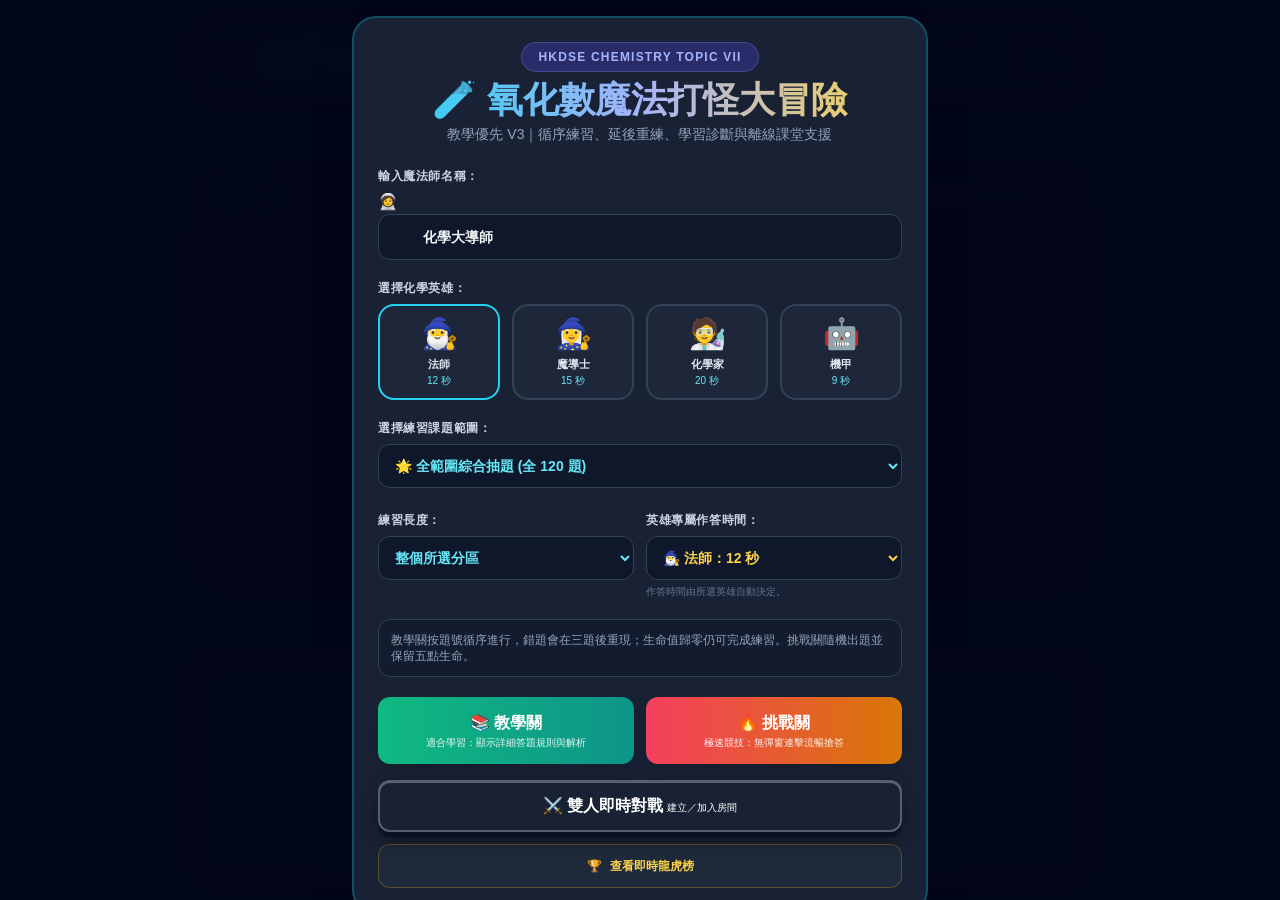
<file: games/oxidation-battle/index.html>
<!DOCTYPE html>
<html lang="zh-HK">
<head>
    <meta charset="UTF-8">
    <meta name="viewport" content="width=device-width, initial-scale=1.0">
    <title>HKDSE 化學｜氧化數魔法對戰 V3・教學優先版</title>
    
    <style>
        body {
            font-family: -apple-system, BlinkMacSystemFont, "PingFang HK", "Noto Sans TC", "Helvetica Neue", Arial, sans-serif;
            background-color: #0f172a;
            color: #f8fafc;
            overflow-x: hidden;
            user-select: none;
        }
        .glass-panel {
            background: rgba(30, 41, 59, 0.85);
            backdrop-filter: blur(12px);
            border: 1px solid rgba(255, 255, 255, 0.12);
        }
        @keyframes monsterBob {
            0%, 100% { transform: translateY(0px) scale(1); }
            50% { transform: translateY(-8px) scale(1.03); }
        }
        .monster-anim {
            animation: monsterBob 1.5s infinite ease-in-out;
        }
        @keyframes laserUp {
            0% { opacity: 1; height: 0%; }
            100% { opacity: 1; height: 100%; }
        }
        @keyframes laserDown {
            0% { opacity: 1; height: 0%; }
            100% { opacity: 1; height: 100%; }
        }
        .laser-beam-player {
            position: absolute;
            bottom: 60px;
            left: 50%;
            transform: translateX(-50%);
            width: 8px;
            background: linear-gradient(to top, #38bdf8, #818cf8, #ffffff);
            box-shadow: 0 0 20px #38bdf8, 0 0 40px #818cf8;
            border-radius: 4px;
            z-index: 30;
        }
        .laser-beam-monster {
            position: absolute;
            top: 60px;
            left: 50%;
            transform: translateX(-50%);
            width: 8px;
            background: linear-gradient(to bottom, #ef4444, #f97316, #ffffff);
            box-shadow: 0 0 20px #ef4444, 0 0 40px #f97316;
            border-radius: 4px;
            z-index: 30;
        }
        @keyframes shake {
            0%, 100% { transform: translate(0, 0); }
            20% { transform: translate(-8px, 5px); }
            40% { transform: translate(8px, -5px); }
            60% { transform: translate(-8px, -5px); }
            80% { transform: translate(8px, 5px); }
        }
        .shake-effect {
            animation: shake 0.35s ease-in-out;
        }
        .progress-bar-glow {
            box-shadow: 0 0 12px rgba(239, 68, 68, 0.8);
        }
        .toast-float {
            animation: floatUpFade 1.2s ease-out forwards;
        }
        @keyframes floatUpFade {
            0% { opacity: 0; transform: translate(-50%, 20px); }
            20% { opacity: 1; transform: translate(-50%, 0); }
            80% { opacity: 1; transform: translate(-50%, -10px); }
            100% { opacity: 0; transform: translate(-50%, -30px); }
        }

        button:focus-visible, input:focus-visible, select:focus-visible {
            outline: 3px solid rgba(56, 189, 248, 0.8);
            outline-offset: 3px;
        }
        button:disabled, input:disabled {
            opacity: 0.55;
            cursor: not-allowed;
        }
        .laser-beam-player {
            height: 62%;
            animation: laserFlash 0.24s ease-out forwards;
        }
        .laser-beam-monster {
            height: 62%;
            animation: laserFlash 0.24s ease-out forwards;
        }
        @keyframes laserFlash {
            0% { opacity: 0; transform: translateX(-50%) scaleY(0); }
            35% { opacity: 1; transform: translateX(-50%) scaleY(1); }
            100% { opacity: 0; transform: translateX(-50%) scaleY(1); }
        }
        body.reduce-motion *, body.reduce-motion *::before, body.reduce-motion *::after {
            animation-duration: 0.01ms !important;
            animation-iteration-count: 1 !important;
            transition-duration: 0.01ms !important;
            scroll-behavior: auto !important;
        }
        @media (prefers-reduced-motion: reduce) {
            *, *::before, *::after {
                animation-duration: 0.01ms !important;
                animation-iteration-count: 1 !important;
                transition-duration: 0.01ms !important;
                scroll-behavior: auto !important;
            }
        }

    
        :root { color-scheme: dark; }
        .sr-only {
            position: absolute; width: 1px; height: 1px; padding: 0; margin: -1px;
            overflow: hidden; clip: rect(0, 0, 0, 0); white-space: nowrap; border: 0;
        }
        button, input, select { min-height: 44px; }
        select:disabled { opacity: 1; cursor: not-allowed; }
        .v3-topbar > div { min-width: 0; }
        #hint-panel { line-height: 1.55; }
        .duel-action {
            min-height: 48px;
            cursor: pointer;
            border: 2px solid rgba(255,255,255,.28) !important;
            box-shadow: inset 0 1px 0 rgba(255,255,255,.3), 0 5px 0 #0b1020, 0 9px 20px rgba(0,0,0,.38) !important;
            transform: translateY(0);
            transition: transform .12s ease, filter .12s ease, box-shadow .12s ease;
        }
        .duel-action:hover:not(:disabled) {
            filter: brightness(1.14);
            transform: translateY(-2px);
            box-shadow: inset 0 1px 0 rgba(255,255,255,.35), 0 7px 0 #0b1020, 0 12px 24px rgba(0,0,0,.42) !important;
        }
        .duel-action:active:not(:disabled) {
            transform: translateY(4px) !important;
            box-shadow: inset 0 1px 0 rgba(255,255,255,.2), 0 1px 0 #0b1020, 0 4px 10px rgba(0,0,0,.35) !important;
        }
        .duel-action:focus-visible { outline: 3px solid #fbbf24; outline-offset: 4px; }
        .duel-action:disabled { cursor: not-allowed; opacity: .5; box-shadow: none !important; }
        body.high-contrast { background: #000; color: #fff; }
        body.high-contrast .glass-panel { background: #0b0f19; border-color: #fff; backdrop-filter: none; }
        body.high-contrast .text-slate-400, body.high-contrast .text-slate-500 { color: #d1d5db !important; }
        body.high-contrast button, body.high-contrast input, body.high-contrast select { border-color: #fff !important; }
        body.high-contrast #monster-timer-bar { background: #fff; box-shadow: none; }
        @media (max-width: 640px) {
            body { padding: 0.5rem; }
            .v3-topbar { display: grid !important; grid-template-columns: 1fr; }
            .v3-topbar > div { width: 100%; justify-content: space-between; gap: 0.35rem; }
            .v3-topbar .v3-identity { flex-wrap: wrap; }
            .v3-topbar #header-player-name { max-width: 8rem; overflow: hidden; text-overflow: ellipsis; white-space: nowrap; }
            #game-container { height: 22rem; }
            #formula-display { overflow-wrap: anywhere; text-align: center; }
            #btn-rules, #btn-settings { padding-left: 0.55rem; padding-right: 0.55rem; }
        }

    </style>
    <style id="compiled-utilities">*, ::before, ::after{--tw-border-spacing-x:0;--tw-border-spacing-y:0;--tw-translate-x:0;--tw-translate-y:0;--tw-rotate:0;--tw-skew-x:0;--tw-skew-y:0;--tw-scale-x:1;--tw-scale-y:1;--tw-pan-x: ;--tw-pan-y: ;--tw-pinch-zoom: ;--tw-scroll-snap-strictness:proximity;--tw-gradient-from-position: ;--tw-gradient-via-position: ;--tw-gradient-to-position: ;--tw-ordinal: ;--tw-slashed-zero: ;--tw-numeric-figure: ;--tw-numeric-spacing: ;--tw-numeric-fraction: ;--tw-ring-inset: ;--tw-ring-offset-width:0px;--tw-ring-offset-color:#fff;--tw-ring-color:rgb(59 130 246 / 0.5);--tw-ring-offset-shadow:0 0 #0000;--tw-ring-shadow:0 0 #0000;--tw-shadow:0 0 #0000;--tw-shadow-colored:0 0 #0000;--tw-blur: ;--tw-brightness: ;--tw-contrast: ;--tw-grayscale: ;--tw-hue-rotate: ;--tw-invert: ;--tw-saturate: ;--tw-sepia: ;--tw-drop-shadow: ;--tw-backdrop-blur: ;--tw-backdrop-brightness: ;--tw-backdrop-contrast: ;--tw-backdrop-grayscale: ;--tw-backdrop-hue-rotate: ;--tw-backdrop-invert: ;--tw-backdrop-opacity: ;--tw-backdrop-saturate: ;--tw-backdrop-sepia: ;--tw-contain-size: ;--tw-contain-layout: ;--tw-contain-paint: ;--tw-contain-style: }::backdrop{--tw-border-spacing-x:0;--tw-border-spacing-y:0;--tw-translate-x:0;--tw-translate-y:0;--tw-rotate:0;--tw-skew-x:0;--tw-skew-y:0;--tw-scale-x:1;--tw-scale-y:1;--tw-pan-x: ;--tw-pan-y: ;--tw-pinch-zoom: ;--tw-scroll-snap-strictness:proximity;--tw-gradient-from-position: ;--tw-gradient-via-position: ;--tw-gradient-to-position: ;--tw-ordinal: ;--tw-slashed-zero: ;--tw-numeric-figure: ;--tw-numeric-spacing: ;--tw-numeric-fraction: ;--tw-ring-inset: ;--tw-ring-offset-width:0px;--tw-ring-offset-color:#fff;--tw-ring-color:rgb(59 130 246 / 0.5);--tw-ring-offset-shadow:0 0 #0000;--tw-ring-shadow:0 0 #0000;--tw-shadow:0 0 #0000;--tw-shadow-colored:0 0 #0000;--tw-blur: ;--tw-brightness: ;--tw-contrast: ;--tw-grayscale: ;--tw-hue-rotate: ;--tw-invert: ;--tw-saturate: ;--tw-sepia: ;--tw-drop-shadow: ;--tw-backdrop-blur: ;--tw-backdrop-brightness: ;--tw-backdrop-contrast: ;--tw-backdrop-grayscale: ;--tw-backdrop-hue-rotate: ;--tw-backdrop-invert: ;--tw-backdrop-opacity: ;--tw-backdrop-saturate: ;--tw-backdrop-sepia: ;--tw-contain-size: ;--tw-contain-layout: ;--tw-contain-paint: ;--tw-contain-style: }/* ! tailwindcss v3.4.17 | MIT License | tailwindcss */*,::after,::before{box-sizing:border-box;border-width:0;border-style:solid;border-color:#e5e7eb}::after,::before{--tw-content:''}:host,html{line-height:1.5;-webkit-text-size-adjust:100%;-moz-tab-size:4;tab-size:4;font-family:ui-sans-serif, system-ui, sans-serif, "Apple Color Emoji", "Segoe UI Emoji", "Segoe UI Symbol", "Noto Color Emoji";font-feature-settings:normal;font-variation-settings:normal;-webkit-tap-highlight-color:transparent}body{margin:0;line-height:inherit}hr{height:0;color:inherit;border-top-width:1px}abbr:where([title]){-webkit-text-decoration:underline dotted;text-decoration:underline dotted}h1,h2,h3,h4,h5,h6{font-size:inherit;font-weight:inherit}a{color:inherit;text-decoration:inherit}b,strong{font-weight:bolder}code,kbd,pre,samp{font-family:ui-monospace, SFMono-Regular, Menlo, Monaco, Consolas, "Liberation Mono", "Courier New", monospace;font-feature-settings:normal;font-variation-settings:normal;font-size:1em}small{font-size:80%}sub,sup{font-size:75%;line-height:0;position:relative;vertical-align:baseline}sub{bottom:-.25em}sup{top:-.5em}table{text-indent:0;border-color:inherit;border-collapse:collapse}button,input,optgroup,select,textarea{font-family:inherit;font-feature-settings:inherit;font-variation-settings:inherit;font-size:100%;font-weight:inherit;line-height:inherit;letter-spacing:inherit;color:inherit;margin:0;padding:0}button,select{text-transform:none}button,input:where([type=button]),input:where([type=reset]),input:where([type=submit]){-webkit-appearance:button;background-color:transparent;background-image:none}:-moz-focusring{outline:auto}:-moz-ui-invalid{box-shadow:none}progress{vertical-align:baseline}::-webkit-inner-spin-button,::-webkit-outer-spin-button{height:auto}[type=search]{-webkit-appearance:textfield;outline-offset:-2px}::-webkit-search-decoration{-webkit-appearance:none}::-webkit-file-upload-button{-webkit-appearance:button;font:inherit}summary{display:list-item}blockquote,dd,dl,figure,h1,h2,h3,h4,h5,h6,hr,p,pre{margin:0}fieldset{margin:0;padding:0}legend{padding:0}menu,ol,ul{list-style:none;margin:0;padding:0}dialog{padding:0}textarea{resize:vertical}input::placeholder,textarea::placeholder{opacity:1;color:#9ca3af}[role=button],button{cursor:pointer}:disabled{cursor:default}audio,canvas,embed,iframe,img,object,svg,video{display:block;vertical-align:middle}img,video{max-width:100%;height:auto}[hidden]:where(:not([hidden=until-found])){display:none}.fixed{position:fixed}.absolute{position:absolute}.relative{position:relative}.inset-0{inset:0px}.-bottom-1{bottom:-0.25rem}.bottom-16{bottom:4rem}.left-0{left:0px}.left-1\/2{left:50%}.left-4{left:1rem}.right-0{right:0px}.top-1\/2{top:50%}.z-0{z-index:0}.z-10{z-index:10}.z-50{z-index:50}.z-\[60\]{z-index:60}.mx-auto{margin-left:auto;margin-right:auto}.my-4{margin-top:1rem;margin-bottom:1rem}.my-auto{margin-top:auto;margin-bottom:auto}.mb-0\.5{margin-bottom:0.125rem}.mb-1{margin-bottom:0.25rem}.mb-1\.5{margin-bottom:0.375rem}.mb-2{margin-bottom:0.5rem}.mb-3{margin-bottom:0.75rem}.mb-4{margin-bottom:1rem}.mb-5{margin-bottom:1.25rem}.mb-6{margin-bottom:1.5rem}.ml-1{margin-left:0.25rem}.ml-2{margin-left:0.5rem}.mr-1\.5{margin-right:0.375rem}.mr-2{margin-right:0.5rem}.mt-0\.5{margin-top:0.125rem}.mt-1{margin-top:0.25rem}.mt-2{margin-top:0.5rem}.mt-3{margin-top:0.75rem}.mt-5{margin-top:1.25rem}.block{display:block}.inline-block{display:inline-block}.flex{display:flex}.grid{display:grid}.hidden{display:none}.h-1{height:0.25rem}.h-16{height:4rem}.h-2{height:0.5rem}.h-2\.5{height:0.625rem}.h-3{height:0.75rem}.h-\[380px\]{height:380px}.h-full{height:100%}.max-h-52{max-height:13rem}.max-h-\[85vh\]{max-height:85vh}.max-h-\[92vh\]{max-height:92vh}.min-h-screen{min-height:100vh}.w-12{width:3rem}.w-64{width:16rem}.w-full{width:100%}.max-w-2xl{max-width:42rem}.max-w-4xl{max-width:56rem}.max-w-lg{max-width:32rem}.max-w-md{max-width:28rem}.max-w-xl{max-width:36rem}.flex-1{flex:1 1 0%}.-translate-x-1\/2{--tw-translate-x:-50%;transform:translate(var(--tw-translate-x), var(--tw-translate-y)) rotate(var(--tw-rotate)) skewX(var(--tw-skew-x)) skewY(var(--tw-skew-y)) scaleX(var(--tw-scale-x)) scaleY(var(--tw-scale-y))}.-translate-y-1\/2{--tw-translate-y:-50%;transform:translate(var(--tw-translate-x), var(--tw-translate-y)) rotate(var(--tw-rotate)) skewX(var(--tw-skew-x)) skewY(var(--tw-skew-y)) scaleX(var(--tw-scale-x)) scaleY(var(--tw-scale-y))}@keyframes pulse{50%{opacity:.5}}.animate-pulse{animation:pulse 2s cubic-bezier(0.4, 0, 0.6, 1) infinite}@keyframes spin{to{transform:rotate(360deg)}}.animate-spin{animation:spin 1s linear infinite}.grid-cols-1{grid-template-columns:repeat(1, minmax(0, 1fr))}.grid-cols-2{grid-template-columns:repeat(2, minmax(0, 1fr))}.grid-cols-4{grid-template-columns:repeat(4, minmax(0, 1fr))}.flex-col{flex-direction:column}.flex-wrap{flex-wrap:wrap}.items-start{align-items:flex-start}.items-end{align-items:flex-end}.items-center{align-items:center}.justify-start{justify-content:flex-start}.justify-center{justify-content:center}.justify-between{justify-content:space-between}.gap-1{gap:0.25rem}.gap-1\.5{gap:0.375rem}.gap-2{gap:0.5rem}.gap-3{gap:0.75rem}.gap-4{gap:1rem}.space-x-1\.5 > :not([hidden]) ~ :not([hidden]){--tw-space-x-reverse:0;margin-right:calc(0.375rem * var(--tw-space-x-reverse));margin-left:calc(0.375rem * calc(1 - var(--tw-space-x-reverse)))}.space-x-3 > :not([hidden]) ~ :not([hidden]){--tw-space-x-reverse:0;margin-right:calc(0.75rem * var(--tw-space-x-reverse));margin-left:calc(0.75rem * calc(1 - var(--tw-space-x-reverse)))}.space-y-1\.5 > :not([hidden]) ~ :not([hidden]){--tw-space-y-reverse:0;margin-top:calc(0.375rem * calc(1 - var(--tw-space-y-reverse)));margin-bottom:calc(0.375rem * var(--tw-space-y-reverse))}.space-y-2 > :not([hidden]) ~ :not([hidden]){--tw-space-y-reverse:0;margin-top:calc(0.5rem * calc(1 - var(--tw-space-y-reverse)));margin-bottom:calc(0.5rem * var(--tw-space-y-reverse))}.space-y-3 > :not([hidden]) ~ :not([hidden]){--tw-space-y-reverse:0;margin-top:calc(0.75rem * calc(1 - var(--tw-space-y-reverse)));margin-bottom:calc(0.75rem * var(--tw-space-y-reverse))}.overflow-hidden{overflow:hidden}.overflow-y-auto{overflow-y:auto}.rounded-2xl{border-radius:1rem}.rounded-3xl{border-radius:1.5rem}.rounded-full{border-radius:9999px}.rounded-lg{border-radius:0.5rem}.rounded-xl{border-radius:0.75rem}.border{border-width:1px}.border-2{border-width:2px}.border-b{border-bottom-width:1px}.border-t{border-top-width:1px}.border-amber-500\/30{border-color:rgb(245 158 11 / 0.3)}.border-amber-500\/40{border-color:rgb(245 158 11 / 0.4)}.border-cyan-400{--tw-border-opacity:1;border-color:rgb(34 211 238 / var(--tw-border-opacity, 1))}.border-cyan-400\/80{border-color:rgb(34 211 238 / 0.8)}.border-cyan-500\/30{border-color:rgb(6 182 212 / 0.3)}.border-cyan-500\/40{border-color:rgb(6 182 212 / 0.4)}.border-emerald-500\/40{border-color:rgb(16 185 129 / 0.4)}.border-indigo-400\/30{border-color:rgb(129 140 248 / 0.3)}.border-indigo-500\/40{border-color:rgb(99 102 241 / 0.4)}.border-indigo-700\/50{border-color:rgb(67 56 202 / 0.5)}.border-indigo-700\/60{border-color:rgb(67 56 202 / 0.6)}.border-rose-500\/30{border-color:rgb(244 63 94 / 0.3)}.border-slate-500\/40{border-color:rgb(100 116 139 / 0.4)}.border-slate-600{--tw-border-opacity:1;border-color:rgb(71 85 105 / var(--tw-border-opacity, 1))}.border-slate-700{--tw-border-opacity:1;border-color:rgb(51 65 85 / var(--tw-border-opacity, 1))}.border-slate-700\/50{border-color:rgb(51 65 85 / 0.5)}.border-slate-800{--tw-border-opacity:1;border-color:rgb(30 41 59 / var(--tw-border-opacity, 1))}.border-slate-800\/80{border-color:rgb(30 41 59 / 0.8)}.bg-cyan-500{--tw-bg-opacity:1;background-color:rgb(6 182 212 / var(--tw-bg-opacity, 1))}.bg-cyan-500\/20{background-color:rgb(6 182 212 / 0.2)}.bg-emerald-500\/20{background-color:rgb(16 185 129 / 0.2)}.bg-indigo-600\/30{background-color:rgb(79 70 229 / 0.3)}.bg-indigo-600\/50{background-color:rgb(79 70 229 / 0.5)}.bg-indigo-900\/40{background-color:rgb(49 46 129 / 0.4)}.bg-indigo-950\/80{background-color:rgb(30 27 75 / 0.8)}.bg-rose-500{--tw-bg-opacity:1;background-color:rgb(244 63 94 / var(--tw-bg-opacity, 1))}.bg-slate-700{--tw-bg-opacity:1;background-color:rgb(51 65 85 / var(--tw-bg-opacity, 1))}.bg-slate-700\/80{background-color:rgb(51 65 85 / 0.8)}.bg-slate-800{--tw-bg-opacity:1;background-color:rgb(30 41 59 / var(--tw-bg-opacity, 1))}.bg-slate-800\/80{background-color:rgb(30 41 59 / 0.8)}.bg-slate-900\/60{background-color:rgb(15 23 42 / 0.6)}.bg-slate-900\/80{background-color:rgb(15 23 42 / 0.8)}.bg-slate-900\/90{background-color:rgb(15 23 42 / 0.9)}.bg-slate-950{--tw-bg-opacity:1;background-color:rgb(2 6 23 / var(--tw-bg-opacity, 1))}.bg-slate-950\/80{background-color:rgb(2 6 23 / 0.8)}.bg-slate-950\/85{background-color:rgb(2 6 23 / 0.85)}.bg-slate-950\/90{background-color:rgb(2 6 23 / 0.9)}.bg-slate-950\/95{background-color:rgb(2 6 23 / 0.95)}.bg-\[radial-gradient\(\#1e293b_1px\2c transparent_1px\)\]{background-image:radial-gradient(#1e293b 1px,transparent 1px)}.bg-gradient-to-r{background-image:linear-gradient(to right, var(--tw-gradient-stops))}.from-cyan-400{--tw-gradient-from:#22d3ee var(--tw-gradient-from-position);--tw-gradient-to:rgb(34 211 238 / 0) var(--tw-gradient-to-position);--tw-gradient-stops:var(--tw-gradient-from), var(--tw-gradient-to)}.from-cyan-500{--tw-gradient-from:#06b6d4 var(--tw-gradient-from-position);--tw-gradient-to:rgb(6 182 212 / 0) var(--tw-gradient-to-position);--tw-gradient-stops:var(--tw-gradient-from), var(--tw-gradient-to)}.from-emerald-500{--tw-gradient-from:#10b981 var(--tw-gradient-from-position);--tw-gradient-to:rgb(16 185 129 / 0) var(--tw-gradient-to-position);--tw-gradient-stops:var(--tw-gradient-from), var(--tw-gradient-to)}.from-rose-500{--tw-gradient-from:#f43f5e var(--tw-gradient-from-position);--tw-gradient-to:rgb(244 63 94 / 0) var(--tw-gradient-to-position);--tw-gradient-stops:var(--tw-gradient-from), var(--tw-gradient-to)}.from-transparent{--tw-gradient-from:transparent var(--tw-gradient-from-position);--tw-gradient-to:rgb(0 0 0 / 0) var(--tw-gradient-to-position);--tw-gradient-stops:var(--tw-gradient-from), var(--tw-gradient-to)}.via-indigo-300{--tw-gradient-to:rgb(165 180 252 / 0)  var(--tw-gradient-to-position);--tw-gradient-stops:var(--tw-gradient-from), #a5b4fc var(--tw-gradient-via-position), var(--tw-gradient-to)}.via-rose-500\/50{--tw-gradient-to:rgb(244 63 94 / 0)  var(--tw-gradient-to-position);--tw-gradient-stops:var(--tw-gradient-from), rgb(244 63 94 / 0.5) var(--tw-gradient-via-position), var(--tw-gradient-to)}.to-amber-300{--tw-gradient-to:#fcd34d var(--tw-gradient-to-position)}.to-amber-500{--tw-gradient-to:#f59e0b var(--tw-gradient-to-position)}.to-amber-600{--tw-gradient-to:#d97706 var(--tw-gradient-to-position)}.to-blue-600{--tw-gradient-to:#2563eb var(--tw-gradient-to-position)}.to-indigo-300{--tw-gradient-to:#a5b4fc var(--tw-gradient-to-position)}.to-indigo-600{--tw-gradient-to:#4f46e5 var(--tw-gradient-to-position)}.to-teal-600{--tw-gradient-to:#0d9488 var(--tw-gradient-to-position)}.to-transparent{--tw-gradient-to:transparent var(--tw-gradient-to-position)}.bg-clip-text{-webkit-background-clip:text;background-clip:text}.p-0\.5{padding:0.125rem}.p-2{padding:0.5rem}.p-2\.5{padding:0.625rem}.p-3{padding:0.75rem}.p-4{padding:1rem}.p-5{padding:1.25rem}.p-6{padding:1.5rem}.px-2{padding-left:0.5rem;padding-right:0.5rem}.px-2\.5{padding-left:0.625rem;padding-right:0.625rem}.px-3{padding-left:0.75rem;padding-right:0.75rem}.px-4{padding-left:1rem;padding-right:1rem}.px-5{padding-left:1.25rem;padding-right:1.25rem}.py-0\.5{padding-top:0.125rem;padding-bottom:0.125rem}.py-1{padding-top:0.25rem;padding-bottom:0.25rem}.py-1\.5{padding-top:0.375rem;padding-bottom:0.375rem}.py-2{padding-top:0.5rem;padding-bottom:0.5rem}.py-2\.5{padding-top:0.625rem;padding-bottom:0.625rem}.py-3{padding-top:0.75rem;padding-bottom:0.75rem}.py-3\.5{padding-top:0.875rem;padding-bottom:0.875rem}.pb-3{padding-bottom:0.75rem}.pl-11{padding-left:2.75rem}.pr-4{padding-right:1rem}.pt-2{padding-top:0.5rem}.text-left{text-align:left}.text-center{text-align:center}.font-mono{font-family:ui-monospace, SFMono-Regular, Menlo, Monaco, Consolas, "Liberation Mono", "Courier New", monospace}.text-2xl{font-size:1.5rem;line-height:2rem}.text-3xl{font-size:1.875rem;line-height:2.25rem}.text-4xl{font-size:2.25rem;line-height:2.5rem}.text-5xl{font-size:3rem;line-height:1}.text-\[10px\]{font-size:10px}.text-\[11px\]{font-size:11px}.text-\[9px\]{font-size:9px}.text-base{font-size:1rem;line-height:1.5rem}.text-lg{font-size:1.125rem;line-height:1.75rem}.text-sm{font-size:0.875rem;line-height:1.25rem}.text-xl{font-size:1.25rem;line-height:1.75rem}.text-xs{font-size:0.75rem;line-height:1rem}.font-black{font-weight:900}.font-bold{font-weight:700}.font-extrabold{font-weight:800}.font-normal{font-weight:400}.uppercase{text-transform:uppercase}.leading-none{line-height:1}.leading-tight{line-height:1.25}.tracking-wide{letter-spacing:0.025em}.tracking-wider{letter-spacing:0.05em}.tracking-widest{letter-spacing:0.1em}.text-amber-300{--tw-text-opacity:1;color:rgb(252 211 77 / var(--tw-text-opacity, 1))}.text-amber-300\/90{color:rgb(252 211 77 / 0.9)}.text-amber-400{--tw-text-opacity:1;color:rgb(251 191 36 / var(--tw-text-opacity, 1))}.text-cyan-300{--tw-text-opacity:1;color:rgb(103 232 249 / var(--tw-text-opacity, 1))}.text-cyan-400{--tw-text-opacity:1;color:rgb(34 211 238 / var(--tw-text-opacity, 1))}.text-emerald-300{--tw-text-opacity:1;color:rgb(110 231 183 / var(--tw-text-opacity, 1))}.text-indigo-300{--tw-text-opacity:1;color:rgb(165 180 252 / var(--tw-text-opacity, 1))}.text-rose-400{--tw-text-opacity:1;color:rgb(251 113 133 / var(--tw-text-opacity, 1))}.text-rose-500{--tw-text-opacity:1;color:rgb(244 63 94 / var(--tw-text-opacity, 1))}.text-slate-100{--tw-text-opacity:1;color:rgb(241 245 249 / var(--tw-text-opacity, 1))}.text-slate-200{--tw-text-opacity:1;color:rgb(226 232 240 / var(--tw-text-opacity, 1))}.text-slate-300{--tw-text-opacity:1;color:rgb(203 213 225 / var(--tw-text-opacity, 1))}.text-slate-400{--tw-text-opacity:1;color:rgb(148 163 184 / var(--tw-text-opacity, 1))}.text-slate-500{--tw-text-opacity:1;color:rgb(100 116 139 / var(--tw-text-opacity, 1))}.text-slate-950{--tw-text-opacity:1;color:rgb(2 6 23 / var(--tw-text-opacity, 1))}.text-transparent{color:transparent}.text-white{--tw-text-opacity:1;color:rgb(255 255 255 / var(--tw-text-opacity, 1))}.underline{-webkit-text-decoration-line:underline;text-decoration-line:underline}.placeholder-slate-500::placeholder{--tw-placeholder-opacity:1;color:rgb(100 116 139 / var(--tw-placeholder-opacity, 1))}.opacity-40{opacity:0.4}.opacity-90{opacity:0.9}.shadow-2xl{--tw-shadow:0 25px 50px -12px rgb(0 0 0 / 0.25);--tw-shadow-colored:0 25px 50px -12px var(--tw-shadow-color);box-shadow:var(--tw-ring-offset-shadow, 0 0 #0000), var(--tw-ring-shadow, 0 0 #0000), var(--tw-shadow)}.shadow-\[0_0_20px_rgba\(56\2c 189\2c 248\2c 0\.3\)\]{--tw-shadow:0 0 20px rgba(56,189,248,0.3);--tw-shadow-colored:0 0 20px var(--tw-shadow-color);box-shadow:var(--tw-ring-offset-shadow, 0 0 #0000), var(--tw-ring-shadow, 0 0 #0000), var(--tw-shadow)}.shadow-inner{--tw-shadow:inset 0 2px 4px 0 rgb(0 0 0 / 0.05);--tw-shadow-colored:inset 0 2px 4px 0 var(--tw-shadow-color);box-shadow:var(--tw-ring-offset-shadow, 0 0 #0000), var(--tw-ring-shadow, 0 0 #0000), var(--tw-shadow)}.shadow-lg{--tw-shadow:0 10px 15px -3px rgb(0 0 0 / 0.1), 0 4px 6px -4px rgb(0 0 0 / 0.1);--tw-shadow-colored:0 10px 15px -3px var(--tw-shadow-color), 0 4px 6px -4px var(--tw-shadow-color);box-shadow:var(--tw-ring-offset-shadow, 0 0 #0000), var(--tw-ring-shadow, 0 0 #0000), var(--tw-shadow)}.shadow-md{--tw-shadow:0 4px 6px -1px rgb(0 0 0 / 0.1), 0 2px 4px -2px rgb(0 0 0 / 0.1);--tw-shadow-colored:0 4px 6px -1px var(--tw-shadow-color), 0 2px 4px -2px var(--tw-shadow-color);box-shadow:var(--tw-ring-offset-shadow, 0 0 #0000), var(--tw-ring-shadow, 0 0 #0000), var(--tw-shadow)}.blur-sm{--tw-blur:blur(4px);filter:var(--tw-blur) var(--tw-brightness) var(--tw-contrast) var(--tw-grayscale) var(--tw-hue-rotate) var(--tw-invert) var(--tw-saturate) var(--tw-sepia) var(--tw-drop-shadow)}.drop-shadow-\[0_0_20px_rgba\(244\2c 63\2c 94\2c 0\.7\)\]{--tw-drop-shadow:drop-shadow(0 0 20px rgba(244,63,94,0.7));filter:var(--tw-blur) var(--tw-brightness) var(--tw-contrast) var(--tw-grayscale) var(--tw-hue-rotate) var(--tw-invert) var(--tw-saturate) var(--tw-sepia) var(--tw-drop-shadow)}.filter{filter:var(--tw-blur) var(--tw-brightness) var(--tw-contrast) var(--tw-grayscale) var(--tw-hue-rotate) var(--tw-invert) var(--tw-saturate) var(--tw-sepia) var(--tw-drop-shadow)}.backdrop-blur-md{--tw-backdrop-blur:blur(12px);-webkit-backdrop-filter:var(--tw-backdrop-blur) var(--tw-backdrop-brightness) var(--tw-backdrop-contrast) var(--tw-backdrop-grayscale) var(--tw-backdrop-hue-rotate) var(--tw-backdrop-invert) var(--tw-backdrop-opacity) var(--tw-backdrop-saturate) var(--tw-backdrop-sepia);backdrop-filter:var(--tw-backdrop-blur) var(--tw-backdrop-brightness) var(--tw-backdrop-contrast) var(--tw-backdrop-grayscale) var(--tw-backdrop-hue-rotate) var(--tw-backdrop-invert) var(--tw-backdrop-opacity) var(--tw-backdrop-saturate) var(--tw-backdrop-sepia)}.transition{transition-property:color, background-color, border-color, fill, stroke, opacity, box-shadow, transform, filter, -webkit-text-decoration-color, -webkit-backdrop-filter;transition-property:color, background-color, border-color, text-decoration-color, fill, stroke, opacity, box-shadow, transform, filter, backdrop-filter;transition-property:color, background-color, border-color, text-decoration-color, fill, stroke, opacity, box-shadow, transform, filter, backdrop-filter, -webkit-text-decoration-color, -webkit-backdrop-filter;transition-timing-function:cubic-bezier(0.4, 0, 0.2, 1);transition-duration:150ms}.transition-all{transition-property:all;transition-timing-function:cubic-bezier(0.4, 0, 0.2, 1);transition-duration:150ms}.transition-transform{transition-property:transform;transition-timing-function:cubic-bezier(0.4, 0, 0.2, 1);transition-duration:150ms}.duration-200{transition-duration:200ms}.duration-300{transition-duration:300ms}.duration-75{transition-duration:75ms}.\[background-size\:16px_16px\]{background-size:16px 16px}.hover\:bg-cyan-400:hover{--tw-bg-opacity:1;background-color:rgb(34 211 238 / var(--tw-bg-opacity, 1))}.hover\:bg-slate-600:hover{--tw-bg-opacity:1;background-color:rgb(71 85 105 / var(--tw-bg-opacity, 1))}.hover\:bg-slate-700:hover{--tw-bg-opacity:1;background-color:rgb(51 65 85 / var(--tw-bg-opacity, 1))}.hover\:bg-slate-700\/80:hover{background-color:rgb(51 65 85 / 0.8)}.hover\:from-cyan-400:hover{--tw-gradient-from:#22d3ee var(--tw-gradient-from-position);--tw-gradient-to:rgb(34 211 238 / 0) var(--tw-gradient-to-position);--tw-gradient-stops:var(--tw-gradient-from), var(--tw-gradient-to)}.hover\:from-emerald-400:hover{--tw-gradient-from:#34d399 var(--tw-gradient-from-position);--tw-gradient-to:rgb(52 211 153 / 0) var(--tw-gradient-to-position);--tw-gradient-stops:var(--tw-gradient-from), var(--tw-gradient-to)}.hover\:from-rose-400:hover{--tw-gradient-from:#fb7185 var(--tw-gradient-from-position);--tw-gradient-to:rgb(251 113 133 / 0) var(--tw-gradient-to-position);--tw-gradient-stops:var(--tw-gradient-from), var(--tw-gradient-to)}.hover\:to-amber-500:hover{--tw-gradient-to:#f59e0b var(--tw-gradient-to-position)}.hover\:to-blue-500:hover{--tw-gradient-to:#3b82f6 var(--tw-gradient-to-position)}.hover\:to-indigo-500:hover{--tw-gradient-to:#6366f1 var(--tw-gradient-to-position)}.hover\:to-teal-500:hover{--tw-gradient-to:#14b8a6 var(--tw-gradient-to-position)}.hover\:text-rose-400:hover{--tw-text-opacity:1;color:rgb(251 113 133 / var(--tw-text-opacity, 1))}.hover\:text-white:hover{--tw-text-opacity:1;color:rgb(255 255 255 / var(--tw-text-opacity, 1))}.focus\:border-amber-400:focus{--tw-border-opacity:1;border-color:rgb(251 191 36 / var(--tw-border-opacity, 1))}.focus\:border-cyan-400:focus{--tw-border-opacity:1;border-color:rgb(34 211 238 / var(--tw-border-opacity, 1))}.focus\:outline-none:focus{outline:2px solid transparent;outline-offset:2px}.active\:scale-95:active{--tw-scale-x:.95;--tw-scale-y:.95;transform:translate(var(--tw-translate-x), var(--tw-translate-y)) rotate(var(--tw-rotate)) skewX(var(--tw-skew-x)) skewY(var(--tw-skew-y)) scaleX(var(--tw-scale-x)) scaleY(var(--tw-scale-y))}@media (min-width: 640px){.sm\:h-\[420px\]{height:420px}.sm\:w-72{width:18rem}.sm\:grid-cols-2{grid-template-columns:repeat(2, minmax(0, 1fr))}.sm\:grid-cols-4{grid-template-columns:repeat(4, minmax(0, 1fr))}.sm\:gap-2{gap:0.5rem}.sm\:gap-3{gap:0.75rem}.sm\:space-x-6 > :not([hidden]) ~ :not([hidden]){--tw-space-x-reverse:0;margin-right:calc(1.5rem * var(--tw-space-x-reverse));margin-left:calc(1.5rem * calc(1 - var(--tw-space-x-reverse)))}.sm\:p-2\.5{padding:0.625rem}.sm\:p-4{padding:1rem}.sm\:p-6{padding:1.5rem}.sm\:px-4{padding-left:1rem;padding-right:1rem}.sm\:px-5{padding-left:1.25rem;padding-right:1.25rem}.sm\:py-2{padding-top:0.5rem;padding-bottom:0.5rem}.sm\:text-2xl{font-size:1.5rem;line-height:2rem}.sm\:text-3xl{font-size:1.875rem;line-height:2.25rem}.sm\:text-4xl{font-size:2.25rem;line-height:2.5rem}.sm\:text-5xl{font-size:3rem;line-height:1}.sm\:text-6xl{font-size:3.75rem;line-height:1}.sm\:text-\[11px\]{font-size:11px}.sm\:text-base{font-size:1rem;line-height:1.5rem}.sm\:text-lg{font-size:1.125rem;line-height:1.75rem}.sm\:text-sm{font-size:0.875rem;line-height:1.25rem}.sm\:text-xl{font-size:1.25rem;line-height:1.75rem}}</style>
</head>
<body class="min-h-screen flex flex-col justify-between items-center p-2 sm:p-4">
    <div id="timer-live" class="sr-only" aria-live="assertive" aria-atomic="true"></div>

    <!-- 1. WELCOME & SETUP MODAL -->
    <div id="screen-welcome" class="fixed inset-0 z-50 flex items-center justify-center p-4 bg-slate-950/95 backdrop-blur-md overflow-y-auto">
        <div class="glass-panel w-full max-w-xl rounded-3xl p-6 border-2 border-cyan-500/30 shadow-2xl my-auto text-left">
            <div class="text-center mb-6">
                <div class="inline-block px-4 py-1.5 bg-indigo-600/30 border border-indigo-400/30 rounded-full text-indigo-300 text-xs font-bold mb-2 tracking-widest uppercase">
                    HKDSE Chemistry Topic VII
                </div>
                <h1 class="text-3xl sm:text-4xl font-black text-transparent bg-clip-text bg-gradient-to-r from-cyan-400 via-indigo-300 to-amber-300">
                    🧪 氧化數魔法打怪大冒險
                </h1>
                <p class="text-slate-400 text-xs sm:text-sm mt-1">教學優先 V3｜循序練習、延後重練、學習診斷與離線課堂支援</p>
            </div>

            <!-- Player Name Input -->
            <div class="mb-5">
                <label class="block text-xs font-bold text-slate-300 mb-1.5 uppercase tracking-wider">輸入魔法師名稱：</label>
                <div class="relative">
                    <span aria-hidden="true">🧑‍🚀</span>
                    <input type="text" id="player-name-input" value="化學大導師" maxlength="24" placeholder="請輸入你的名字"
                        class="w-full bg-slate-900/90 text-slate-100 font-bold pl-11 pr-4 py-3 rounded-xl border border-slate-700 focus:border-cyan-400 focus:outline-none text-sm transition">
                </div>
            </div>

            <!-- Character Selection -->
            <div class="mb-5">
                <label class="block text-xs font-bold text-slate-300 mb-2 uppercase tracking-wider">選擇化學英雄：</label>
                <div class="grid grid-cols-4 gap-2 sm:gap-3">
                    <button class="char-opt-btn active bg-slate-800/80 hover:bg-slate-700/80 border-2 border-cyan-400 p-2.5 rounded-2xl flex flex-col items-center transition" data-avatar="🧙‍♂️" data-name="經典法師" data-time-ms="12000">
                        <span class="text-3xl mb-1">🧙‍♂️</span>
                        <span class="text-[11px] font-bold text-slate-200">法師</span>
                        <span class="text-[10px] text-cyan-300">12 秒</span>
                    </button>
                    <button class="char-opt-btn bg-slate-800/80 hover:bg-slate-700/80 border-2 border-slate-700 p-2.5 rounded-2xl flex flex-col items-center transition" data-avatar="🧙‍♀️" data-name="元素魔導士" data-time-ms="15000">
                        <span class="text-3xl mb-1">🧙‍♀️</span>
                        <span class="text-[11px] font-bold text-slate-200">魔導士</span>
                        <span class="text-[10px] text-cyan-300">15 秒</span>
                    </button>
                    <button class="char-opt-btn bg-slate-800/80 hover:bg-slate-700/80 border-2 border-slate-700 p-2.5 rounded-2xl flex flex-col items-center transition" data-avatar="🧑‍🔬" data-name="瘋狂化學家" data-time-ms="20000">
                        <span class="text-3xl mb-1">🧑‍🔬</span>
                        <span class="text-[11px] font-bold text-slate-200">化學家</span>
                        <span class="text-[10px] text-cyan-300">20 秒</span>
                    </button>
                    <button class="char-opt-btn bg-slate-800/80 hover:bg-slate-700/80 border-2 border-slate-700 p-2.5 rounded-2xl flex flex-col items-center transition" data-avatar="🤖" data-name="AI煉金機甲" data-time-ms="9000">
                        <span class="text-3xl mb-1">🤖</span>
                        <span class="text-[11px] font-bold text-slate-200">機甲</span>
                        <span class="text-[10px] text-cyan-300">9 秒</span>
                    </button>
                </div>
            </div>

            <!-- Topic Category Filter -->
            <div class="mb-6">
                <label class="block text-xs font-bold text-slate-300 mb-2 uppercase tracking-wider">選擇練習課題範圍：</label>
                <select id="category-select" class="w-full bg-slate-900/90 text-cyan-300 font-bold p-3 rounded-xl border border-slate-700 focus:border-cyan-400 text-xs sm:text-sm">
                    <option value="ALL">🌟 全範圍綜合抽題 (全 120 題)</option>
                    <option value="SECTION_1">🟢 第一區：單質與單原子離子 (第 1–25 題)</option>
                    <option value="SECTION_2">🔵 第二區：二元化合物與氧化物 (第 26–50 題)</option>
                    <option value="SECTION_3">🟡 第三區：DSE 常考規則特例 (第 51–65 題)</option>
                    <option value="SECTION_4">🟠 第四區：多原子離子與酸根 (第 66–90 題)</option>
                    <option value="SECTION_5">🟣 第五區：錯合物與錯離子 (第 91–120 題)</option>
                </select>
            </div>


            <div class="mb-5 grid grid-cols-1 sm:grid-cols-2 gap-3">
                <div>
                    <label for="question-count-select" class="block text-xs font-bold text-slate-300 mb-2 uppercase tracking-wider">練習長度：</label>
                    <select id="question-count-select" class="w-full bg-slate-900/90 text-cyan-300 font-bold p-3 rounded-xl border border-slate-700 focus:border-cyan-400 text-xs sm:text-sm">
                        <option value="10">10 題</option>
                        <option value="20">20 題</option>
                        <option value="RANGE" selected>整個所選分區</option>
                        <option value="ALL120">全部 120 題</option>
                    </select>
                </div>
                <div>
                    <label for="answer-time-select" class="block text-xs font-bold text-slate-300 mb-2 uppercase tracking-wider">英雄專屬作答時間：</label>
                    <select id="answer-time-select" disabled aria-describedby="hero-time-note" class="w-full bg-slate-900/90 text-amber-300 font-bold p-3 rounded-xl border border-slate-700 text-xs sm:text-sm">
                        <option value="9000">🤖 AI 機甲：9 秒</option>
                        <option value="12000" selected>🧙‍♂️ 法師：12 秒</option>
                        <option value="15000">🧙‍♀️ 魔導士：15 秒</option>
                        <option value="20000">🧑‍🔬 化學家：20 秒</option>
                    </select>
                    <p id="hero-time-note" class="text-[10px] text-slate-500 mt-1">作答時間由所選英雄自動決定。</p>
                </div>
            </div>
            <div class="mb-5 bg-slate-900/60 rounded-xl border border-slate-700 p-3 text-xs text-slate-400">
                教學關按題號循序進行，錯題會在三題後重現；生命值歸零仍可完成練習。挑戰關隨機出題並保留五點生命。
            </div>

            <!-- Game Mode Selection Buttons -->
            <div class="grid grid-cols-2 gap-3 mb-4">
                <button id="btn-start-tutorial" class="bg-gradient-to-r from-emerald-500 to-teal-600 hover:from-emerald-400 hover:to-teal-500 text-white font-black py-3.5 px-4 rounded-xl shadow-lg transition active:scale-95 flex flex-col items-center">
                    <span class="text-base"> 📚 教學關</span>
                    <span class="text-[10px] opacity-90 font-normal">適合學習：顯示詳細答題規則與解析</span>
                </button>
                <button id="btn-start-challenge" class="bg-gradient-to-r from-rose-500 to-amber-600 hover:from-rose-400 hover:to-amber-500 text-white font-black py-3.5 px-4 rounded-xl shadow-lg transition active:scale-95 flex flex-col items-center">
                    <span class="text-base"> 🔥 挑戰關</span>
                    <span class="text-[10px] opacity-90 font-normal">極速競技：無彈窗連擊流暢搶答</span>
                </button>
            </div>

            <button id="btn-start-duel" type="button" class="duel-action w-full bg-indigo-600 hover:bg-indigo-500 text-white font-black py-3 px-4 rounded-xl shadow-lg transition mb-3">
                ⚔️ 雙人即時對戰 <span class="text-[10px] font-normal">建立／加入房間</span>
            </button>

            <button id="btn-show-leaderboard" class="w-full bg-slate-800 hover:bg-slate-700 text-amber-300 border border-amber-500/30 font-bold py-2.5 rounded-xl text-xs transition flex items-center justify-center gap-2">
                <span aria-hidden="true">🏆</span> 查看即時龍虎榜
            </button>
        </div>
    </div>

    <!-- 2. TOP STATUS BAR -->
    <header class="v3-topbar w-full max-w-4xl glass-panel rounded-2xl p-3 sm:p-4 mb-3 flex flex-wrap justify-between items-center gap-2 border-b border-cyan-500/30">
        <div class="v3-identity flex items-center space-x-3">
            <button id="btn-back-home" class="bg-slate-800 hover:bg-slate-700 text-slate-300 text-xs px-2.5 py-1.5 rounded-lg border border-slate-600 transition" title="返回主選單">
                <span aria-hidden="true">🏠</span>
            </button>
            <div class="bg-indigo-600/50 p-2 sm:p-2.5 rounded-xl border border-indigo-400/30 flex items-center">
                <span id="header-avatar" class="text-lg mr-2">🧙‍♂️</span>
                <span id="header-player-name" class="font-extrabold text-sm sm:text-base text-transparent bg-clip-text bg-gradient-to-r from-cyan-400 to-indigo-300">化學大導師</span>
                <span id="mode-badge" class="ml-2 bg-emerald-500/20 text-emerald-300 border border-emerald-500/40 text-[10px] font-bold px-2 py-0.5 rounded-full">📚 教學關</span>
            </div>
            <button id="btn-rules" class="bg-slate-700/80 hover:bg-slate-600 text-slate-200 text-xs px-3 py-2 rounded-xl transition flex items-center border border-slate-500/40">
                <span aria-hidden="true">📖</span>規則手冊
            </button>

            <button id="btn-settings" type="button" class="bg-slate-700/80 hover:bg-slate-600 text-slate-200 text-xs px-3 py-2 rounded-xl transition border border-slate-500/40" aria-haspopup="dialog">⚙️ 設定</button>

        </div>

        <div class="flex items-center space-x-3 sm:space-x-6">
            <!-- Player HP -->
            <div class="flex items-center space-x-1.5 bg-slate-900/60 px-3 py-1.5 rounded-xl border border-rose-500/30">
                <span aria-hidden="true">❤️</span>
                <div class="flex flex-col">
                    <span class="text-[9px] text-slate-400 font-bold uppercase leading-none">HP</span>
                    <span id="player-hp-text" class="font-black text-base sm:text-lg text-rose-400 leading-tight">5 / 5</span>
                </div>
            </div>

            <!-- Score -->
            <div class="flex flex-col items-end">
                <span class="text-[10px] text-slate-400 uppercase tracking-widest font-bold">Score</span>
                <span id="score-display" class="font-black text-xl sm:text-2xl text-amber-400">0000</span>
            </div>
            
            <!-- Combo -->
            <div class="flex flex-col items-end">
                <span class="text-[10px] text-slate-400 uppercase tracking-widest font-bold">Combo</span>
                <span id="combo-display" class="font-black text-lg sm:text-xl text-cyan-400">0x</span>
            </div>

            <div class="flex flex-col items-end">
                <span class="text-[10px] text-slate-400 uppercase tracking-widest font-bold">Progress</span>
                <span id="question-progress-display" class="font-black text-lg sm:text-xl text-indigo-300">0 / 120</span>
            </div>

        </div>
    </header>

    <!-- 3. GAME BATTLE ARENA -->
    <main id="game-container" class="relative w-full max-w-4xl h-[380px] sm:h-[420px] bg-slate-950/90 rounded-3xl overflow-hidden border-2 border-slate-700/50 shadow-2xl flex flex-col justify-between p-4">
        
        <div class="absolute inset-0 bg-[radial-gradient(#1e293b_1px,transparent_1px)] [background-size:16px_16px] opacity-40"></div>
        <div class="absolute bottom-16 left-0 right-0 h-1 bg-gradient-to-r from-transparent via-rose-500/50 to-transparent z-0"></div>

        <div class="relative z-10 flex justify-between items-center text-xs text-slate-400 font-mono">
            <span id="wave-title" class="bg-slate-800/80 px-3 py-1 rounded-full border border-slate-700 text-cyan-300 font-bold">STAGE 1</span>
            <span id="target-hint" class="bg-indigo-900/40 text-indigo-300 px-3 py-1 rounded-full border border-indigo-700/50">⚡ 警告：怪物蓄力攻擊中！</span>
        </div>

        <!-- Monster Zone -->
        <div id="monster-layer" class="relative w-full flex-1 flex flex-col justify-start items-center pt-2 z-10">
            <div id="active-monster" class="monster-anim relative flex flex-col items-center">
                
                <div class="w-64 sm:w-72 bg-slate-900/90 p-2 rounded-xl border border-slate-700 shadow-md mb-2 flex flex-col gap-1">
                    <div class="flex justify-between items-center text-xs font-bold">
                        <span id="monster-name" class="text-rose-400">氧化怪</span>
                        <span class="text-slate-300">HP: <span id="monster-hp-text">2/2</span></span>
                    </div>
                    <div class="w-full bg-slate-950 h-2.5 rounded-full overflow-hidden p-0.5 border border-slate-800">
                        <div id="monster-hp-bar" class="bg-gradient-to-r from-rose-500 to-amber-500 h-full rounded-full transition-all duration-300" style="width: 100%;"></div>
                    </div>
                    
                    <div class="flex items-center gap-1.5 mt-0.5">
                        <span aria-hidden="true">⏱️</span>
                        <div class="w-full bg-slate-950 h-2 rounded-full overflow-hidden border border-slate-800">
                            <div id="monster-timer-bar" class="bg-rose-500 h-full rounded-full progress-bar-glow transition-all duration-75" style="width: 100%;"></div>
                        </div>
                    </div>
                </div>

                <div class="relative mb-2">
                    <div id="monster-avatar" class="text-5xl sm:text-6xl filter drop-shadow-[0_0_20px_rgba(244,63,94,0.7)] transition-transform duration-200">👾</div>
                </div>

                <!-- Chemical Formula Tag -->
                <div class="glass-panel px-5 py-2 rounded-2xl border-2 border-cyan-400/80 shadow-[0_0_20px_rgba(56,189,248,0.3)] flex flex-col items-center max-w-md">
                    <div class="text-[10px] sm:text-[11px] text-slate-400 font-bold mb-0.5">計算黃字/底線元素的氧化數：</div>
                    <div id="formula-display" class="text-xl sm:text-2xl font-black tracking-wide text-white">
                        <!-- e.g. [Co(H2O)4Cl2]+ -->
                    </div>
                </div>
            </div>
        </div>

        <!-- Player Character at Bottom -->
        <div class="relative z-10 flex justify-center items-end h-16">
            <div id="wizard" class="relative text-4xl sm:text-5xl transition-transform duration-200">
                🧙‍♂️
                <div class="absolute -bottom-1 left-1/2 -translate-x-1/2 w-12 h-3 bg-cyan-500/20 rounded-full blur-sm"></div>
            </div>
        </div>
    </main>

    <!-- 4. CONTROL DECK & INPUT SECTION -->
    <section class="w-full max-w-4xl glass-panel rounded-2xl p-3 sm:p-4 mt-3 border-t border-slate-700">
        <div class="flex gap-2 max-w-lg mx-auto mb-3">
            <div class="relative flex-1">
                <input type="text" id="ans-input" placeholder="輸入氧化數 (例: +3, -1, 0)" 
                    class="w-full bg-slate-900/90 text-center font-black text-xl text-cyan-300 placeholder-slate-500 px-4 py-3 rounded-xl border-2 border-slate-600 focus:border-cyan-400 focus:outline-none transition shadow-inner"
                    autocomplete="off">
            </div>
            <button id="btn-shoot" class="bg-gradient-to-r from-cyan-500 to-blue-600 hover:from-cyan-400 hover:to-blue-500 text-white font-black text-base sm:text-lg px-5 py-3 rounded-xl shadow-lg transition active:scale-95 flex items-center gap-2">
                <span aria-hidden="true">✨</span> 攻擊
            </button>
        </div>

        <div class="max-w-lg mx-auto mb-3">
            <button id="btn-hint" type="button" class="w-full bg-indigo-500/15 hover:bg-indigo-500/25 text-indigo-200 font-bold px-4 py-2 rounded-xl border border-indigo-400/40 transition">💡 顯示規則提示（不顯示答案）</button>
            <div id="hint-panel" role="status" class="hidden mt-2 bg-indigo-950/80 text-indigo-100 text-sm px-4 py-3 rounded-xl border border-indigo-500/40"></div>
        </div>

        <!-- Touch Friendly Numpad -->
        <div class="flex flex-wrap justify-center gap-1.5 sm:gap-2 max-w-2xl mx-auto">
            <span class="text-[11px] text-slate-400 w-full text-center mb-1 font-bold">點擊快速選擇（適用於觸控螢幕）：</span>
            <button class="num-btn bg-slate-800 hover:bg-slate-700 text-cyan-300 font-bold px-3 py-1.5 sm:px-4 sm:py-2 rounded-lg border border-slate-600 text-sm transition">-3</button>
            <button class="num-btn bg-slate-800 hover:bg-slate-700 text-cyan-300 font-bold px-3 py-1.5 sm:px-4 sm:py-2 rounded-lg border border-slate-600 text-sm transition">-2</button>
            <button class="num-btn bg-slate-800 hover:bg-slate-700 text-cyan-300 font-bold px-3 py-1.5 sm:px-4 sm:py-2 rounded-lg border border-slate-600 text-sm transition">-1</button>
            <button class="num-btn bg-slate-800 hover:bg-slate-700 text-amber-400 font-black px-4 py-1.5 sm:px-5 sm:py-2 rounded-lg border border-amber-500/40 text-base transition">0</button>
            <button class="num-btn bg-slate-800 hover:bg-slate-700 text-emerald-300 font-bold px-3 py-1.5 sm:px-4 sm:py-2 rounded-lg border border-slate-600 text-sm transition">+1</button>
            <button class="num-btn bg-slate-800 hover:bg-slate-700 text-emerald-300 font-bold px-3 py-1.5 sm:px-4 sm:py-2 rounded-lg border border-slate-600 text-sm transition">+2</button>
            <button class="num-btn bg-slate-800 hover:bg-slate-700 text-emerald-300 font-bold px-3 py-1.5 sm:px-4 sm:py-2 rounded-lg border border-slate-600 text-sm transition">+3</button>
            <button class="num-btn bg-slate-800 hover:bg-slate-700 text-emerald-300 font-bold px-3 py-1.5 sm:px-4 sm:py-2 rounded-lg border border-slate-600 text-sm transition">+4</button>
            <button class="num-btn bg-slate-800 hover:bg-slate-700 text-emerald-300 font-bold px-3 py-1.5 sm:px-4 sm:py-2 rounded-lg border border-slate-600 text-sm transition">+5</button>
            <button class="num-btn bg-slate-800 hover:bg-slate-700 text-emerald-300 font-bold px-3 py-1.5 sm:px-4 sm:py-2 rounded-lg border border-slate-600 text-sm transition">+6</button>
            <button class="num-btn bg-slate-800 hover:bg-slate-700 text-emerald-300 font-bold px-3 py-1.5 sm:px-4 sm:py-2 rounded-lg border border-slate-600 text-sm transition">+7</button>
        </div>
    </section>

    <!-- 雙人對戰房間 -->
    <div id="modal-duel" role="dialog" aria-modal="true" aria-labelledby="duel-title" class="fixed inset-0 bg-slate-950/90 backdrop-blur-md z-[60] hidden flex items-center justify-center p-4">
        <div class="glass-panel w-full max-w-md rounded-3xl p-6 border-2 border-indigo-500/40 shadow-2xl text-left">
            <div class="flex justify-between items-center mb-4 pb-3 border-b border-slate-700">
                <h3 id="duel-title" class="text-xl font-black text-indigo-300">⚔️ 雙人即時對戰</h3>
                <button id="btn-close-duel" aria-label="關閉對戰房間" class="text-slate-300 hover:text-white text-2xl font-bold">&times;</button>
            </div>
            <div id="duel-setup" class="space-y-3">
                <button id="btn-create-duel" class="duel-action w-full bg-indigo-600 hover:bg-indigo-500 text-white font-black py-3 rounded-xl">➕ 建立新房間</button>
                <div class="flex gap-2">
                    <input id="duel-code-input" type="text" maxlength="6" autocomplete="off" placeholder="輸入 6 位房間碼" class="flex-1 bg-slate-900/90 text-center font-black text-xl text-cyan-300 px-3 py-3 rounded-xl border-2 border-slate-600 focus:border-cyan-400 focus:outline-none">
                    <button id="btn-join-duel" class="duel-action bg-cyan-500 hover:bg-cyan-400 text-slate-950 font-black px-5 py-3 rounded-xl">🚪 加入</button>
                </div>
            </div>
            <div id="duel-room" class="hidden space-y-3">
                <div class="bg-slate-900/80 rounded-xl p-4 text-center border border-slate-700">
                    <div class="text-[10px] text-slate-500 font-bold uppercase tracking-widest">房間碼</div>
                    <div id="duel-room-code" class="text-3xl font-black text-amber-300 tracking-widest">------</div>
                </div>
                <div id="duel-players" class="space-y-2 text-sm"></div>
                <button id="btn-duel-ready" class="duel-action hidden w-full bg-emerald-600 hover:bg-emerald-500 text-white font-black py-3 rounded-xl">⚔️ 兩位玩家已到齊・開始對戰</button>
            </div>
            <div id="duel-status" role="status" class="text-center text-sm text-slate-400 mt-3">建立房間，或者輸入朋友嘅房間碼。</div>
            <button id="btn-leave-duel" class="duel-action hidden w-full bg-slate-700 hover:bg-slate-600 text-white font-black py-3 rounded-xl mt-3">← 離開房間</button>
        </div>
    </div>

    <!-- 5. EXPLANATION FEEDBACK MODAL (TUTORIAL MODE) -->
    <div id="modal-feedback" role="dialog" aria-modal="true" aria-labelledby="fb-title" class="fixed inset-0 bg-slate-950/85 backdrop-blur-md z-50 hidden flex items-center justify-center p-4">
        <div class="glass-panel w-full max-w-lg rounded-3xl p-6 border-2 border-slate-600 shadow-2xl relative text-left">
            <div id="fb-header-badge" class="inline-block px-3 py-1 rounded-full text-xs font-black mb-3"></div>
            <h3 id="fb-title" class="text-2xl font-black mb-2 text-white"></h3>
            
            <div class="bg-slate-900/80 rounded-2xl p-4 my-4 border border-slate-800 space-y-2 text-sm">
                <div class="text-slate-400">對應規則：<span id="fb-rule-tag" class="text-cyan-400 font-bold"></span></div>
                <div id="fb-calc-steps" class="text-slate-200 font-mono bg-slate-950 p-2.5 rounded-xl border border-slate-800/80"></div>
                <div class="text-amber-300/90 text-xs mt-2 pt-2 border-t border-slate-800 flex items-start gap-1.5">
                    <span aria-hidden="true">💡</span>
                    <span id="fb-dse-tip"></span>
                </div>
            </div>

            <button id="btn-next-wave" class="w-full bg-cyan-500 hover:bg-cyan-400 text-slate-950 font-black text-lg py-3 rounded-xl shadow-lg transition">
                繼續對戰 <span aria-hidden="true">▶</span>
            </button>
        </div>
    </div>

    <!-- 6. RULES REFERENCE MODAL -->
    <div id="modal-rules" role="dialog" aria-modal="true" aria-labelledby="rules-title" class="fixed inset-0 bg-slate-950/80 backdrop-blur-md z-50 hidden flex items-center justify-center p-4">
        <div class="glass-panel w-full max-w-2xl max-h-[85vh] overflow-y-auto rounded-3xl p-6 border-2 border-cyan-500/40 shadow-2xl relative text-left">
            <div class="flex justify-between items-center mb-4 pb-3 border-b border-slate-700">
                <h3 id="rules-title" class="text-xl font-black text-cyan-300 flex items-center gap-2">
                    <span aria-hidden="true">📘</span> 氧化數規則（HKDSE 課本指引）
                </h3>
                <button id="btn-close-rules" aria-label="關閉規則手冊" class="text-slate-400 hover:text-white text-2xl font-bold">&times;</button>
            </div>
            
            <div class="space-y-3 text-sm">
                <div class="bg-slate-900/80 p-3 rounded-xl border border-slate-800">
                    <div class="font-bold text-amber-400 mb-1">A. 元素狀態（單質）</div>
                    <p class="text-slate-300">自由單質分子中，原子的氧化數為零。</p>
                    <span class="text-xs text-cyan-400 font-mono">例子：S₈, O₂, P₄ 中原子均為 0</span>
                </div>
                <div class="bg-slate-900/80 p-3 rounded-xl border border-slate-800">
                    <div class="font-bold text-amber-400 mb-1">B. 單原子離子</div>
                    <p class="text-slate-300">單原子離子的氧化數等於其電荷數。</p>
                    <span class="text-xs text-cyan-400 font-mono">例子：Na⁺ = +1, Cl⁻ = -1, Fe³⁺ = +3</span>
                </div>
                <div class="bg-slate-900/80 p-3 rounded-xl border border-slate-800">
                    <div class="font-bold text-amber-400 mb-1">C. 鹼金屬與鹼土金屬</div>
                    <p class="text-slate-300">化合物中第 I 族金屬為 +1，第 II 族金屬為 +2。</p>
                </div>
                <div class="bg-slate-900/80 p-3 rounded-xl border border-slate-800">
                    <div class="font-bold text-amber-400 mb-1">D. 氟（F）</div>
                    <p class="text-slate-300">化合物中 F 的氧化數必為 -1。</p>
                </div>
                <div class="bg-slate-900/80 p-3 rounded-xl border border-slate-800">
                    <div class="font-bold text-amber-400 mb-1">E. 氫（H）與氧（O）</div>
                    <p class="text-slate-300">大部分化合物中 H 為 +1，O 為 -2。</p>
                    <div class="text-xs text-rose-400 mt-1 font-bold">⚠️ 特例：金屬氫化物 (NaH) 中 H 為 -1；過氧化物 (H₂O₂) 中 O 為 -1。</div>
                </div>
                <div class="bg-slate-900/80 p-3 rounded-xl border border-slate-800">
                    <div class="font-bold text-amber-400 mb-1">F／G. 化合物與多原子離子</div>
                    <p class="text-slate-300">中性化合物中各原子的氧化數總和為 0；多原子離子中各原子的氧化數總和等於離子電荷。</p>
                </div>
                <div class="bg-indigo-950/80 p-3 rounded-xl border border-indigo-700/60">
                    <div class="font-bold text-indigo-300 mb-1">🟣 錯合物與錯離子觀念</div>
                    <p class="text-slate-300">中性配體（電荷 0）：H₂O = 0、NH₃ = 0、CO = 0</p>
                    <p class="text-slate-300">陰離子配體：Cl⁻ = -1、OH⁻ = -1、CN⁻ = -1、SCN⁻ = -1、C₂O₄²⁻ = -2</p>
                    <span class="text-xs text-cyan-300 font-mono">例子：[Co(H₂O)₄Cl₂]⁺ → x + 4(0) + 2(-1) = +1 → x = +3</span>
                </div>
            </div>
        </div>
    </div>

    <!-- 7. LEADERBOARD MODAL -->
    <div id="modal-leaderboard" role="dialog" aria-modal="true" aria-labelledby="leaderboard-title" class="fixed inset-0 bg-slate-950/80 backdrop-blur-md z-50 hidden flex items-center justify-center p-4">
        <div class="glass-panel w-full max-w-lg rounded-3xl p-6 border-2 border-amber-500/40 shadow-2xl relative text-left">
            <div class="flex justify-between items-center mb-4 pb-3 border-b border-slate-700">
                <h3 id="leaderboard-title" class="text-xl font-black text-amber-300 flex items-center gap-2">
                    <span aria-hidden="true">🏆</span> 即時龍虎榜（相同設定 Top 20）
                </h3>
                <button id="btn-close-leaderboard" aria-label="關閉學習紀錄" class="text-slate-400 hover:text-white text-2xl font-bold">&times;</button>
            </div>

            <div id="leaderboard-list" class="space-y-2 mb-4">
                <!-- Leaderboard Rows Inserted via JS -->
            </div>

            <button id="btn-clear-lb" class="text-xs text-slate-500 hover:text-rose-400 underline w-full text-center">
                清除本機學習紀錄
            </button>
        </div>
    </div>


    <!-- 8. RESULTS & LEARNING DIAGNOSIS MODAL -->
    <div id="modal-results" role="dialog" aria-modal="true" aria-labelledby="result-title" class="fixed inset-0 bg-slate-950/90 backdrop-blur-md z-[60] hidden flex items-center justify-center p-4">
        <div class="glass-panel w-full max-w-2xl max-h-[92vh] overflow-y-auto rounded-3xl p-5 sm:p-6 border-2 border-indigo-500/40 shadow-2xl text-left">
            <div class="text-center mb-4">
                <div id="result-icon" class="text-5xl mb-2">🏆</div>
                <h3 id="result-title" class="text-2xl sm:text-3xl font-black text-white">學習任務完成！</h3>
                <p id="result-reason" class="text-sm text-slate-400 mt-1"></p>
            </div>
            <div class="grid grid-cols-2 sm:grid-cols-4 gap-2 mb-5">
                <div class="bg-slate-900/80 rounded-xl p-3 text-center border border-slate-800"><div class="text-[10px] text-slate-500 font-bold uppercase">Score</div><div id="result-score" class="text-xl font-black text-amber-300">0</div></div>
                <div class="bg-slate-900/80 rounded-xl p-3 text-center border border-slate-800"><div class="text-[10px] text-slate-500 font-bold">首次正確率</div><div id="result-first-accuracy" class="text-xl font-black text-emerald-300">0%</div></div>
                <div class="bg-slate-900/80 rounded-xl p-3 text-center border border-slate-800"><div class="text-[10px] text-slate-500 font-bold">重練後掌握</div><div id="result-review-mastery" class="text-xl font-black text-cyan-300">0%</div></div>
                <div class="bg-slate-900/80 rounded-xl p-3 text-center border border-slate-800"><div class="text-[10px] text-slate-500 font-bold">首次平均時間</div><div id="result-average-time" class="text-xl font-black text-indigo-300">0.0秒</div></div>
            </div>
            <div class="grid grid-cols-1 sm:grid-cols-2 gap-4">
                <section><h4 class="text-sm font-black text-cyan-300 mb-2">📊 核心能力（較弱項目優先）</h4><div id="result-rule-stats" class="space-y-1.5"></div></section>
                <section><h4 class="text-sm font-black text-amber-300 mb-2">📝 尚未掌握題目</h4><div id="result-mistakes" class="space-y-1.5 max-h-52 overflow-y-auto"></div></section>
            </div>
            <div class="grid grid-cols-1 sm:grid-cols-3 gap-2 mt-5">
                <button id="btn-review-wrong" class="bg-amber-600 hover:bg-amber-500 text-white font-black py-3 rounded-xl transition">只重練錯題</button>
                <button id="btn-review-weak" class="bg-indigo-600 hover:bg-indigo-500 text-white font-black py-3 rounded-xl transition">重練較弱規則</button>
                <button id="btn-export-csv" class="bg-emerald-600 hover:bg-emerald-500 text-white font-black py-3 rounded-xl transition">匯出 CSV</button>
            </div>
            <div class="grid grid-cols-2 gap-3 mt-3">
                <button id="btn-results-home" class="bg-slate-700 hover:bg-slate-600 text-white font-black py-3 rounded-xl transition">返回主選單</button>
                <button id="btn-results-retry" class="bg-gradient-to-r from-cyan-500 to-indigo-600 text-white font-black py-3 rounded-xl transition">以相同設定再練</button>
            </div>
        </div>
    </div>

    <div id="modal-settings" role="dialog" aria-modal="true" aria-labelledby="settings-title" class="fixed inset-0 bg-slate-950/80 backdrop-blur-md z-50 hidden flex items-center justify-center p-4">
        <div class="glass-panel w-full max-w-md rounded-3xl p-6 border-2 border-cyan-500/40 shadow-2xl text-left">
            <div class="flex justify-between items-center mb-4 pb-3 border-b border-slate-700">
                <h3 id="settings-title" class="text-xl font-black text-cyan-300">⚙️ 顯示與音效設定</h3>
                <button id="btn-close-settings" aria-label="關閉設定" class="text-slate-300 hover:text-white text-2xl font-bold">&times;</button>
            </div>
            <div class="grid gap-3">
                <button id="setting-sound" type="button" aria-pressed="true" class="bg-slate-800 hover:bg-slate-700 border border-slate-600 rounded-xl px-4 py-3 text-left font-bold">🔊 音效：開</button>
                <button id="setting-motion" type="button" aria-pressed="false" class="bg-slate-800 hover:bg-slate-700 border border-slate-600 rounded-xl px-4 py-3 text-left font-bold">✨ 減少動畫：關</button>
                <button id="setting-contrast" type="button" aria-pressed="false" class="bg-slate-800 hover:bg-slate-700 border border-slate-600 rounded-xl px-4 py-3 text-left font-bold">◑ 高對比：關</button>
            </div>
            <p class="text-xs text-slate-400 mt-4">所有設定及學習紀錄只儲存在這部裝置，不會上載學生資料。</p>
        </div>
    </div>

    <script>
        // Web Audio API Sound Synthesizer
        class SoundFX {
            constructor() { this.ctx = null; this.enabled = true; }
            init() { if (!this.ctx) this.ctx = new (window.AudioContext || window.webkitAudioContext)(); }
            playShoot() { if (!this.enabled) return;
                this.init(); if (this.ctx.state === 'suspended') this.ctx.resume();
                const osc = this.ctx.createOscillator(); const gain = this.ctx.createGain();
                osc.type = 'sawtooth'; osc.frequency.setValueAtTime(800, this.ctx.currentTime);
                osc.frequency.exponentialRampToValueAtTime(200, this.ctx.currentTime + 0.15);
                gain.gain.setValueAtTime(0.3, this.ctx.currentTime); gain.gain.linearRampToValueAtTime(0.01, this.ctx.currentTime + 0.15);
                osc.connect(gain); gain.connect(this.ctx.destination); osc.start(); osc.stop(this.ctx.currentTime + 0.15);
            }
            playMonsterAttack() { if (!this.enabled) return;
                this.init(); if (this.ctx.state === 'suspended') this.ctx.resume();
                const osc = this.ctx.createOscillator(); const gain = this.ctx.createGain();
                osc.type = 'sawtooth'; osc.frequency.setValueAtTime(150, this.ctx.currentTime);
                osc.frequency.exponentialRampToValueAtTime(40, this.ctx.currentTime + 0.3);
                gain.gain.setValueAtTime(0.4, this.ctx.currentTime); gain.gain.linearRampToValueAtTime(0.01, this.ctx.currentTime + 0.3);
                osc.connect(gain); gain.connect(this.ctx.destination); osc.start(); osc.stop(this.ctx.currentTime + 0.3);
            }
            playHit() { if (!this.enabled) return;
                this.init(); if (this.ctx.state === 'suspended') this.ctx.resume();
                const osc = this.ctx.createOscillator(); const gain = this.ctx.createGain();
                osc.type = 'triangle'; osc.frequency.setValueAtTime(300, this.ctx.currentTime);
                osc.frequency.exponentialRampToValueAtTime(700, this.ctx.currentTime + 0.2);
                gain.gain.setValueAtTime(0.4, this.ctx.currentTime); gain.gain.linearRampToValueAtTime(0.01, this.ctx.currentTime + 0.2);
                osc.connect(gain); gain.connect(this.ctx.destination); osc.start(); osc.stop(this.ctx.currentTime + 0.2);
            }
        }
        const sfx = new SoundFX();


        // Built from questions.json; do not edit the generated array here.
        const QUESTION_DATABASE = [{"id":1,"sectionId":"SECTION_1","species":"S8","target":"S","answer":"0","ruleId":"RULE_A_ELEMENT","skillId":"ELEMENTAL_ZERO","ruleLabel":"Rule A（單質）","explanation":"自由單質分子中，原子的氧化數一律為 0。","difficulty":1,"formula":"<span class='text-amber-400 underline font-black decoration-2 underline-offset-4'>S</span><sub>8</sub> 中的 S"},{"id":2,"sectionId":"SECTION_1","species":"O2","target":"O","answer":"0","ruleId":"RULE_A_ELEMENT","skillId":"ELEMENTAL_ZERO","ruleLabel":"Rule A（單質）","explanation":"氧氣單質氧化數為 0。","difficulty":1,"formula":"<span class='text-amber-400 underline font-black decoration-2 underline-offset-4'>O</span><sub>2</sub> 中的 O"},{"id":3,"sectionId":"SECTION_1","species":"O3 (臭氧)","target":"O","answer":"0","ruleId":"RULE_A_ELEMENT","skillId":"ELEMENTAL_ZERO","ruleLabel":"Rule A（單質）","explanation":"同素異形體單質分子氧化數均為 0。","difficulty":1,"formula":"<span class='text-amber-400 underline font-black decoration-2 underline-offset-4'>O</span><sub>3</sub> <span class='text-sm text-slate-400 font-bold'>（臭氧）</span> 中的 O"},{"id":4,"sectionId":"SECTION_1","species":"P4 (白磷)","target":"P","answer":"0","ruleId":"RULE_A_ELEMENT","skillId":"ELEMENTAL_ZERO","ruleLabel":"Rule A（單質）","explanation":"白磷單質氧化數為 0。","difficulty":1,"formula":"<span class='text-amber-400 underline font-black decoration-2 underline-offset-4'>P</span><sub>4</sub> <span class='text-sm text-slate-400 font-bold'>（白磷）</span> 中的 P"},{"id":5,"sectionId":"SECTION_1","species":"C60 (富勒烯)","target":"C","answer":"0","ruleId":"RULE_A_ELEMENT","skillId":"ELEMENTAL_ZERO","ruleLabel":"Rule A（單質）","explanation":"碳同素異形體單質氧化數為 0。","difficulty":1,"formula":"<span class='text-amber-400 underline font-black decoration-2 underline-offset-4'>C</span><sub>60</sub> <span class='text-sm text-slate-400 font-bold'>（富勒烯）</span> 中的 C"},{"id":6,"sectionId":"SECTION_1","species":"N2","target":"N","answer":"0","ruleId":"RULE_A_ELEMENT","skillId":"ELEMENTAL_ZERO","ruleLabel":"Rule A（單質）","explanation":"氮氣單質氧化數為 0。","difficulty":1,"formula":"<span class='text-amber-400 underline font-black decoration-2 underline-offset-4'>N</span><sub>2</sub> 中的 N"},{"id":7,"sectionId":"SECTION_1","species":"Cl2","target":"Cl","answer":"0","ruleId":"RULE_A_ELEMENT","skillId":"ELEMENTAL_ZERO","ruleLabel":"Rule A（單質）","explanation":"氯氣單質氧化數為 0。","difficulty":1,"formula":"<span class='text-amber-400 underline font-black decoration-2 underline-offset-4'>Cl</span><sub>2</sub> 中的 Cl"},{"id":8,"sectionId":"SECTION_1","species":"Br2","target":"Br","answer":"0","ruleId":"RULE_A_ELEMENT","skillId":"ELEMENTAL_ZERO","ruleLabel":"Rule A（單質）","explanation":"溴單質氧化數為 0。","difficulty":1,"formula":"<span class='text-amber-400 underline font-black decoration-2 underline-offset-4'>Br</span><sub>2</sub> 中的 Br"},{"id":9,"sectionId":"SECTION_1","species":"I2","target":"I","answer":"0","ruleId":"RULE_A_ELEMENT","skillId":"ELEMENTAL_ZERO","ruleLabel":"Rule A（單質）","explanation":"碘單質氧化數為 0。","difficulty":1,"formula":"<span class='text-amber-400 underline font-black decoration-2 underline-offset-4'>I</span><sub>2</sub> 中的 I"},{"id":10,"sectionId":"SECTION_1","species":"H2","target":"H","answer":"0","ruleId":"RULE_A_ELEMENT","skillId":"ELEMENTAL_ZERO","ruleLabel":"Rule A（單質）","explanation":"氫氣單質氧化數為 0。","difficulty":1,"formula":"<span class='text-amber-400 underline font-black decoration-2 underline-offset-4'>H</span><sub>2</sub> 中的 H"},{"id":11,"sectionId":"SECTION_1","species":"Fe3+","target":"Fe","answer":"+3","ruleId":"RULE_B_MONATOMIC","skillId":"ION_CHARGE","ruleLabel":"Rule B（單原子離子）","explanation":"單原子離子氧化數等於其電荷數 (+3)。","difficulty":1,"formula":"<span class='text-amber-400 underline font-black decoration-2 underline-offset-4'>Fe</span><sup>3+</sup> 中的 Fe"},{"id":12,"sectionId":"SECTION_1","species":"Fe2+","target":"Fe","answer":"+2","ruleId":"RULE_B_MONATOMIC","skillId":"ION_CHARGE","ruleLabel":"Rule B（單原子離子）","explanation":"單原子離子氧化數等於其電荷數 (+2)。","difficulty":1,"formula":"<span class='text-amber-400 underline font-black decoration-2 underline-offset-4'>Fe</span><sup>2+</sup> 中的 Fe"},{"id":13,"sectionId":"SECTION_1","species":"Cu2+","target":"Cu","answer":"+2","ruleId":"RULE_B_MONATOMIC","skillId":"ION_CHARGE","ruleLabel":"Rule B（單原子離子）","explanation":"單原子離子氧化數等於其電荷數 (+2)。","difficulty":1,"formula":"<span class='text-amber-400 underline font-black decoration-2 underline-offset-4'>Cu</span><sup>2+</sup> 中的 Cu"},{"id":14,"sectionId":"SECTION_1","species":"Cu+","target":"Cu","answer":"+1","ruleId":"RULE_B_MONATOMIC","skillId":"ION_CHARGE","ruleLabel":"Rule B（單原子離子）","explanation":"單原子離子氧化數等於其電荷數 (+1)。","difficulty":1,"formula":"<span class='text-amber-400 underline font-black decoration-2 underline-offset-4'>Cu</span><sup>+</sup> 中的 Cu"},{"id":15,"sectionId":"SECTION_1","species":"Na+","target":"Na","answer":"+1","ruleId":"RULE_B_MONATOMIC","skillId":"ION_CHARGE","ruleLabel":"Rule B（單原子離子）","explanation":"鹼金屬單原子離子氧化數為 +1。","difficulty":1,"formula":"<span class='text-amber-400 underline font-black decoration-2 underline-offset-4'>Na</span><sup>+</sup> 中的 Na"},{"id":16,"sectionId":"SECTION_1","species":"Mg2+","target":"Mg","answer":"+2","ruleId":"RULE_B_MONATOMIC","skillId":"ION_CHARGE","ruleLabel":"Rule B（單原子離子）","explanation":"鹼土金屬單原子離子氧化數為 +2。","difficulty":1,"formula":"<span class='text-amber-400 underline font-black decoration-2 underline-offset-4'>Mg</span><sup>2+</sup> 中的 Mg"},{"id":17,"sectionId":"SECTION_1","species":"Al3+","target":"Al","answer":"+3","ruleId":"RULE_B_MONATOMIC","skillId":"ION_CHARGE","ruleLabel":"Rule B（單原子離子）","explanation":"鋁單原子離子氧化數為 +3。","difficulty":1,"formula":"<span class='text-amber-400 underline font-black decoration-2 underline-offset-4'>Al</span><sup>3+</sup> 中的 Al"},{"id":18,"sectionId":"SECTION_1","species":"Cl-","target":"Cl","answer":"-1","ruleId":"RULE_B_MONATOMIC","skillId":"ION_CHARGE","ruleLabel":"Rule B（單原子離子）","explanation":"氯離子氧化數為 -1。","difficulty":1,"formula":"<span class='text-amber-400 underline font-black decoration-2 underline-offset-4'>Cl</span><sup>-</sup> 中的 Cl"},{"id":19,"sectionId":"SECTION_1","species":"Br-","target":"Br","answer":"-1","ruleId":"RULE_B_MONATOMIC","skillId":"ION_CHARGE","ruleLabel":"Rule B（單原子離子）","explanation":"溴離子氧化數為 -1。","difficulty":1,"formula":"<span class='text-amber-400 underline font-black decoration-2 underline-offset-4'>Br</span><sup>-</sup> 中的 Br"},{"id":20,"sectionId":"SECTION_1","species":"I-","target":"I","answer":"-1","ruleId":"RULE_B_MONATOMIC","skillId":"ION_CHARGE","ruleLabel":"Rule B（單原子離子）","explanation":"碘離子氧化數為 -1。","difficulty":1,"formula":"<span class='text-amber-400 underline font-black decoration-2 underline-offset-4'>I</span><sup>-</sup> 中的 I"},{"id":21,"sectionId":"SECTION_1","species":"S2-","target":"S","answer":"-2","ruleId":"RULE_B_MONATOMIC","skillId":"ION_CHARGE","ruleLabel":"Rule B（單原子離子）","explanation":"硫化物離子氧化數為 -2。","difficulty":1,"formula":"<span class='text-amber-400 underline font-black decoration-2 underline-offset-4'>S</span><sup>2-</sup> 中的 S"},{"id":22,"sectionId":"SECTION_1","species":"N3-","target":"N","answer":"-3","ruleId":"RULE_B_MONATOMIC","skillId":"ION_CHARGE","ruleLabel":"Rule B（單原子離子）","explanation":"氮化物離子氧化數為 -3。","difficulty":1,"formula":"<span class='text-amber-400 underline font-black decoration-2 underline-offset-4'>N</span><sup>3-</sup> 中的 N"},{"id":23,"sectionId":"SECTION_1","species":"Zn2+","target":"Zn","answer":"+2","ruleId":"RULE_B_MONATOMIC","skillId":"ION_CHARGE","ruleLabel":"Rule B（單原子離子）","explanation":"鋅離子氧化數為 +2。","difficulty":1,"formula":"<span class='text-amber-400 underline font-black decoration-2 underline-offset-4'>Zn</span><sup>2+</sup> 中的 Zn"},{"id":24,"sectionId":"SECTION_1","species":"Ag+","target":"Ag","answer":"+1","ruleId":"RULE_B_MONATOMIC","skillId":"ION_CHARGE","ruleLabel":"Rule B（單原子離子）","explanation":"銀離子氧化數為 +1。","difficulty":1,"formula":"<span class='text-amber-400 underline font-black decoration-2 underline-offset-4'>Ag</span><sup>+</sup> 中的 Ag"},{"id":25,"sectionId":"SECTION_1","species":"Pb2+","target":"Pb","answer":"+2","ruleId":"RULE_B_MONATOMIC","skillId":"ION_CHARGE","ruleLabel":"Rule B（單原子離子）","explanation":"鉛(II)離子氧化數為 +2。","difficulty":1,"formula":"<span class='text-amber-400 underline font-black decoration-2 underline-offset-4'>Pb</span><sup>2+</sup> 中的 Pb"},{"id":26,"sectionId":"SECTION_2","species":"MgCl2","target":"Mg","answer":"+2","ruleId":"RULE_C_GROUP_METAL","skillId":"GROUP_II_METAL","ruleLabel":"Rule C（第II族金屬）","explanation":"化合物中 第 II 族金屬必為 +2。","difficulty":2,"formula":"<span class='text-amber-400 underline font-black decoration-2 underline-offset-4'>Mg</span>Cl<sub>2</sub> 中的 Mg"},{"id":27,"sectionId":"SECTION_2","species":"Al2O3","target":"Al","answer":"+3","ruleId":"RULE_F_NEUTRAL","skillId":"NEUTRAL_SUM","ruleLabel":"Rule F（中性化合物）","explanation":"2x + 3(-2) = 0 → 2x = +6 → x = +3。","difficulty":2,"formula":"<span class='text-amber-400 underline font-black decoration-2 underline-offset-4'>Al</span><sub>2</sub>O<sub>3</sub> 中的 Al"},{"id":28,"sectionId":"SECTION_2","species":"Fe2O3","target":"Fe","answer":"+3","ruleId":"RULE_F_NEUTRAL","skillId":"NEUTRAL_SUM","ruleLabel":"Rule F（中性化合物）","explanation":"2x + 3(-2) = 0 → 2x = +6 → x = +3。","difficulty":2,"formula":"<span class='text-amber-400 underline font-black decoration-2 underline-offset-4'>Fe</span><sub>2</sub>O<sub>3</sub> 中的 Fe"},{"id":29,"sectionId":"SECTION_2","species":"FeO","target":"Fe","answer":"+2","ruleId":"RULE_F_NEUTRAL","skillId":"NEUTRAL_SUM","ruleLabel":"Rule F（中性化合物）","explanation":"x + (-2) = 0 → x = +2。","difficulty":2,"formula":"<span class='text-amber-400 underline font-black decoration-2 underline-offset-4'>Fe</span>O 中的 Fe"},{"id":30,"sectionId":"SECTION_2","species":"SF6","target":"S","answer":"+6","ruleId":"RULE_D_FLUORINE","skillId":"FLUORINE_MINUS_ONE","ruleLabel":"Rule D（氟為 -1）","explanation":"F 必為 -1 → x + 6(-1) = 0 → x = +6。","difficulty":2,"formula":"<span class='text-amber-400 underline font-black decoration-2 underline-offset-4'>S</span>F<sub>6</sub> 中的 S"},{"id":31,"sectionId":"SECTION_2","species":"PCl3","target":"P","answer":"+3","ruleId":"RULE_F_NEUTRAL","skillId":"NEUTRAL_SUM","ruleLabel":"Rule F（中性化合物）","explanation":"x + 3(-1) = 0 → x = +3。","difficulty":2,"formula":"<span class='text-amber-400 underline font-black decoration-2 underline-offset-4'>P</span>Cl<sub>3</sub> 中的 P"},{"id":32,"sectionId":"SECTION_2","species":"PCl5","target":"P","answer":"+5","ruleId":"RULE_F_NEUTRAL","skillId":"NEUTRAL_SUM","ruleLabel":"Rule F（中性化合物）","explanation":"x + 5(-1) = 0 → x = +5。","difficulty":2,"formula":"<span class='text-amber-400 underline font-black decoration-2 underline-offset-4'>P</span>Cl<sub>5</sub> 中的 P"},{"id":33,"sectionId":"SECTION_2","species":"SO2","target":"S","answer":"+4","ruleId":"RULE_F_NEUTRAL","skillId":"NEUTRAL_SUM","ruleLabel":"Rule F（中性化合物）","explanation":"x + 2(-2) = 0 → x = +4。","difficulty":2,"formula":"<span class='text-amber-400 underline font-black decoration-2 underline-offset-4'>S</span>O<sub>2</sub> 中的 S"},{"id":34,"sectionId":"SECTION_2","species":"SO3","target":"S","answer":"+6","ruleId":"RULE_F_NEUTRAL","skillId":"NEUTRAL_SUM","ruleLabel":"Rule F（中性化合物）","explanation":"x + 3(-2) = 0 → x = +6。","difficulty":2,"formula":"<span class='text-amber-400 underline font-black decoration-2 underline-offset-4'>S</span>O<sub>3</sub> 中的 S"},{"id":35,"sectionId":"SECTION_2","species":"H2S","target":"S","answer":"-2","ruleId":"RULE_E_HYDROGEN","skillId":"HYDROGEN_PLUS_ONE","ruleLabel":"Rule E（氫通常為 +1）","explanation":"2(+1) + x = 0 → x = -2。","difficulty":2,"formula":"H<sub>2</sub><span class='text-amber-400 underline font-black decoration-2 underline-offset-4'>S</span> 中的 S"},{"id":36,"sectionId":"SECTION_2","species":"NO","target":"N","answer":"+2","ruleId":"RULE_F_NEUTRAL","skillId":"NEUTRAL_SUM","ruleLabel":"Rule F（中性化合物）","explanation":"x + (-2) = 0 → x = +2。","difficulty":2,"formula":"<span class='text-amber-400 underline font-black decoration-2 underline-offset-4'>N</span>O 中的 N"},{"id":37,"sectionId":"SECTION_2","species":"NO2","target":"N","answer":"+4","ruleId":"RULE_F_NEUTRAL","skillId":"NEUTRAL_SUM","ruleLabel":"Rule F（中性化合物）","explanation":"x + 2(-2) = 0 → x = +4。","difficulty":2,"formula":"<span class='text-amber-400 underline font-black decoration-2 underline-offset-4'>N</span>O<sub>2</sub> 中的 N"},{"id":38,"sectionId":"SECTION_2","species":"N2O","target":"N","answer":"+1","ruleId":"RULE_F_NEUTRAL","skillId":"NEUTRAL_SUM","ruleLabel":"Rule F（中性化合物）","explanation":"N 的平均氧化數：2x + (-2) = 0 → 2x = +2 → x = +1。","difficulty":2,"formula":"<span class='text-amber-400 underline font-black decoration-2 underline-offset-4'>N</span><sub>2</sub>O 中的 N"},{"id":39,"sectionId":"SECTION_2","species":"N2O5","target":"N","answer":"+5","ruleId":"RULE_F_NEUTRAL","skillId":"NEUTRAL_SUM","ruleLabel":"Rule F（中性化合物）","explanation":"2x + 5(-2) = 0 → 2x = +10 → x = +5。","difficulty":2,"formula":"<span class='text-amber-400 underline font-black decoration-2 underline-offset-4'>N</span><sub>2</sub>O<sub>5</sub> 中的 N"},{"id":40,"sectionId":"SECTION_2","species":"NH3","target":"N","answer":"-3","ruleId":"RULE_E_HYDROGEN","skillId":"HYDROGEN_PLUS_ONE","ruleLabel":"Rule E（氫通常為 +1）","explanation":"x + 3(+1) = 0 → x = -3。","difficulty":2,"formula":"<span class='text-amber-400 underline font-black decoration-2 underline-offset-4'>N</span>H<sub>3</sub> 中的 N"},{"id":41,"sectionId":"SECTION_2","species":"CO","target":"C","answer":"+2","ruleId":"RULE_F_NEUTRAL","skillId":"NEUTRAL_SUM","ruleLabel":"Rule F（中性化合物）","explanation":"x + (-2) = 0 → x = +2。","difficulty":2,"formula":"<span class='text-amber-400 underline font-black decoration-2 underline-offset-4'>C</span>O 中的 C"},{"id":42,"sectionId":"SECTION_2","species":"CO2","target":"C","answer":"+4","ruleId":"RULE_F_NEUTRAL","skillId":"NEUTRAL_SUM","ruleLabel":"Rule F（中性化合物）","explanation":"x + 2(-2) = 0 → x = +4。","difficulty":2,"formula":"<span class='text-amber-400 underline font-black decoration-2 underline-offset-4'>C</span>O<sub>2</sub> 中的 C"},{"id":43,"sectionId":"SECTION_2","species":"Cu2O","target":"Cu","answer":"+1","ruleId":"RULE_F_NEUTRAL","skillId":"NEUTRAL_SUM","ruleLabel":"Rule F（中性化合物）","explanation":"2x + (-2) = 0 → 2x = +2 → x = +1。","difficulty":2,"formula":"<span class='text-amber-400 underline font-black decoration-2 underline-offset-4'>Cu</span><sub>2</sub>O 中的 Cu"},{"id":44,"sectionId":"SECTION_2","species":"CuO","target":"Cu","answer":"+2","ruleId":"RULE_F_NEUTRAL","skillId":"NEUTRAL_SUM","ruleLabel":"Rule F（中性化合物）","explanation":"x + (-2) = 0 → x = +2。","difficulty":2,"formula":"<span class='text-amber-400 underline font-black decoration-2 underline-offset-4'>Cu</span>O 中的 Cu"},{"id":45,"sectionId":"SECTION_2","species":"PbO2","target":"Pb","answer":"+4","ruleId":"RULE_F_NEUTRAL","skillId":"NEUTRAL_SUM","ruleLabel":"Rule F（中性化合物）","explanation":"x + 2(-2) = 0 → x = +4。","difficulty":2,"formula":"<span class='text-amber-400 underline font-black decoration-2 underline-offset-4'>Pb</span>O<sub>2</sub> 中的 Pb"},{"id":46,"sectionId":"SECTION_2","species":"MnO2","target":"Mn","answer":"+4","ruleId":"RULE_F_NEUTRAL","skillId":"NEUTRAL_SUM","ruleLabel":"Rule F（中性化合物）","explanation":"x + 2(-2) = 0 → x = +4。","difficulty":2,"formula":"<span class='text-amber-400 underline font-black decoration-2 underline-offset-4'>Mn</span>O<sub>2</sub> 中的 Mn"},{"id":47,"sectionId":"SECTION_2","species":"TiCl4","target":"Ti","answer":"+4","ruleId":"RULE_F_NEUTRAL","skillId":"NEUTRAL_SUM","ruleLabel":"Rule F（中性化合物）","explanation":"x + 4(-1) = 0 → x = +4。","difficulty":2,"formula":"<span class='text-amber-400 underline font-black decoration-2 underline-offset-4'>Ti</span>Cl<sub>4</sub> 中的 Ti"},{"id":48,"sectionId":"SECTION_2","species":"Ag2O","target":"Ag","answer":"+1","ruleId":"RULE_F_NEUTRAL","skillId":"NEUTRAL_SUM","ruleLabel":"Rule F（中性化合物）","explanation":"2x + (-2) = 0 → 2x = +2 → x = +1。","difficulty":2,"formula":"<span class='text-amber-400 underline font-black decoration-2 underline-offset-4'>Ag</span><sub>2</sub>O 中的 Ag"},{"id":49,"sectionId":"SECTION_2","species":"ZnS","target":"Zn","answer":"+2","ruleId":"RULE_F_NEUTRAL","skillId":"NEUTRAL_SUM","ruleLabel":"Rule F（中性化合物）","explanation":"S 為 -2 → x + (-2) = 0 → x = +2。","difficulty":2,"formula":"<span class='text-amber-400 underline font-black decoration-2 underline-offset-4'>Zn</span>S 中的 Zn"},{"id":50,"sectionId":"SECTION_2","species":"ICl3","target":"I","answer":"+3","ruleId":"RULE_F_NEUTRAL","skillId":"NEUTRAL_SUM","ruleLabel":"Rule F（中性化合物）","explanation":"Cl 為 -1 → x + 3(-1) = 0 → x = +3。","difficulty":2,"formula":"<span class='text-amber-400 underline font-black decoration-2 underline-offset-4'>I</span>Cl<sub>3</sub> 中的 I"},{"id":51,"sectionId":"SECTION_3","species":"H2O2","target":"O","answer":"-1","ruleId":"RULE_E_PEROXIDE","skillId":"PEROXIDE_OXYGEN","ruleLabel":"Rule E（過氧化物特例）","explanation":"過氧化物中 O 的氧化數是 -1 而非 -2。","difficulty":3,"formula":"H<sub>2</sub><span class='text-amber-400 underline font-black decoration-2 underline-offset-4'>O</span><sub>2</sub> 中的 O"},{"id":52,"sectionId":"SECTION_3","species":"Na2O2","target":"O","answer":"-1","ruleId":"RULE_E_PEROXIDE","skillId":"PEROXIDE_OXYGEN","ruleLabel":"Rule E（過氧化物特例）","explanation":"過氧化鈉中 O 的氧化數為 -1。","difficulty":3,"formula":"Na<sub>2</sub><span class='text-amber-400 underline font-black decoration-2 underline-offset-4'>O</span><sub>2</sub> 中的 O"},{"id":53,"sectionId":"SECTION_3","species":"BaO2","target":"O","answer":"-1","ruleId":"RULE_E_PEROXIDE","skillId":"PEROXIDE_OXYGEN","ruleLabel":"Rule E（過氧化物特例）","explanation":"過氧化鋇中 O 的氧化數為 -1。","difficulty":3,"formula":"Ba<span class='text-amber-400 underline font-black decoration-2 underline-offset-4'>O</span><sub>2</sub> 中的 O"},{"id":54,"sectionId":"SECTION_3","species":"NaH","target":"H","answer":"-1","ruleId":"RULE_E_METAL_HYDRIDE","skillId":"METAL_HYDRIDE","ruleLabel":"Rule E（金屬氫化物特例）","explanation":"與活潑金屬結合時，H 氧化數轉為 -1。","difficulty":3,"formula":"Na<span class='text-amber-400 underline font-black decoration-2 underline-offset-4'>H</span> 中的 H"},{"id":55,"sectionId":"SECTION_3","species":"KH","target":"H","answer":"-1","ruleId":"RULE_E_METAL_HYDRIDE","skillId":"METAL_HYDRIDE","ruleLabel":"Rule E（金屬氫化物特例）","explanation":"氫化鉀中 H 氧化數為 -1。","difficulty":3,"formula":"K<span class='text-amber-400 underline font-black decoration-2 underline-offset-4'>H</span> 中的 H"},{"id":56,"sectionId":"SECTION_3","species":"CaH2","target":"H","answer":"-1","ruleId":"RULE_E_METAL_HYDRIDE","skillId":"METAL_HYDRIDE","ruleLabel":"Rule E（金屬氫化物特例）","explanation":"氫化鈣中 H 氧化數為 -1。","difficulty":3,"formula":"Ca<span class='text-amber-400 underline font-black decoration-2 underline-offset-4'>H</span><sub>2</sub> 中的 H"},{"id":57,"sectionId":"SECTION_3","species":"LiH","target":"H","answer":"-1","ruleId":"RULE_E_METAL_HYDRIDE","skillId":"METAL_HYDRIDE","ruleLabel":"Rule E（金屬氫化物特例）","explanation":"氫化鋰中 H 氧化數為 -1。","difficulty":3,"formula":"Li<span class='text-amber-400 underline font-black decoration-2 underline-offset-4'>H</span> 中的 H"},{"id":58,"sectionId":"SECTION_3","species":"LiAlH4","target":"Al","answer":"+3","ruleId":"RULE_E_COMPLEX_HYDRIDE","skillId":"COMPLEX_HYDRIDE","ruleLabel":"Rule E（複合氫化物）","explanation":"Li(+1) + Al(x) + 4(-1) = 0 → x = +3。","difficulty":3,"formula":"Li<span class='text-amber-400 underline font-black decoration-2 underline-offset-4'>Al</span>H<sub>4</sub> 中的 Al"},{"id":59,"sectionId":"SECTION_3","species":"NaBH4","target":"B","answer":"+3","ruleId":"RULE_E_COMPLEX_HYDRIDE","skillId":"COMPLEX_HYDRIDE","ruleLabel":"Rule E（複合氫化物）","explanation":"Na(+1) + B(x) + 4(-1) = 0 → x = +3。","difficulty":3,"formula":"Na<span class='text-amber-400 underline font-black decoration-2 underline-offset-4'>B</span>H<sub>4</sub> 中的 B"},{"id":60,"sectionId":"SECTION_3","species":"OF2","target":"F","answer":"-1","ruleId":"RULE_D_FLUORINE","skillId":"FLUORINE_MINUS_ONE","ruleLabel":"Rule D（氟為 -1）","explanation":"化合物中 F 的氧化數必為 -1。","difficulty":3,"formula":"O<span class='text-amber-400 underline font-black decoration-2 underline-offset-4'>F</span><sub>2</sub> 中的 F"},{"id":61,"sectionId":"SECTION_3","species":"OF2","target":"O","answer":"+2","ruleId":"RULE_D_E_OXYGEN_FLUORIDE","skillId":"OXYGEN_FLUORIDE","ruleLabel":"Rule D／E（氧氟化物特例）","explanation":"F 強制為 -1 → x + 2(-1) = 0 → x = +2。","difficulty":3,"formula":"<span class='text-amber-400 underline font-black decoration-2 underline-offset-4'>O</span>F<sub>2</sub> 中的 O"},{"id":62,"sectionId":"SECTION_3","species":"O2F2","target":"O","answer":"+1","ruleId":"RULE_D_E_OXYGEN_FLUORIDE","skillId":"OXYGEN_FLUORIDE","ruleLabel":"Rule D／E（氧氟化物特例）","explanation":"2x + 2(-1) = 0 → 2x = +2 → x = +1。","difficulty":3,"formula":"<span class='text-amber-400 underline font-black decoration-2 underline-offset-4'>O</span><sub>2</sub>F<sub>2</sub> 中的 O"},{"id":63,"sectionId":"SECTION_3","species":"IF7","target":"I","answer":"+7","ruleId":"RULE_F_NEUTRAL","skillId":"NEUTRAL_SUM","ruleLabel":"Rule F（中性化合物）","explanation":"x + 7(-1) = 0 → x = +7。","difficulty":3,"formula":"<span class='text-amber-400 underline font-black decoration-2 underline-offset-4'>I</span>F<sub>7</sub> 中的 I"},{"id":64,"sectionId":"SECTION_3","species":"BrF5","target":"Br","answer":"+5","ruleId":"RULE_F_NEUTRAL","skillId":"NEUTRAL_SUM","ruleLabel":"Rule F（中性化合物）","explanation":"x + 5(-1) = 0 → x = +5。","difficulty":3,"formula":"<span class='text-amber-400 underline font-black decoration-2 underline-offset-4'>Br</span>F<sub>5</sub> 中的 Br"},{"id":65,"sectionId":"SECTION_3","species":"ClF3","target":"Cl","answer":"+3","ruleId":"RULE_F_NEUTRAL","skillId":"NEUTRAL_SUM","ruleLabel":"Rule F（中性化合物）","explanation":"x + 3(-1) = 0 → x = +3。","difficulty":3,"formula":"<span class='text-amber-400 underline font-black decoration-2 underline-offset-4'>Cl</span>F<sub>3</sub> 中的 Cl"},{"id":66,"sectionId":"SECTION_4","species":"SO4(2-)","target":"S","answer":"+6","ruleId":"RULE_G_POLYATOMIC","skillId":"POLYATOMIC_SUM","ruleLabel":"Rule G（多原子離子）","explanation":"x + 4(-2) = -2 → x - 8 = -2 → x = +6。","difficulty":2,"formula":"<span class='text-amber-400 underline font-black decoration-2 underline-offset-4'>S</span>O<sub>4</sub><sup>2-</sup> 中的 S"},{"id":67,"sectionId":"SECTION_4","species":"SO3(2-)","target":"S","answer":"+4","ruleId":"RULE_G_POLYATOMIC","skillId":"POLYATOMIC_SUM","ruleLabel":"Rule G（多原子離子）","explanation":"x + 3(-2) = -2 → x - 6 = -2 → x = +4。","difficulty":2,"formula":"<span class='text-amber-400 underline font-black decoration-2 underline-offset-4'>S</span>O<sub>3</sub><sup>2-</sup> 中的 S"},{"id":68,"sectionId":"SECTION_4","species":"NO3(-)","target":"N","answer":"+5","ruleId":"RULE_G_POLYATOMIC","skillId":"POLYATOMIC_SUM","ruleLabel":"Rule G（多原子離子）","explanation":"x + 3(-2) = -1 → x - 6 = -1 → x = +5。","difficulty":2,"formula":"<span class='text-amber-400 underline font-black decoration-2 underline-offset-4'>N</span>O<sub>3</sub><sup>-</sup> 中的 N"},{"id":69,"sectionId":"SECTION_4","species":"NO2(-)","target":"N","answer":"+3","ruleId":"RULE_G_POLYATOMIC","skillId":"POLYATOMIC_SUM","ruleLabel":"Rule G（多原子離子）","explanation":"x + 2(-2) = -1 → x - 4 = -1 → x = +3。","difficulty":2,"formula":"<span class='text-amber-400 underline font-black decoration-2 underline-offset-4'>N</span>O<sub>2</sub><sup>-</sup> 中的 N"},{"id":70,"sectionId":"SECTION_4","species":"CO3(2-)","target":"C","answer":"+4","ruleId":"RULE_G_POLYATOMIC","skillId":"POLYATOMIC_SUM","ruleLabel":"Rule G（多原子離子）","explanation":"x + 3(-2) = -2 → x - 6 = -2 → x = +4。","difficulty":2,"formula":"<span class='text-amber-400 underline font-black decoration-2 underline-offset-4'>C</span>O<sub>3</sub><sup>2-</sup> 中的 C"},{"id":71,"sectionId":"SECTION_4","species":"HCO3(-)","target":"C","answer":"+4","ruleId":"RULE_G_POLYATOMIC","skillId":"POLYATOMIC_SUM","ruleLabel":"Rule G（多原子離子）","explanation":"1(+1) + x + 3(-2) = -1 → x - 5 = -1 → x = +4。","difficulty":2,"formula":"H<span class='text-amber-400 underline font-black decoration-2 underline-offset-4'>C</span>O<sub>3</sub><sup>-</sup> 中的 C"},{"id":72,"sectionId":"SECTION_4","species":"PO4(3-)","target":"P","answer":"+5","ruleId":"RULE_G_POLYATOMIC","skillId":"POLYATOMIC_SUM","ruleLabel":"Rule G（多原子離子）","explanation":"x + 4(-2) = -3 → x - 8 = -3 → x = +5。","difficulty":2,"formula":"<span class='text-amber-400 underline font-black decoration-2 underline-offset-4'>P</span>O<sub>4</sub><sup>3-</sup> 中的 P"},{"id":73,"sectionId":"SECTION_4","species":"HPO4(2-)","target":"P","answer":"+5","ruleId":"RULE_G_POLYATOMIC","skillId":"POLYATOMIC_SUM","ruleLabel":"Rule G（多原子離子）","explanation":"1(+1) + x + 4(-2) = -2 → x - 7 = -2 → x = +5。","difficulty":2,"formula":"H<span class='text-amber-400 underline font-black decoration-2 underline-offset-4'>P</span>O<sub>4</sub><sup>2-</sup> 中的 P"},{"id":74,"sectionId":"SECTION_4","species":"NH4(+)","target":"N","answer":"-3","ruleId":"RULE_G_POLYATOMIC","skillId":"POLYATOMIC_SUM","ruleLabel":"Rule G（多原子離子）","explanation":"x + 4(+1) = +1 → x + 4 = +1 → x = -3。","difficulty":2,"formula":"<span class='text-amber-400 underline font-black decoration-2 underline-offset-4'>N</span>H<sub>4</sub><sup>+</sup> 中的 N"},{"id":75,"sectionId":"SECTION_4","species":"ClO(-)","target":"Cl","answer":"+1","ruleId":"RULE_G_POLYATOMIC","skillId":"POLYATOMIC_SUM","ruleLabel":"Rule G（多原子離子）","explanation":"x + (-2) = -1 → x = +1。","difficulty":2,"formula":"<span class='text-amber-400 underline font-black decoration-2 underline-offset-4'>Cl</span>O<sup>-</sup> 中的 Cl"},{"id":76,"sectionId":"SECTION_4","species":"ClO2(-)","target":"Cl","answer":"+3","ruleId":"RULE_G_POLYATOMIC","skillId":"POLYATOMIC_SUM","ruleLabel":"Rule G（多原子離子）","explanation":"x + 2(-2) = -1 → x - 4 = -1 → x = +3。","difficulty":2,"formula":"<span class='text-amber-400 underline font-black decoration-2 underline-offset-4'>Cl</span>O<sub>2</sub><sup>-</sup> 中的 Cl"},{"id":77,"sectionId":"SECTION_4","species":"ClO3(-)","target":"Cl","answer":"+5","ruleId":"RULE_G_POLYATOMIC","skillId":"POLYATOMIC_SUM","ruleLabel":"Rule G（多原子離子）","explanation":"x + 3(-2) = -1 → x - 6 = -1 → x = +5。","difficulty":2,"formula":"<span class='text-amber-400 underline font-black decoration-2 underline-offset-4'>Cl</span>O<sub>3</sub><sup>-</sup> 中的 Cl"},{"id":78,"sectionId":"SECTION_4","species":"ClO4(-)","target":"Cl","answer":"+7","ruleId":"RULE_G_POLYATOMIC","skillId":"POLYATOMIC_SUM","ruleLabel":"Rule G（多原子離子）","explanation":"x + 4(-2) = -1 → x - 8 = -1 → x = +7。","difficulty":2,"formula":"<span class='text-amber-400 underline font-black decoration-2 underline-offset-4'>Cl</span>O<sub>4</sub><sup>-</sup> 中的 Cl"},{"id":79,"sectionId":"SECTION_4","species":"BrO3(-)","target":"Br","answer":"+5","ruleId":"RULE_G_POLYATOMIC","skillId":"POLYATOMIC_SUM","ruleLabel":"Rule G（多原子離子）","explanation":"x + 3(-2) = -1 → x - 6 = -1 → x = +5。","difficulty":2,"formula":"<span class='text-amber-400 underline font-black decoration-2 underline-offset-4'>Br</span>O<sub>3</sub><sup>-</sup> 中的 Br"},{"id":80,"sectionId":"SECTION_4","species":"IO3(-)","target":"I","answer":"+5","ruleId":"RULE_G_POLYATOMIC","skillId":"POLYATOMIC_SUM","ruleLabel":"Rule G（多原子離子）","explanation":"x + 3(-2) = -1 → x - 6 = -1 → x = +5。","difficulty":2,"formula":"<span class='text-amber-400 underline font-black decoration-2 underline-offset-4'>I</span>O<sub>3</sub><sup>-</sup> 中的 I"},{"id":81,"sectionId":"SECTION_4","species":"CrO4(2-)","target":"Cr","answer":"+6","ruleId":"RULE_G_POLYATOMIC","skillId":"POLYATOMIC_SUM","ruleLabel":"Rule G（多原子離子）","explanation":"x + 4(-2) = -2 → x - 8 = -2 → x = +6。","difficulty":2,"formula":"<span class='text-amber-400 underline font-black decoration-2 underline-offset-4'>Cr</span>O<sub>4</sub><sup>2-</sup> 中的 Cr"},{"id":82,"sectionId":"SECTION_4","species":"Cr2O7(2-)","target":"Cr","answer":"+6","ruleId":"RULE_G_POLYATOMIC","skillId":"POLYATOMIC_SUM","ruleLabel":"Rule G（多原子離子）","explanation":"2x + 7(-2) = -2 → 2x = +12 → x = +6。","difficulty":2,"formula":"<span class='text-amber-400 underline font-black decoration-2 underline-offset-4'>Cr</span><sub>2</sub>O<sub>7</sub><sup>2-</sup> 中的 Cr"},{"id":83,"sectionId":"SECTION_4","species":"MnO4(-)","target":"Mn","answer":"+7","ruleId":"RULE_G_POLYATOMIC","skillId":"POLYATOMIC_SUM","ruleLabel":"Rule G（多原子離子）","explanation":"x + 4(-2) = -1 → x - 8 = -1 → x = +7。","difficulty":2,"formula":"<span class='text-amber-400 underline font-black decoration-2 underline-offset-4'>Mn</span>O<sub>4</sub><sup>-</sup> 中的 Mn"},{"id":84,"sectionId":"SECTION_4","species":"MnO4(2-)","target":"Mn","answer":"+6","ruleId":"RULE_G_POLYATOMIC","skillId":"POLYATOMIC_SUM","ruleLabel":"Rule G（多原子離子）","explanation":"x + 4(-2) = -2 → x - 8 = -2 → x = +6。","difficulty":2,"formula":"<span class='text-amber-400 underline font-black decoration-2 underline-offset-4'>Mn</span>O<sub>4</sub><sup>2-</sup> 中的 Mn"},{"id":85,"sectionId":"SECTION_4","species":"KMnO4","target":"Mn","answer":"+7","ruleId":"RULE_F_NEUTRAL","skillId":"NEUTRAL_SUM","ruleLabel":"Rule F（中性化合物）","explanation":"1(+1) + x + 4(-2) = 0 → x - 7 = 0 → x = +7。","difficulty":2,"formula":"K<span class='text-amber-400 underline font-black decoration-2 underline-offset-4'>Mn</span>O<sub>4</sub> 中的 Mn"},{"id":86,"sectionId":"SECTION_4","species":"K2Cr2O7","target":"Cr","answer":"+6","ruleId":"RULE_F_NEUTRAL","skillId":"NEUTRAL_SUM","ruleLabel":"Rule F（中性化合物）","explanation":"2(+1) + 2x + 7(-2) = 0 → 2x = +12 → x = +6。","difficulty":2,"formula":"K<sub>2</sub><span class='text-amber-400 underline font-black decoration-2 underline-offset-4'>Cr</span><sub>2</sub>O<sub>7</sub> 中的 Cr"},{"id":87,"sectionId":"SECTION_4","species":"HSO4(-)","target":"S","answer":"+6","ruleId":"RULE_G_POLYATOMIC","skillId":"POLYATOMIC_SUM","ruleLabel":"Rule G（多原子離子）","explanation":"1(+1) + x + 4(-2) = -1 → x - 7 = -1 → x = +6。","difficulty":2,"formula":"H<span class='text-amber-400 underline font-black decoration-2 underline-offset-4'>S</span>O<sub>4</sub><sup>-</sup> 中的 S"},{"id":88,"sectionId":"SECTION_4","species":"HSO3(-)","target":"S","answer":"+4","ruleId":"RULE_G_POLYATOMIC","skillId":"POLYATOMIC_SUM","ruleLabel":"Rule G（多原子離子）","explanation":"1(+1) + x + 3(-2) = -1 → x - 5 = -1 → x = +4。","difficulty":2,"formula":"H<span class='text-amber-400 underline font-black decoration-2 underline-offset-4'>S</span>O<sub>3</sub><sup>-</sup> 中的 S"},{"id":89,"sectionId":"SECTION_4","species":"SiO3(2-)","target":"Si","answer":"+4","ruleId":"RULE_G_POLYATOMIC","skillId":"POLYATOMIC_SUM","ruleLabel":"Rule G（多原子離子）","explanation":"x + 3(-2) = -2 → x - 6 = -2 → x = +4。","difficulty":2,"formula":"<span class='text-amber-400 underline font-black decoration-2 underline-offset-4'>Si</span>O<sub>3</sub><sup>2-</sup> 中的 Si"},{"id":90,"sectionId":"SECTION_4","species":"BO3(3-)","target":"B","answer":"+3","ruleId":"RULE_G_POLYATOMIC","skillId":"POLYATOMIC_SUM","ruleLabel":"Rule G（多原子離子）","explanation":"x + 3(-2) = -3 → x - 6 = -3 → x = +3。","difficulty":2,"formula":"<span class='text-amber-400 underline font-black decoration-2 underline-offset-4'>B</span>O<sub>3</sub><sup>3-</sup> 中的 B"},{"id":91,"sectionId":"SECTION_5","species":"[Co(H2O)4Cl2]+","target":"Co","answer":"+3","ruleId":"RULE_COMPLEX_ION","skillId":"COMPLEX_ION_LIGAND","ruleLabel":"錯離子（配體電荷法）","explanation":"H₂O 為 0，Cl⁻ 為 -1：x + 4(0) + 2(-1) = +1 → x = +3。","difficulty":4,"formula":"[<span class='text-amber-400 underline font-black decoration-2 underline-offset-4'>Co</span>(H<sub>2</sub>O)<sub>4</sub>Cl<sub>2</sub>]<sup>+</sup> 中的 Co"},{"id":92,"sectionId":"SECTION_5","species":"[Co(NH3)6]3+","target":"Co","answer":"+3","ruleId":"RULE_COMPLEX_ION","skillId":"COMPLEX_ION_LIGAND","ruleLabel":"錯離子（配體電荷法）","explanation":"NH₃ 為中性配體 (0)：x + 6(0) = +3 → x = +3。","difficulty":4,"formula":"[<span class='text-amber-400 underline font-black decoration-2 underline-offset-4'>Co</span>(NH<sub>3</sub>)<sub>6</sub>]<sup>3+</sup> 中的 Co"},{"id":93,"sectionId":"SECTION_5","species":"[Co(NH3)5Cl]2+","target":"Co","answer":"+3","ruleId":"RULE_COMPLEX_ION","skillId":"COMPLEX_ION_LIGAND","ruleLabel":"錯離子（配體電荷法）","explanation":"x + 5(0) + (-1) = +2 → x = +3。","difficulty":4,"formula":"[<span class='text-amber-400 underline font-black decoration-2 underline-offset-4'>Co</span>(NH<sub>3</sub>)<sub>5</sub>Cl]<sup>2+</sup> 中的 Co"},{"id":94,"sectionId":"SECTION_5","species":"[CoCl4]2-","target":"Co","answer":"+2","ruleId":"RULE_COMPLEX_ION","skillId":"COMPLEX_ION_LIGAND","ruleLabel":"錯離子（配體電荷法）","explanation":"x + 4(-1) = -2 → x = +2。","difficulty":4,"formula":"[<span class='text-amber-400 underline font-black decoration-2 underline-offset-4'>Co</span>Cl<sub>4</sub>]<sup>2-</sup> 中的 Co"},{"id":95,"sectionId":"SECTION_5","species":"[Fe(H2O)6]3+","target":"Fe","answer":"+3","ruleId":"RULE_COMPLEX_ION","skillId":"COMPLEX_ION_LIGAND","ruleLabel":"錯離子（配體電荷法）","explanation":"H₂O 為 0：x + 6(0) = +3 → x = +3。","difficulty":4,"formula":"[<span class='text-amber-400 underline font-black decoration-2 underline-offset-4'>Fe</span>(H<sub>2</sub>O)<sub>6</sub>]<sup>3+</sup> 中的 Fe"},{"id":96,"sectionId":"SECTION_5","species":"[Fe(H2O)6]2+","target":"Fe","answer":"+2","ruleId":"RULE_COMPLEX_ION","skillId":"COMPLEX_ION_LIGAND","ruleLabel":"錯離子（配體電荷法）","explanation":"H₂O 為 0：x + 6(0) = +2 → x = +2。","difficulty":4,"formula":"[<span class='text-amber-400 underline font-black decoration-2 underline-offset-4'>Fe</span>(H<sub>2</sub>O)<sub>6</sub>]<sup>2+</sup> 中的 Fe"},{"id":97,"sectionId":"SECTION_5","species":"[Fe(CN)6]3-","target":"Fe","answer":"+3","ruleId":"RULE_COMPLEX_ION","skillId":"COMPLEX_ION_LIGAND","ruleLabel":"錯離子（配體電荷法）","explanation":"CN⁻ 電荷為 -1：x + 6(-1) = -3 → x = +3。","difficulty":4,"formula":"[<span class='text-amber-400 underline font-black decoration-2 underline-offset-4'>Fe</span>(CN)<sub>6</sub>]<sup>3-</sup> 中的 Fe"},{"id":98,"sectionId":"SECTION_5","species":"[Fe(CN)6]4-","target":"Fe","answer":"+2","ruleId":"RULE_COMPLEX_ION","skillId":"COMPLEX_ION_LIGAND","ruleLabel":"錯離子（配體電荷法）","explanation":"CN⁻ 電荷為 -1：x + 6(-1) = -4 → x = +2。","difficulty":4,"formula":"[<span class='text-amber-400 underline font-black decoration-2 underline-offset-4'>Fe</span>(CN)<sub>6</sub>]<sup>4-</sup> 中的 Fe"},{"id":99,"sectionId":"SECTION_5","species":"[Fe(SCN)]2+","target":"Fe","answer":"+3","ruleId":"RULE_COMPLEX_ION","skillId":"COMPLEX_ION_LIGAND","ruleLabel":"錯離子（配體電荷法）","explanation":"SCN⁻ 電荷為 -1：x + (-1) = +2 → x = +3。","difficulty":4,"formula":"[<span class='text-amber-400 underline font-black decoration-2 underline-offset-4'>Fe</span>(SCN)]<sup>2+</sup> 中的 Fe"},{"id":100,"sectionId":"SECTION_5","species":"Fe(CO)5","target":"Fe","answer":"0","ruleId":"RULE_COMPLEX_NEUTRAL","skillId":"NEUTRAL_COMPLEX_LIGAND","ruleLabel":"中性錯合物（配體電荷法）","explanation":"CO 為中性配體 (0)：x + 5(0) = 0 → x = 0。","difficulty":4,"formula":"<span class='text-amber-400 underline font-black decoration-2 underline-offset-4'>Fe</span>(CO)<sub>5</sub> 中的 Fe"},{"id":101,"sectionId":"SECTION_5","species":"[Cu(NH3)4]2+","target":"Cu","answer":"+2","ruleId":"RULE_COMPLEX_ION","skillId":"COMPLEX_ION_LIGAND","ruleLabel":"錯離子（配體電荷法）","explanation":"NH₃ 為 0：x + 4(0) = +2 → x = +2。","difficulty":4,"formula":"[<span class='text-amber-400 underline font-black decoration-2 underline-offset-4'>Cu</span>(NH<sub>3</sub>)<sub>4</sub>]<sup>2+</sup> 中的 Cu"},{"id":102,"sectionId":"SECTION_5","species":"[CuCl4]2-","target":"Cu","answer":"+2","ruleId":"RULE_COMPLEX_ION","skillId":"COMPLEX_ION_LIGAND","ruleLabel":"錯離子（配體電荷法）","explanation":"x + 4(-1) = -2 → x = +2。","difficulty":4,"formula":"[<span class='text-amber-400 underline font-black decoration-2 underline-offset-4'>Cu</span>Cl<sub>4</sub>]<sup>2-</sup> 中的 Cu"},{"id":103,"sectionId":"SECTION_5","species":"[Cu(H2O)6]2+","target":"Cu","answer":"+2","ruleId":"RULE_COMPLEX_ION","skillId":"COMPLEX_ION_LIGAND","ruleLabel":"錯離子（配體電荷法）","explanation":"H₂O 為 0：x + 6(0) = +2 → x = +2。","difficulty":4,"formula":"[<span class='text-amber-400 underline font-black decoration-2 underline-offset-4'>Cu</span>(H<sub>2</sub>O)<sub>6</sub>]<sup>2+</sup> 中的 Cu"},{"id":104,"sectionId":"SECTION_5","species":"[Ni(NH3)6]2+","target":"Ni","answer":"+2","ruleId":"RULE_COMPLEX_ION","skillId":"COMPLEX_ION_LIGAND","ruleLabel":"錯離子（配體電荷法）","explanation":"NH₃ 為 0：x + 6(0) = +2 → x = +2。","difficulty":4,"formula":"[<span class='text-amber-400 underline font-black decoration-2 underline-offset-4'>Ni</span>(NH<sub>3</sub>)<sub>6</sub>]<sup>2+</sup> 中的 Ni"},{"id":105,"sectionId":"SECTION_5","species":"[Ni(CN)4]2-","target":"Ni","answer":"+2","ruleId":"RULE_COMPLEX_ION","skillId":"COMPLEX_ION_LIGAND","ruleLabel":"錯離子（配體電荷法）","explanation":"CN⁻ 電荷為 -1：x + 4(-1) = -2 → x = +2。","difficulty":4,"formula":"[<span class='text-amber-400 underline font-black decoration-2 underline-offset-4'>Ni</span>(CN)<sub>4</sub>]<sup>2-</sup> 中的 Ni"},{"id":106,"sectionId":"SECTION_5","species":"Ni(CO)4","target":"Ni","answer":"0","ruleId":"RULE_COMPLEX_NEUTRAL","skillId":"NEUTRAL_COMPLEX_LIGAND","ruleLabel":"中性錯合物（配體電荷法）","explanation":"CO 為 0：x + 4(0) = 0 → x = 0。","difficulty":4,"formula":"<span class='text-amber-400 underline font-black decoration-2 underline-offset-4'>Ni</span>(CO)<sub>4</sub> 中的 Ni"},{"id":107,"sectionId":"SECTION_5","species":"[Cr(H2O)6]3+","target":"Cr","answer":"+3","ruleId":"RULE_COMPLEX_ION","skillId":"COMPLEX_ION_LIGAND","ruleLabel":"錯離子（配體電荷法）","explanation":"H₂O 為 0：x + 6(0) = +3 → x = +3。","difficulty":4,"formula":"[<span class='text-amber-400 underline font-black decoration-2 underline-offset-4'>Cr</span>(H<sub>2</sub>O)<sub>6</sub>]<sup>3+</sup> 中的 Cr"},{"id":108,"sectionId":"SECTION_5","species":"[Cr(H2O)4Cl2]+","target":"Cr","answer":"+3","ruleId":"RULE_COMPLEX_ION","skillId":"COMPLEX_ION_LIGAND","ruleLabel":"錯離子（配體電荷法）","explanation":"x + 4(0) + 2(-1) = +1 → x = +3。","difficulty":4,"formula":"[<span class='text-amber-400 underline font-black decoration-2 underline-offset-4'>Cr</span>(H<sub>2</sub>O)<sub>4</sub>Cl<sub>2</sub>]<sup>+</sup> 中的 Cr"},{"id":109,"sectionId":"SECTION_5","species":"[Cr(OH)4]-","target":"Cr","answer":"+3","ruleId":"RULE_COMPLEX_ION","skillId":"COMPLEX_ION_LIGAND","ruleLabel":"錯離子（配體電荷法）","explanation":"OH⁻ 電荷為 -1：x + 4(-1) = -1 → x = +3。","difficulty":4,"formula":"[<span class='text-amber-400 underline font-black decoration-2 underline-offset-4'>Cr</span>(OH)<sub>4</sub>]<sup>-</sup> 中的 Cr"},{"id":110,"sectionId":"SECTION_5","species":"[Cr(NH3)6]3+","target":"Cr","answer":"+3","ruleId":"RULE_COMPLEX_ION","skillId":"COMPLEX_ION_LIGAND","ruleLabel":"錯離子（配體電荷法）","explanation":"NH₃ 為 0：x + 6(0) = +3 → x = +3。","difficulty":4,"formula":"[<span class='text-amber-400 underline font-black decoration-2 underline-offset-4'>Cr</span>(NH<sub>3</sub>)<sub>6</sub>]<sup>3+</sup> 中的 Cr"},{"id":111,"sectionId":"SECTION_5","species":"[Ag(NH3)2]+","target":"Ag","answer":"+1","ruleId":"RULE_COMPLEX_ION","skillId":"COMPLEX_ION_LIGAND","ruleLabel":"錯離子（配體電荷法）","explanation":"NH₃ 為 0：x + 2(0) = +1 → x = +1。","difficulty":4,"formula":"[<span class='text-amber-400 underline font-black decoration-2 underline-offset-4'>Ag</span>(NH<sub>3</sub>)<sub>2</sub>]<sup>+</sup> 中的 Ag"},{"id":112,"sectionId":"SECTION_5","species":"[Ag(CN)2]-","target":"Ag","answer":"+1","ruleId":"RULE_COMPLEX_ION","skillId":"COMPLEX_ION_LIGAND","ruleLabel":"錯離子（配體電荷法）","explanation":"CN⁻ 電荷為 -1：x + 2(-1) = -1 → x = +1。","difficulty":4,"formula":"[<span class='text-amber-400 underline font-black decoration-2 underline-offset-4'>Ag</span>(CN)<sub>2</sub>]<sup>-</sup> 中的 Ag"},{"id":113,"sectionId":"SECTION_5","species":"[Zn(NH3)4]2+","target":"Zn","answer":"+2","ruleId":"RULE_COMPLEX_ION","skillId":"COMPLEX_ION_LIGAND","ruleLabel":"錯離子（配體電荷法）","explanation":"NH₃ 為 0：x + 4(0) = +2 → x = +2。","difficulty":4,"formula":"[<span class='text-amber-400 underline font-black decoration-2 underline-offset-4'>Zn</span>(NH<sub>3</sub>)<sub>4</sub>]<sup>2+</sup> 中的 Zn"},{"id":114,"sectionId":"SECTION_5","species":"[Zn(OH)4]2-","target":"Zn","answer":"+2","ruleId":"RULE_COMPLEX_ION","skillId":"COMPLEX_ION_LIGAND","ruleLabel":"錯離子（配體電荷法）","explanation":"OH⁻ 電荷為 -1：x + 4(-1) = -2 → x = +2。","difficulty":4,"formula":"[<span class='text-amber-400 underline font-black decoration-2 underline-offset-4'>Zn</span>(OH)<sub>4</sub>]<sup>2-</sup> 中的 Zn"},{"id":115,"sectionId":"SECTION_5","species":"[Al(OH)4]-","target":"Al","answer":"+3","ruleId":"RULE_COMPLEX_ION","skillId":"COMPLEX_ION_LIGAND","ruleLabel":"錯離子（配體電荷法）","explanation":"OH⁻ 電荷為 -1：x + 4(-1) = -1 → x = +3。","difficulty":4,"formula":"[<span class='text-amber-400 underline font-black decoration-2 underline-offset-4'>Al</span>(OH)<sub>4</sub>]<sup>-</sup> 中的 Al"},{"id":116,"sectionId":"SECTION_5","species":"[PtCl4]2-","target":"Pt","answer":"+2","ruleId":"RULE_COMPLEX_ION","skillId":"COMPLEX_ION_LIGAND","ruleLabel":"錯離子（配體電荷法）","explanation":"Cl⁻ 電荷為 -1：x + 4(-1) = -2 → x = +2。","difficulty":4,"formula":"[<span class='text-amber-400 underline font-black decoration-2 underline-offset-4'>Pt</span>Cl<sub>4</sub>]<sup>2-</sup> 中的 Pt"},{"id":117,"sectionId":"SECTION_5","species":"[PtCl6]2-","target":"Pt","answer":"+4","ruleId":"RULE_COMPLEX_ION","skillId":"COMPLEX_ION_LIGAND","ruleLabel":"錯離子（配體電荷法）","explanation":"Cl⁻ 電荷為 -1：x + 6(-1) = -2 → x = +4。","difficulty":4,"formula":"[<span class='text-amber-400 underline font-black decoration-2 underline-offset-4'>Pt</span>Cl<sub>6</sub>]<sup>2-</sup> 中的 Pt"},{"id":118,"sectionId":"SECTION_5","species":"[AuCl4]-","target":"Au","answer":"+3","ruleId":"RULE_COMPLEX_ION","skillId":"COMPLEX_ION_LIGAND","ruleLabel":"錯離子（配體電荷法）","explanation":"Cl⁻ 電荷為 -1：x + 4(-1) = -1 → x = +3。","difficulty":4,"formula":"[<span class='text-amber-400 underline font-black decoration-2 underline-offset-4'>Au</span>Cl<sub>4</sub>]<sup>-</sup> 中的 Au"},{"id":119,"sectionId":"SECTION_5","species":"[Fe(C2O4)3]3-","target":"Fe","answer":"+3","ruleId":"RULE_COMPLEX_ION","skillId":"COMPLEX_ION_LIGAND","ruleLabel":"錯離子（配體電荷法）","explanation":"草酸根 C2O4(2-) 電荷為 -2：x + 3(-2) = -3 → x = +3。","difficulty":4,"formula":"[<span class='text-amber-400 underline font-black decoration-2 underline-offset-4'>Fe</span>(C<sub>2</sub>O<sub>4</sub>)<sub>3</sub>]<sup>3-</sup> 中的 Fe"},{"id":120,"sectionId":"SECTION_5","species":"[V(H2O)6]3+","target":"V","answer":"+3","ruleId":"RULE_COMPLEX_ION","skillId":"COMPLEX_ION_LIGAND","ruleLabel":"錯離子（配體電荷法）","explanation":"H₂O 為 0：x + 6(0) = +3 → x = +3。","difficulty":4,"formula":"[<span class='text-amber-400 underline font-black decoration-2 underline-offset-4'>V</span>(H<sub>2</sub>O)<sub>6</sub>]<sup>3+</sup> 中的 V"}];

        const clone = value => structuredClone(value);

const DuelCore = {
    createRoom(code, host, questionIds, now = Date.now()) {
        if (!/^[A-HJ-NP-Z2-9]{6}$/.test(code)) throw new Error('invalid room code');
        if (!questionIds.length) throw new Error('questions required');
        return {
            code, hostId: host.id, status: 'waiting', questionIds: [...questionIds], roundIndex: -1,
            players: { [host.id]: { ...host, hp: 5 } }, round: null, winnerId: null, updatedAt: now
        };
    },
    joinRoom(room, guest, now = Date.now()) {
        if (room.status !== 'waiting') throw new Error('room not waiting');
        if (Object.keys(room.players).length !== 1) throw new Error('room full');
        const next = clone(room);
        next.players[guest.id] = { ...guest, hp: 5 };
        next.updatedAt = now;
        return next;
    },
    startRoom(room, playerId, now = Date.now()) {
        if (playerId !== room.hostId) throw new Error('host only');
        if (room.status !== 'waiting' || Object.keys(room.players).length !== 2) throw new Error('two players required');
        const next = clone(room);
        next.status = 'playing';
        next.roundIndex = 0;
        next.round = { questionId: next.questionIds[0], winnerId: null, submissions: {}, resolved: false, startedAt: now };
        next.updatedAt = now;
        return next;
    },
    answer(room, playerId, correct, now = Date.now()) {
        if (room.status !== 'playing') throw new Error('room not playing');
        if (!room.players[playerId]) throw new Error('unknown player');
        if (room.round.resolved) throw new Error('round resolved');
        if (playerId in (room.round.submissions || {})) throw new Error('already answered');
        const next = clone(room);
        next.round.submissions ||= {};
        next.round.submissions[playerId] = !!correct;
        const opponentId = Object.keys(next.players).find(id => id !== playerId);
        if (correct) {
            next.round.winnerId = playerId;
            next.round.resolved = true;
            next.players[opponentId].hp--;
        } else {
            next.players[playerId].hp--;
            next.round.resolved = next.players[playerId].hp === 0 || Object.keys(next.round.submissions).length === 2;
        }
        if (Object.values(next.players).some(player => player.hp <= 0) || (next.round.resolved && next.roundIndex + 1 >= next.questionIds.length)) {
            next.status = 'finished';
            const ids = Object.keys(next.players);
            next.winnerId = next.players[ids[0]].hp === next.players[ids[1]].hp
                ? null
                : ids.reduce((best, id) => next.players[id].hp > next.players[best].hp ? id : best);
        }
        next.updatedAt = now;
        return next;
    },
    expireRound(room, playerId, now = Date.now()) {
        if (playerId !== room.hostId) throw new Error('host only');
        if (room.status !== 'playing' || room.round.resolved) throw new Error('round resolved');
        const next = clone(room);
        for (const player of Object.values(next.players)) player.hp--;
        next.round.resolved = true;
        if (Object.values(next.players).some(player => player.hp <= 0) || next.roundIndex + 1 >= next.questionIds.length) {
            next.status = 'finished';
            const ids = Object.keys(next.players);
            next.winnerId = next.players[ids[0]].hp === next.players[ids[1]].hp
                ? null
                : ids.reduce((best, id) => next.players[id].hp > next.players[best].hp ? id : best);
        }
        next.updatedAt = now;
        return next;
    },
    nextRound(room, playerId, now = Date.now()) {
        if (playerId !== room.hostId) throw new Error('host only');
        if (room.status !== 'playing' || !room.round.resolved) throw new Error('round not resolved');
        const next = clone(room);
        if (next.roundIndex + 1 >= next.questionIds.length) {
            next.status = 'finished';
            const ids = Object.keys(next.players);
            next.winnerId = next.players[ids[0]].hp === next.players[ids[1]].hp
                ? null
                : ids.reduce((best, id) => next.players[id].hp > next.players[best].hp ? id : best);
        } else {
            next.roundIndex++;
            next.round = { questionId: next.questionIds[next.roundIndex], winnerId: null, submissions: {}, resolved: false, startedAt: now };
        }
        next.updatedAt = now;
        return next;
    }
};


        (function installV3() {
    const SECTION_META = {
        ALL: { label: "全範圍", short: "全部範圍" },
        SECTION_1: { label: "第一區：單質與單原子離子", short: "第一區" },
        SECTION_2: { label: "第二區：二元化合物與氧化物", short: "第二區" },
        SECTION_3: { label: "第三區：DSE常考規則特例", short: "第三區" },
        SECTION_4: { label: "第四區：多原子離子與酸根", short: "第四區" },
        SECTION_5: { label: "第五區：錯合物與錯離子", short: "第五區" }
    };
    const STORAGE = {
        settings: "hkdse_ox_settings_v3",
        records: "hkdse_ox_records_v3"
    };
    // 🏆 即時龍虎榜 Google Apps Script Web App URL
    const HOF_API_URL = "https://script.google.com/macros/s/AKfycbzxAyEahDYSSFerzsDoYPLZB_ng_HrqzUnae5lv3BalDVAvcmVukWEyEuZajsICf2jW/exec";
    const FIREBASE_CONFIG = {
        apiKey: "AIzaSyCP7-ZsI05UTFdwIYncLHwEhDnyhMXAXTI",
        authDomain: "calfss-chem-duel.firebaseapp.com",
        databaseURL: "https://calfss-chem-duel-default-rtdb.asia-southeast1.firebasedatabase.app",
        projectId: "calfss-chem-duel",
        appId: "1:585353497642:web:dd1876ac6d2fdecbec8753"
    };
    const DUEL_QUESTION_COUNT = 10;
    const DUEL_ROUND_MS = 15000;
    const HERO_TIME_MS = {
        "🧙‍♂️": 12000,
        "🧙‍♀️": 15000,
        "🧑‍🔬": 20000,
        "🤖": 9000
    };
    const MONSTER_ROSTERS = {
        tutorial: [
            { icon: "👾", name: "氧化數練習怪" },
            { icon: "👻", name: "電荷幽靈" },
            { icon: "🤖", name: "化合價機械獸" },
            { icon: "🦂", name: "過氧特例蠍" },
            { icon: "🐙", name: "多原子章魚" },
            { icon: "🧌", name: "配體巨魔" },
            { icon: "👽", name: "電子異星獸" },
            { icon: "🦇", name: "氧化蝙蝠" }
        ],
        challenge: [
            { icon: "👹", name: "極速氧化魔王" },
            { icon: "😈", name: "電荷惡魔" },
            { icon: "🐉", name: "氧化巨龍" },
            { icon: "🧟", name: "配平亡靈" },
            { icon: "💀", name: "化合價死神" },
            { icon: "🦖", name: "規則暴龍" },
            { icon: "☠️", name: "終極電荷王" },
            { icon: "🐲", name: "配體龍王" }
        ],
        review: [
            { icon: "🧠", name: "錯題記憶獸" },
            { icon: "🕷️", name: "規則蜘蛛" },
            { icon: "🐛", name: "概念小蟲" },
            { icon: "🪲", name: "重練甲蟲" }
        ]
    };
    const MAX_REVIEW_ATTEMPTS = 2;
    const SETTINGS_DEFAULTS = {
        sound: true,
        reduceMotion: false,
        highContrast: false,
        answerTimeMs: 12000,
        category: "ALL",
        length: "RANGE",
        playerName: "化學大導師",
        avatar: "🧙‍♂️"
    };

    let settings = loadSettings();
    let state = freshState();
    let timerHandle = null;
    let timerDeadline = 0;
    let timerRemaining = 0;
    let timerPaused = true;
    let activeModal = null;
    let modalReturnFocus = null;
    let memoryRecords = [];
    let duelBackend = null;
    let duelRoom = null;
    let duelCode = "";
    let duelUnsubscribe = null;
    let duelRoundTimer = null;
    let duelAdvanceTimer = null;
    let duelRenderedRound = null;
    let duelFinishedShown = false;

    const $ = id => document.getElementById(id);
    const elements = {
        welcome: $("screen-welcome"),
        playerInput: $("player-name-input"),
        category: $("category-select"),
        length: $("question-count-select"),
        time: $("answer-time-select"),
        headerAvatar: $("header-avatar"),
        headerName: $("header-player-name"),
        modeBadge: $("mode-badge"),
        hpText: $("player-hp-text"),
        score: $("score-display"),
        combo: $("combo-display"),
        progress: $("question-progress-display"),
        wave: $("wave-title"),
        formula: $("formula-display"),
        monster: $("monster-avatar"),
        monsterName: $("monster-name"),
        monsterHpText: $("monster-hp-text"),
        monsterHpBar: $("monster-hp-bar"),
        timerBar: $("monster-timer-bar"),
        answer: $("ans-input"),
        shoot: $("btn-shoot"),
        hint: $("btn-hint"),
        hintPanel: $("hint-panel"),
        feedback: $("modal-feedback"),
        rules: $("modal-rules"),
        history: $("modal-leaderboard"),
        duel: $("modal-duel"),
        duelSetup: $("duel-setup"),
        duelRoom: $("duel-room"),
        duelCode: $("duel-room-code"),
        duelCodeInput: $("duel-code-input"),
        duelPlayers: $("duel-players"),
        duelStatus: $("duel-status"),
        duelReady: $("btn-duel-ready"),
        duelLeave: $("btn-leave-duel"),
        results: $("modal-results"),
        settings: $("modal-settings"),
        timerLive: $("timer-live")
    };

    function freshState() {
        return {
            mode: "tutorial",
            category: "ALL",
            sessionLabel: "",
            baseQuestions: [],
            firstQueue: [],
            scheduledReviews: [],
            currentItem: null,
            step: 0,
            firstCompleted: 0,
            reviewCompleted: 0,
            score: 0,
            combo: 0,
            hp: 5,
            monstersDefeated: 0,
            gameEnded: true,
            answerLocked: false,
            hintUsed: false,
            questionStartedAt: 0,
            firstResults: new Map(),
            reviewResults: new Map(),
            reviewAttemptsById: new Map(),
            attempts: []
        };
    }

    function loadSettings() {
        try {
            const stored = JSON.parse(localStorage.getItem(STORAGE.settings) || "{}");
            return { ...SETTINGS_DEFAULTS, ...stored };
        } catch {
            return { ...SETTINGS_DEFAULTS };
        }
    }

    function saveSettings() {
        try {
            localStorage.setItem(STORAGE.settings, JSON.stringify(settings));
        } catch {
            // file://可能限制localStorage；設定仍保留至本次關閉頁面。
        }
    }

    function applySettings() {
        settings.answerTimeMs = HERO_TIME_MS[settings.avatar] || SETTINGS_DEFAULTS.answerTimeMs;
        document.body.classList.toggle("reduce-motion", settings.reduceMotion);
        document.body.classList.toggle("high-contrast", settings.highContrast);
        sfx.enabled = settings.sound;
        elements.playerInput.value = settings.playerName;
        elements.category.value = settings.category;
        elements.length.value = settings.length;
        elements.time.value = String(settings.answerTimeMs);
        $("setting-sound").setAttribute("aria-pressed", String(settings.sound));
        $("setting-motion").setAttribute("aria-pressed", String(settings.reduceMotion));
        $("setting-contrast").setAttribute("aria-pressed", String(settings.highContrast));
        $("setting-sound").textContent = settings.sound ? "🔊 音效：開" : "🔇 音效：關";
        $("setting-motion").textContent = settings.reduceMotion ? "◼ 減少動畫：開" : "✨ 減少動畫：關";
        $("setting-contrast").textContent = settings.highContrast ? "◐ 高對比：開" : "◑ 高對比：關";
        document.querySelectorAll(".char-opt-btn").forEach(button => {
            const active = button.dataset.avatar === settings.avatar;
            button.classList.toggle("border-cyan-400", active);
            button.classList.toggle("border-slate-700", !active);
        });
    }

    function shuffle(items) {
        const result = [...items];
        for (let index = result.length - 1; index > 0; index--) {
            const swapIndex = Math.floor(Math.random() * (index + 1));
            [result[index], result[swapIndex]] = [result[swapIndex], result[index]];
        }
        return result;
    }

    async function makeDuelBackend() {
        const configured = Object.values(FIREBASE_CONFIG).every(value => value && !value.startsWith("PASTE_"));
        if (!configured) {
            if (!["localhost", "127.0.0.1"].includes(location.hostname)) throw new Error("Firebase 尚未設定");
            const uid = crypto.randomUUID();
            const channel = new BroadcastChannel("oxidation-duels-v1");
            const listeners = new Map();
            const key = code => `oxidation_duel_${code}`;
            const read = code => JSON.parse(localStorage.getItem(key(code)) || "null");
            const publish = (code, value) => {
                value === null ? localStorage.removeItem(key(code)) : localStorage.setItem(key(code), JSON.stringify(value));
                listeners.get(code)?.forEach(callback => callback(value));
                channel.postMessage(code);
            };
            return {
                uid,
                now: () => Date.now(),
                async create(code, room) { if (read(code)) return false; publish(code, room); return true; },
                async update(code, mutate) { const current = read(code); const next = mutate(current); if (next !== undefined) publish(code, next); return next ?? current; },
                subscribe(code, callback) {
                    if (!listeners.has(code)) listeners.set(code, new Set());
                    listeners.get(code).add(callback);
                    const notify = event => { if (event.data === code || event.key === key(code)) callback(read(code)); };
                    channel.addEventListener("message", notify);
                    window.addEventListener("storage", notify);
                    callback(read(code));
                    return () => {
                        listeners.get(code)?.delete(callback);
                        channel.removeEventListener("message", notify);
                        window.removeEventListener("storage", notify);
                    };
                }
            };
        }

        const base = "https://www.gstatic.com/firebasejs/10.14.1/";
        const [{ initializeApp }, authApi, dbApi] = await Promise.all([
            import(base + "firebase-app.js"),
            import(base + "firebase-auth.js"),
            import(base + "firebase-database.js")
        ]);
        const app = initializeApp(FIREBASE_CONFIG);
        const auth = authApi.initializeAuth(app, { persistence: authApi.inMemoryPersistence });
        await authApi.signInAnonymously(auth);
        const db = dbApi.getDatabase(app);
        // ponytail: 房主時鐘只控制15秒倒數；真正搶答先後仍由Database transaction裁決。
        const offset = 0;
        const roomRef = code => dbApi.ref(db, `duels/${code}`);
        return {
            uid: auth.currentUser.uid,
            now: () => Date.now() + offset,
            async create(code, room) {
                const result = await dbApi.runTransaction(roomRef(code), current => current ? undefined : room, { applyLocally: false });
                return result.committed;
            },
            async update(code, mutate) {
                await dbApi.get(roomRef(code));
                const result = await dbApi.runTransaction(roomRef(code), current => current === null ? null : mutate(current), { applyLocally: false });
                return result.snapshot.val();
            },
            subscribe(code, callback) { return dbApi.onValue(roomRef(code), snapshot => callback(snapshot.val())); }
        };
    }

    function duelPlayer() {
        settings.playerName = (elements.playerInput.value.trim() || "化學大導師").slice(0, 24);
        settings.category = elements.category.value;
        saveSettings();
        return { id: duelBackend.uid, name: settings.playerName, avatar: settings.avatar };
    }

    function randomRoomCode() {
        const alphabet = "ABCDEFGHJKLMNPQRSTUVWXYZ23456789";
        const bytes = crypto.getRandomValues(new Uint8Array(6));
        return [...bytes].map(value => alphabet[value % alphabet.length]).join("");
    }

    async function ensureDuelBackend() {
        if (!duelBackend) duelBackend = await makeDuelBackend();
        return duelBackend;
    }

    function setDuelBusy(busy) {
        $("btn-create-duel").disabled = busy;
        $("btn-join-duel").disabled = busy;
    }

    function showDuelError(error) {
        elements.duelStatus.textContent = `⚠️ ${error.message || error}`;
        setDuelBusy(false);
    }

    async function createDuel() {
        setDuelBusy(true);
        elements.duelStatus.textContent = "正在建立房間…";
        try {
            await ensureDuelBackend();
            const pool = shuffle(QUESTION_DATABASE.filter(question => settings.category === "ALL" || question.sectionId === settings.category));
            for (let attempt = 0; attempt < 5; attempt++) {
                const code = randomRoomCode();
                const room = DuelCore.createRoom(code, duelPlayer(), pool.slice(0, DUEL_QUESTION_COUNT).map(question => question.id), duelBackend.now());
                if (await duelBackend.create(code, room)) return watchDuel(code);
            }
            throw new Error("未能建立房間，請再試一次");
        } catch (error) {
            showDuelError(error);
        }
    }

    async function joinDuel() {
        const code = elements.duelCodeInput.value.trim().toUpperCase();
        if (!/^[A-HJ-NP-Z2-9]{6}$/.test(code)) return showDuelError(new Error("請輸入正確 6 位房間碼"));
        setDuelBusy(true);
        elements.duelStatus.textContent = "正在加入房間…";
        try {
            await ensureDuelBackend();
            const player = duelPlayer();
            let joined = false;
            await duelBackend.update(code, room => {
                if (!room) return;
                if (room.players[player.id]) { joined = true; return room; }
                try { joined = true; return DuelCore.joinRoom(room, player, duelBackend.now()); }
                catch { return; }
            });
            if (!joined) throw new Error("房間不存在、已滿或已開始");
            watchDuel(code);
        } catch (error) {
            showDuelError(error);
        }
    }

    function watchDuel(code) {
        duelCode = code;
        duelFinishedShown = false;
        duelUnsubscribe?.();
        duelUnsubscribe = duelBackend.subscribe(code, renderDuel);
        setDuelBusy(false);
    }

    function renderDuelPlayers(room) {
        const rows = Object.values(room.players).map(player => {
            const row = document.createElement("div");
            row.className = "flex justify-between items-center bg-slate-900/80 p-3 rounded-xl border border-slate-700";
            const name = document.createElement("span");
            name.textContent = `${player.avatar} ${player.name}${player.id === room.hostId ? "（房主）" : ""}`;
            const hp = document.createElement("span");
            hp.className = "text-rose-400 font-black";
            hp.textContent = `❤️ ${player.hp}`;
            row.append(name, hp);
            return row;
        });
        elements.duelPlayers.replaceChildren(...rows);
    }

    function renderDuel(room) {
        if (!room) return showDuelError(new Error("房間已關閉"));
        duelRoom = room;
        if (!room.players[duelBackend.uid]) return;
        renderDuelPlayers(room);
        elements.duelCode.textContent = room.code;
        elements.duelSetup.classList.add("hidden");
        elements.duelRoom.classList.remove("hidden");
        elements.duelLeave.classList.remove("hidden");
        if (room.status === "waiting") {
            elements.duelStatus.textContent = Object.keys(room.players).length === 1 ? "等待另一位玩家加入…" : "兩位玩家已到齊！";
            elements.duelReady.classList.toggle("hidden", room.hostId !== duelBackend.uid || Object.keys(room.players).length !== 2);
            return;
        }
        elements.duelReady.classList.add("hidden");
        if (room.status === "playing") return renderDuelRound(room);
        finishDuel(room);
    }

    async function startDuel() {
        try {
            await duelBackend.update(duelCode, room => DuelCore.startRoom(room, duelBackend.uid, duelBackend.now()));
        } catch (error) {
            showDuelError(error);
        }
    }

    function enterDuelGame() {
        state = freshState();
        state.mode = "duel";
        state.gameEnded = false;
        elements.welcome.classList.add("hidden");
        closeModal(elements.duel, false);
        elements.headerAvatar.textContent = settings.avatar;
        elements.headerName.textContent = settings.playerName;
        $("wizard").firstChild.nodeValue = settings.avatar;
        elements.modeBadge.textContent = "⚔️ 雙人對戰";
        elements.modeBadge.className = "ml-2 bg-indigo-600 text-white border border-indigo-400 text-[10px] font-bold px-2 py-0.5 rounded-full";
        $("btn-rules").disabled = true;
        $("btn-settings").disabled = true;
        elements.hint.classList.add("hidden");
    }

    function renderDuelRound(room) {
        if (state.mode !== "duel") enterDuelGame();
        const me = room.players[duelBackend.uid];
        const opponent = Object.values(room.players).find(player => player.id !== duelBackend.uid);
        const question = QUESTION_DATABASE.find(item => item.id === room.round.questionId);
        const roundKey = `${room.roundIndex}:${room.round.startedAt}`;
        elements.hpText.textContent = `${me.hp} / 5`;
        elements.monster.textContent = opponent.avatar;
        elements.monsterName.textContent = opponent.name;
        elements.monsterHpText.textContent = `${opponent.hp}/5`;
        elements.monsterHpBar.style.width = `${Math.max(0, opponent.hp) * 20}%`;
        elements.formula.innerHTML = question.formula;
        elements.wave.textContent = `DUEL ${room.roundIndex + 1}`;
        elements.progress.textContent = `${room.roundIndex + 1} / ${room.questionIds.length}`;
        elements.score.textContent = "VS";
        elements.combo.textContent = `❤️${opponent.hp}`;

        if (duelRenderedRound !== roundKey) {
            duelRenderedRound = roundKey;
            elements.answer.value = "";
            elements.answer.disabled = false;
            elements.shoot.disabled = false;
            startDuelTimer(room);
            elements.answer.focus();
        }
        if (room.round.submissions?.[duelBackend.uid] === false && !room.round.resolved) {
            elements.answer.disabled = true;
            elements.shoot.disabled = true;
            elements.timerLive.textContent = "答錯，等待對手作答";
        }
        if (room.round.resolved) resolveDuelRound(room);
    }

    function startDuelTimer(room) {
        clearInterval(duelRoundTimer);
        const tick = () => {
            const remaining = Math.max(0, room.round.startedAt + DUEL_ROUND_MS - duelBackend.now());
            elements.timerBar.style.width = `${remaining / DUEL_ROUND_MS * 100}%`;
            elements.timerLive.textContent = `尚餘${Math.ceil(remaining / 1000)}秒`;
            if (!remaining) {
                clearInterval(duelRoundTimer);
                if (duelBackend.uid === room.hostId) duelBackend.update(duelCode, current => {
                    if (!current || current.status !== "playing" || current.round.resolved || current.round.startedAt !== room.round.startedAt) return;
                    return DuelCore.expireRound(current, duelBackend.uid, duelBackend.now());
                });
            }
        };
        duelRoundTimer = setInterval(tick, 100);
        tick();
    }

    function resolveDuelRound(room) {
        clearInterval(duelRoundTimer);
        elements.answer.disabled = true;
        elements.shoot.disabled = true;
        elements.timerBar.style.width = "0%";
        const key = `${room.roundIndex}:${room.round.startedAt}:done`;
        if (duelRenderedRound !== key) {
            duelRenderedRound = key;
            const won = room.round.winnerId === duelBackend.uid;
            showToast(room.round.winnerId ? (won ? "⚡ 你搶先答啱！" : "💥 對手搶先答啱！") : "⏳ 本回合無人答啱", won ? "bg-emerald-600/95" : "bg-rose-600/95");
        }
        if (duelBackend.uid === room.hostId && room.status === "playing" && !duelAdvanceTimer) {
            duelAdvanceTimer = setTimeout(async () => {
                duelAdvanceTimer = null;
                await duelBackend.update(duelCode, current => {
                    if (!current || current.status !== "playing" || !current.round.resolved || current.round.startedAt !== room.round.startedAt) return;
                    return DuelCore.nextRound(current, duelBackend.uid, duelBackend.now());
                });
            }, 1200);
        }
    }

    async function submitDuelAnswer() {
        if (!duelRoom || duelRoom.status !== "playing" || duelRoom.round.resolved || duelRoom.round.submissions?.[duelBackend.uid] !== undefined) return;
        if (!elements.answer.value.trim()) return showToast("請先輸入氧化數", "bg-slate-700/95");
        const question = QUESTION_DATABASE.find(item => item.id === duelRoom.round.questionId);
        const correct = normalizeAnswer(elements.answer.value) === question.answer;
        elements.answer.disabled = true;
        elements.shoot.disabled = true;
        await duelBackend.update(duelCode, current => {
            if (!current || current.status !== "playing" || current.round.resolved || current.round.questionId !== question.id || current.round.submissions?.[duelBackend.uid] !== undefined) return;
            return DuelCore.answer(current, duelBackend.uid, correct, duelBackend.now());
        });
    }

    function finishDuel(room) {
        if (duelFinishedShown) return;
        duelFinishedShown = true;
        clearInterval(duelRoundTimer);
        clearTimeout(duelAdvanceTimer);
        const message = room.winnerId === null ? "🤝 平手！" : room.winnerId === duelBackend.uid ? "🏆 你勝出！" : "💪 對手勝出！";
        elements.duelStatus.textContent = `${message} 最終生命值已顯示。`;
        elements.duelReady.classList.add("hidden");
        elements.duelLeave.textContent = "🏠 返回主選單";
        openModal(elements.duel, elements.duelLeave);
    }

    async function leaveDuel() {
        clearInterval(duelRoundTimer);
        clearTimeout(duelAdvanceTimer);
        duelUnsubscribe?.();
        duelUnsubscribe = null;
        if (duelBackend && duelCode && duelRoom?.status !== "finished") {
            await duelBackend.update(duelCode, room => {
                if (!room || !room.players[duelBackend.uid]) return room;
                if (room.status === "playing") {
                    room.status = "finished";
                    room.winnerId = Object.keys(room.players).find(id => id !== duelBackend.uid) || null;
                    return room;
                }
                if (room.hostId === duelBackend.uid) return null;
                delete room.players[duelBackend.uid];
                return room;
            });
        }
        duelRoom = null;
        duelCode = "";
        duelRenderedRound = null;
        duelFinishedShown = false;
        state = freshState();
        elements.duelSetup.classList.remove("hidden");
        elements.duelRoom.classList.add("hidden");
        elements.duelLeave.classList.add("hidden");
        elements.duelLeave.textContent = "← 離開房間";
        elements.duelStatus.textContent = "建立房間，或者輸入朋友嘅房間碼。";
        $("btn-rules").disabled = false;
        $("btn-settings").disabled = false;
        closeModal(elements.duel, false);
        elements.welcome.classList.remove("hidden");
    }

    function chooseQuestions(mode, overrideQuestions = null) {
        if (overrideQuestions) return [...overrideQuestions].sort((a, b) => a.id - b.id);
        let pool = settings.length === "ALL120"
            ? [...QUESTION_DATABASE]
            : QUESTION_DATABASE.filter(question => settings.category === "ALL" || question.sectionId === settings.category);
        pool.sort((a, b) => a.id - b.id);
        if (mode === "challenge") pool = shuffle(pool);
        if (settings.length === "10") pool = pool.slice(0, 10);
        if (settings.length === "20") pool = pool.slice(0, 20);
        return pool;
    }

    function normalizeAnswer(value) {
        let normalized = value
            .trim()
            .replace(/[＋﹢]/g, "+")
            .replace(/[−–—﹣－]/g, "-")
            .replace(/[０-９]/g, character => String(character.charCodeAt(0) - 0xFF10))
            .replace(/\s+/g, "");
        if (/^[+-]?0+$/.test(normalized)) return "0";
        if (/^\d+$/.test(normalized)) normalized = `+${Number(normalized)}`;
        if (/^\+\d+$/.test(normalized)) normalized = `+${Number(normalized.slice(1))}`;
        if (/^-\d+$/.test(normalized)) normalized = `-${Number(normalized.slice(1))}`;
        return normalized;
    }

    function verifyAnswerInputSupport() {
        const cases = new Map([
            ["-3", "-3"], ["-2", "-2"], ["-1", "-1"], ["0", "0"],
            ["+1", "+1"], ["+2", "+2"], ["+3", "+3"], ["+4", "+4"],
            ["+5", "+5"], ["+6", "+6"], ["+7", "+7"],
            ["－３", "-3"], ["−２", "-2"], ["０", "0"], ["＋１", "+1"],
            ["＋７", "+7"], ["3", "+3"], ["００", "0"]
        ]);
        for (const [input, expected] of cases) {
            if (normalizeAnswer(input) !== expected) throw new Error(`作答輸入驗證失敗：${input}`);
        }
    }

    function startSession(mode, overrideQuestions = null, label = "") {
        settings.playerName = (elements.playerInput.value.trim() || "化學大導師").slice(0, 24);
        settings.category = elements.category.value;
        settings.length = elements.length.value;
        settings.answerTimeMs = Number(elements.time.value);
        saveSettings();

        const questions = chooseQuestions(mode, overrideQuestions);
        if (!questions.length) return;
        state = freshState();
        state.mode = mode;
        state.category = settings.category;
        state.sessionLabel = label || (settings.length === "ALL120" ? "全部範圍" : SECTION_META[settings.category].short);
        state.baseQuestions = questions;
        state.firstQueue = questions.map(question => ({ question, phase: "first" }));
        state.gameEnded = false;

        elements.headerAvatar.textContent = settings.avatar;
        elements.headerName.textContent = settings.playerName;
        $("wizard").firstChild.nodeValue = settings.avatar;
        elements.modeBadge.textContent = mode === "challenge" ? "🔥 挑戰關" : "📚 教學關";
        elements.modeBadge.className = mode === "challenge"
            ? "ml-2 bg-rose-500/20 text-rose-300 border border-rose-500/40 text-[10px] font-bold px-2 py-0.5 rounded-full"
            : "ml-2 bg-emerald-500/20 text-emerald-300 border border-emerald-500/40 text-[10px] font-bold px-2 py-0.5 rounded-full";
        elements.welcome.classList.add("hidden");
        closeModal(elements.results, false);
        $("btn-rules").disabled = mode === "challenge";
        elements.hint.classList.toggle("hidden", mode === "challenge");
        updateStats();
        if (sfx.enabled) {
            sfx.init();
            if (sfx.ctx?.state === "suspended") sfx.ctx.resume();
        }
        loadNextItem();
    }

    function loadNextItem() {
        if (state.gameEnded) return;
        const dueIndex = state.scheduledReviews.findIndex(item => item.dueStep <= state.step);
        if (dueIndex >= 0) {
            state.currentItem = state.scheduledReviews.splice(dueIndex, 1)[0];
        } else if (state.firstQueue.length) {
            state.currentItem = state.firstQueue.shift();
        } else if (state.scheduledReviews.length) {
            state.scheduledReviews.sort((a, b) => a.dueStep - b.dueStep);
            state.currentItem = state.scheduledReviews.shift();
        } else {
            finishSession(true, "已完成所選題庫及錯題重練！");
            return;
        }

        state.answerLocked = false;
        state.hintUsed = false;
        elements.answer.value = "";
        elements.answer.disabled = false;
        elements.shoot.disabled = false;
        elements.hint.disabled = false;
        elements.hintPanel.classList.add("hidden");
        const { question, phase } = state.currentItem;
        const rosterKey = phase === "review" ? "review" : state.mode;
        const roster = MONSTER_ROSTERS[rosterKey];
        const monster = roster[state.monstersDefeated % roster.length];
        elements.formula.innerHTML = question.formula;
        elements.monster.textContent = monster.icon;
        elements.monster.dataset.monsterKey = `${rosterKey}-${state.monstersDefeated % roster.length}`;
        elements.monsterName.textContent = monster.name;
        elements.monsterHpText.textContent = "1/1";
        elements.monsterHpBar.style.width = "100%";
        elements.wave.textContent = phase === "review" ? `REVIEW ${state.reviewCompleted + 1}` : `QUESTION ${state.firstCompleted + 1}`;
        elements.progress.textContent = phase === "review"
            ? `重練｜${state.firstCompleted}/${state.baseQuestions.length}`
            : `${state.firstCompleted + 1} / ${state.baseQuestions.length}`;
        state.questionStartedAt = performance.now();
        startTimer(settings.answerTimeMs);
        elements.answer.focus();
    }

    function startTimer(duration) {
        clearInterval(timerHandle);
        timerRemaining = duration;
        timerDeadline = performance.now() + duration;
        timerPaused = false;
        elements.timerBar.style.width = "100%";
        timerHandle = setInterval(tickTimer, 100);
        tickTimer();
    }

    function tickTimer() {
        if (timerPaused || state.gameEnded || state.answerLocked) return;
        timerRemaining = Math.max(0, timerDeadline - performance.now());
        elements.timerBar.style.width = `${Math.max(0, timerRemaining / settings.answerTimeMs) * 100}%`;
        const seconds = Math.ceil(timerRemaining / 1000);
        if ([5, 3, 1].includes(seconds) && elements.timerLive.dataset.last !== String(seconds)) {
            elements.timerLive.dataset.last = String(seconds);
            elements.timerLive.textContent = `尚餘${seconds}秒`;
        }
        if (timerRemaining <= 0) {
            clearInterval(timerHandle);
            resolveAnswer(false, "未作答", "⏳ 作答時間結束");
        }
    }

    function pauseTimer() {
        if (timerPaused) return;
        timerRemaining = Math.max(0, timerDeadline - performance.now());
        timerPaused = true;
        clearInterval(timerHandle);
    }

    function resumeTimer() {
        if (!timerPaused || state.answerLocked || state.gameEnded) return;
        timerDeadline = performance.now() + timerRemaining;
        timerPaused = false;
        timerHandle = setInterval(tickTimer, 100);
        tickTimer();
    }

    function checkAnswer() {
        if (state.mode === "duel") return submitDuelAnswer();
        if (state.answerLocked || state.gameEnded || timerPaused) return;
        if (!elements.answer.value.trim()) {
            showToast("請先輸入氧化數", "bg-slate-700/95");
            elements.answer.focus();
            return;
        }
        const submitted = normalizeAnswer(elements.answer.value);
        resolveAnswer(submitted === state.currentItem.question.answer, submitted, submitted === state.currentItem.question.answer ? "✨ 答對了！" : "❌ 答案不正確");
    }

    function resolveAnswer(correct, submitted, title) {
        if (state.answerLocked || state.gameEnded) return;
        state.answerLocked = true;
        pauseTimer();
        elements.answer.disabled = true;
        elements.shoot.disabled = true;
        elements.hint.disabled = true;
        const { question, phase } = state.currentItem;
        const elapsedMs = Math.min(settings.answerTimeMs, Math.round(performance.now() - state.questionStartedAt));
        const attempt = {
            timestamp: new Date().toISOString(),
            playerName: settings.playerName,
            mode: state.mode,
            category: state.sessionLabel,
            configuredLength: settings.length,
            answerTimeMs: settings.answerTimeMs,
            questionId: question.id,
            species: question.species,
            target: question.target,
            correctAnswer: question.answer,
            submittedAnswer: submitted,
            correct,
            ruleId: question.ruleId,
            ruleLabel: question.ruleLabel,
            skillId: question.skillId,
            difficulty: question.difficulty,
            elapsedMs,
            phase,
            hintUsed: state.hintUsed
        };
        state.attempts.push(attempt);
        state.step++;

        if (phase === "first") {
            state.firstCompleted++;
            state.firstResults.set(question.id, attempt);
            if (!correct && state.mode === "tutorial") {
                state.scheduledReviews.push({ question, phase: "review", dueStep: state.step + 3 });
                state.reviewAttemptsById.set(question.id, 0);
            }
        } else {
            state.reviewCompleted++;
            const attempts = (state.reviewAttemptsById.get(question.id) || 0) + 1;
            state.reviewAttemptsById.set(question.id, attempts);
            const history = state.reviewResults.get(question.id) || [];
            history.push(attempt);
            state.reviewResults.set(question.id, history);
            if (!correct && attempts < MAX_REVIEW_ATTEMPTS) {
                state.scheduledReviews.push({ question, phase: "review", dueStep: state.step + 3 });
            }
        }

        if (correct) {
            state.combo++;
            state.monstersDefeated++;
            const timeBonus = Math.max(0, Math.round(timerRemaining / 100));
            const phasePoints = phase === "review" ? 60 : 100;
            const hintPenalty = state.hintUsed ? 20 : 0;
            state.score += Math.max(20, phasePoints + Math.min(state.combo, 10) * 10 + timeBonus - hintPenalty);
            elements.monsterHpText.textContent = "0/1";
            elements.monsterHpBar.style.width = "0%";
            sfx.playHit();
            castLaser("player");
        } else {
            state.combo = 0;
            state.hp = Math.max(0, state.hp - 1);
            sfx.playMonsterAttack();
            castLaser("monster");
        }
        updateStats();

        if (state.mode === "challenge") {
            showToast(correct ? "⚡ 命中！" : `💥 ${title}｜答案：${question.answer}`, correct ? "bg-emerald-600/95" : "bg-rose-600/95");
            if (state.hp <= 0) setTimeout(() => finishSession(false, "生命值耗盡，挑戰結束。"), 850);
            else setTimeout(loadNextItem, 850);
        } else {
            showFeedback(correct, submitted, title);
        }
    }

    function showFeedback(correct, submitted, title) {
        const question = state.currentItem.question;
        const badge = $("fb-header-badge");
        badge.className = correct
            ? "inline-block px-3 py-1 rounded-full text-xs font-black mb-3 bg-emerald-500/20 text-emerald-300 border border-emerald-500/40"
            : "inline-block px-3 py-1 rounded-full text-xs font-black mb-3 bg-rose-500/20 text-rose-300 border border-rose-500/40";
        badge.textContent = correct ? "✨ MAGIC HIT 魔法命中！" : "⚠️ MONSTER ATTACK 遭受反擊！";
        $("fb-title").textContent = title;
        $("fb-rule-tag").textContent = question.ruleLabel;
        $("fb-calc-steps").innerHTML =
            `<div class="mb-2">${question.formula}</div><div>${correct ? "你的答案正確。" : `你的答案：${submitted}｜正確答案：${question.answer}`}</div><div class="mt-1 text-amber-300 font-bold">氧化數 = ${question.answer}</div>`;
        $("fb-dse-tip").textContent = question.explanation;
        openModal(elements.feedback, $("btn-next-wave"));
    }

    function continueAfterFeedback() {
        closeModal(elements.feedback, false);
        loadNextItem();
    }

    function showHint() {
        if (state.mode !== "tutorial" || state.answerLocked) return;
        state.hintUsed = true;
        elements.hintPanel.textContent = `提示：先套用「${state.currentItem.question.ruleLabel}」，再令各原子的氧化數總和符合物種的整體電荷。`;
        elements.hintPanel.classList.remove("hidden");
        elements.hint.disabled = true;
    }

    function updateStats() {
        elements.hpText.textContent = `${state.hp} / 5`;
        elements.score.textContent = String(state.score).padStart(4, "0");
        elements.combo.textContent = `${state.combo}x`;
    }

    function calculateSummary() {
        const firstAttempts = [...state.firstResults.values()];
        const firstCorrect = firstAttempts.filter(item => item.correct).length;
        const reviewQuestionIds = [...state.reviewResults.keys()];
        const masteredAfterReview = reviewQuestionIds.filter(id => {
            const attempts = state.reviewResults.get(id) || [];
            return attempts.some(item => item.correct);
        }).length;
        const wrongFirstIds = firstAttempts.filter(item => !item.correct).map(item => item.questionId);
        const unmasteredIds = wrongFirstIds.filter(id => {
            const attempts = state.reviewResults.get(id) || [];
            return !attempts.some(item => item.correct);
        });
        const averageMs = firstAttempts.length
            ? Math.round(firstAttempts.reduce((sum, item) => sum + item.elapsedMs, 0) / firstAttempts.length)
            : 0;
        const firstAccuracy = firstAttempts.length ? Math.round(firstCorrect / firstAttempts.length * 100) : 0;
        const reviewMastery = wrongFirstIds.length ? Math.round((wrongFirstIds.length - unmasteredIds.length) / wrongFirstIds.length * 100) : 100;
        return { firstAttempts, firstCorrect, firstAccuracy, reviewMastery, wrongFirstIds, unmasteredIds, averageMs, masteredAfterReview };
    }

    function finishSession(completed, reason) {
        if (state.gameEnded) return;
        state.gameEnded = true;
        pauseTimer();
        const summary = calculateSummary();
        saveRecord(summary, completed);
        renderResults(summary, completed, reason);
    }

    function ruleSummary() {
        const grouped = new Map();
        for (const attempt of state.firstResults.values()) {
            if (!grouped.has(attempt.ruleId)) grouped.set(attempt.ruleId, { label: attempt.ruleLabel, attempted: 0, correct: 0, elapsed: 0 });
            const item = grouped.get(attempt.ruleId);
            item.attempted++;
            item.correct += Number(attempt.correct);
            item.elapsed += attempt.elapsedMs;
        }
        return [...grouped.entries()].map(([ruleId, item]) => ({
            ruleId,
            ...item,
            rate: item.attempted ? Math.round(item.correct / item.attempted * 100) : 0,
            averageMs: item.attempted ? Math.round(item.elapsed / item.attempted) : 0
        })).sort((a, b) => a.rate - b.rate || b.attempted - a.attempted);
    }

    function renderResults(summary, completed, reason) {
        $("result-icon").textContent = completed ? "🏆" : "🛡️";
        $("result-title").textContent = completed ? "學習任務完成！" : "本次挑戰結束";
        $("result-reason").textContent = reason;
        $("result-score").textContent = state.score;
        $("result-first-accuracy").textContent = `${summary.firstAccuracy}%`;
        $("result-review-mastery").textContent = state.mode === "challenge" ? "不適用" : `${summary.reviewMastery}%`;
        $("result-average-time").textContent = `${(summary.averageMs / 1000).toFixed(1)}秒`;

        const rules = $("result-rule-stats");
        rules.replaceChildren();
        for (const item of ruleSummary().slice(0, 6)) {
            const row = document.createElement("div");
            row.className = "flex justify-between gap-3 text-xs bg-slate-950/70 rounded-lg px-3 py-2";
            const label = document.createElement("span");
            label.className = "text-slate-300";
            label.textContent = item.label;
            const value = document.createElement("span");
            value.className = item.rate >= 80 ? "text-emerald-300 font-bold" : "text-amber-300 font-bold";
            value.textContent = `${item.correct}/${item.attempted}（${item.rate}%）｜${(item.averageMs / 1000).toFixed(1)}秒`;
            row.append(label, value);
            rules.appendChild(row);
        }

        const mistakes = $("result-mistakes");
        mistakes.replaceChildren();
        if (!summary.unmasteredIds.length) {
            mistakes.textContent = summary.wrongFirstIds.length ? "錯題已在重練中掌握。" : "首次作答沒有錯題，表現出色！";
            mistakes.className = "space-y-1.5 max-h-52 overflow-y-auto text-emerald-300 text-xs py-2";
        } else {
            mistakes.className = "space-y-1.5 max-h-52 overflow-y-auto";
            for (const id of summary.unmasteredIds.slice(0, 8)) {
                const question = QUESTION_DATABASE.find(item => item.id === id);
                const row = document.createElement("div");
                row.className = "text-xs bg-slate-950/70 rounded-lg px-3 py-2 text-slate-300";
                row.textContent = `第${id}題｜${question.species} 中的 ${question.target}｜正確答案：${question.answer}`;
                mistakes.appendChild(row);
            }
        }

        $("btn-review-wrong").disabled = !summary.wrongFirstIds.length;
        $("btn-review-weak").disabled = !ruleSummary().some(item => item.rate < 80);
        openModal(elements.results, $("btn-results-home"));
    }

    function readRecords() {
        try {
            const parsed = JSON.parse(localStorage.getItem(STORAGE.records) || "[]");
            return Array.isArray(parsed) ? parsed : [];
        } catch {
            return [...memoryRecords];
        }
    }

    function writeRecords(records) {
        memoryRecords = [...records];
        try {
            localStorage.setItem(STORAGE.records, JSON.stringify(records));
        } catch {
            // 以記憶體作本次瀏覽備用。
        }
    }

    function comparisonKey(mode = state.mode, count = state.baseQuestions.length) {
        return [mode, state.sessionLabel, count, settings.answerTimeMs].join("|");
    }

    function saveRecord(summary, completed) {
        const record = {
            key: comparisonKey(),
            name: settings.playerName,
            avatar: settings.avatar,
            date: new Date().toLocaleDateString("zh-HK"),
            mode: state.mode === "challenge" ? "挑戰關" : "教學關",
            category: state.sessionLabel,
            count: state.baseQuestions.length,
            timeMs: settings.answerTimeMs,
            firstAccuracy: summary.firstAccuracy,
            reviewMastery: summary.reviewMastery,
            score: state.score,
            completed
        };
        const records = readRecords();
        records.push(record);
        records.sort((a, b) => b.firstAccuracy - a.firstAccuracy || b.reviewMastery - a.reviewMastery || b.score - a.score);
        writeRecords(records.slice(0, 50));
        submitScoreOnline(record);
    }

    // 🏆 即時龍虎榜：非同步送出成績到 Google Sheet（失敗唔影響遊戲）
    function submitScoreOnline(record) {
        if (!HOF_API_URL || HOF_API_URL.includes("PASTE_YOUR")) return;
        fetch(HOF_API_URL, {
            method: "POST",
            mode: "no-cors",
            headers: { "Content-Type": "text/plain" },
            body: JSON.stringify({
                name: record.name,
                avatar: record.avatar,
                mode: record.mode,
                category: record.category,
                count: record.count,
                timeMs: record.timeMs,
                firstAccuracy: record.firstAccuracy,
                reviewMastery: record.reviewMastery,
                score: record.score,
                completed: record.completed
            })
        }).catch(() => { /* 離線或網絡錯誤時靜默略過 */ });
    }

    // 🏆 即時龍虎榜：從 Google Sheet 攞相同設定嘅 Top 20；失敗就 fallback 用本機紀錄
    async function fetchOnlineLeaderboard(targetKey) {
        if (!HOF_API_URL || HOF_API_URL.includes("PASTE_YOUR")) return null;
        const [mode, category, count, timeMs] = targetKey.split("|");
        const modeLabel = mode === "challenge" ? "挑戰關" : "教學關";
        const url = `${HOF_API_URL}?mode=${encodeURIComponent(modeLabel)}&category=${encodeURIComponent(category)}&count=${encodeURIComponent(count)}&timeMs=${encodeURIComponent(timeMs)}`;
        const res = await fetch(url);
        if (!res.ok) throw new Error("leaderboard fetch failed");
        const data = await res.json();
        return Array.isArray(data) ? data : null;
    }

    async function renderHistory() {
        const container = $("leaderboard-list");
        container.replaceChildren();
        const configuredLabel = elements.length.value === "ALL120" ? "全部範圍" : SECTION_META[elements.category.value].short;
        const targetKey = [settings.lastMode || "tutorial", configuredLabel, estimateConfiguredCount(), Number(elements.time.value)].join("|");

        const loading = document.createElement("div");
        loading.className = "text-center text-slate-500 text-xs py-4";
        loading.textContent = "🌐 載入即時龍虎榜中…";
        container.appendChild(loading);

        let records = null;
        let online = false;
        try {
            records = await fetchOnlineLeaderboard(targetKey);
            online = records !== null;
        } catch {
            records = null;
        }
        if (!online) {
            records = readRecords().filter(record => record.key === targetKey).slice(0, 5);
        }

        container.replaceChildren();

        const banner = document.createElement("div");
        banner.className = online
            ? "text-center text-[10px] text-emerald-400 font-bold pb-1"
            : "text-center text-[10px] text-slate-500 pb-1";
        banner.textContent = online ? "🌐 即時全班龍虎榜（Google Sheet）" : "📴 本機學習紀錄（未能連接網上龍虎榜）";
        container.appendChild(banner);

        if (!records.length) {
            const empty = document.createElement("div");
            empty.className = "text-center text-slate-500 text-xs py-4";
            empty.textContent = online
                ? "呢個設定仲未有同學上榜，快啲做第一名！"
                : "目前設定尚無可比較紀錄。完成一次相同模式、範圍、題數及時間的練習後便會顯示。";
            container.appendChild(empty);
            return;
        }
        records.forEach((record, index) => {
            const row = document.createElement("div");
            row.className = "flex items-center justify-between gap-3 bg-slate-900/90 p-3 rounded-xl border border-slate-800";
            const left = document.createElement("div");
            left.className = "min-w-0";
            const name = document.createElement("div");
            name.className = "font-bold text-sm text-slate-200";
            const medal = index === 0 ? "🥇" : index === 1 ? "🥈" : index === 2 ? "🥉" : `#${index + 1}`;
            name.textContent = `${medal} ${record.avatar} ${record.name}`;
            const meta = document.createElement("div");
            meta.className = "text-[10px] text-slate-500";
            const dateText = record.date || (record.timestamp ? new Date(record.timestamp).toLocaleDateString("zh-HK") : "");
            meta.textContent = `${record.mode}｜${record.category}｜${record.count}題｜${record.timeMs / 1000}秒｜${dateText}`;
            left.append(name, meta);
            const score = document.createElement("div");
            score.className = "text-right shrink-0";
            score.innerHTML = `<div class="font-black text-emerald-300">${record.firstAccuracy}%</div><div class="text-[10px] text-amber-300">${record.score} pts</div>`;
            row.append(left, score);
            container.appendChild(row);
        });
    }

    function estimateConfiguredCount() {
        if (elements.length.value === "10") return 10;
        if (elements.length.value === "20") return 20;
        if (elements.length.value === "ALL120") return 120;
        return elements.category.value === "ALL"
            ? QUESTION_DATABASE.length
            : QUESTION_DATABASE.filter(question => question.sectionId === elements.category.value).length;
    }

    function csvSafe(value) {
        let text = String(value ?? "");
        if (/^[=+\-@]/.test(text)) text = `'${text}`;
        return `"${text.replaceAll('"', '""')}"`;
    }

    function exportCsv() {
        const headers = ["日期時間", "學生名稱", "模式", "範圍", "題數設定", "作答時間設定毫秒", "題號", "物種", "目標元素", "正確答案", "學生答案", "正確", "規則編號", "規則", "技能", "難度", "作答時間毫秒", "階段", "使用提示"];
        const rows = state.attempts.map(item => [
            item.timestamp, item.playerName, item.mode === "challenge" ? "挑戰關" : "教學關", item.category,
            item.configuredLength, item.answerTimeMs, item.questionId, item.species, item.target,
            item.correctAnswer, item.submittedAnswer, item.correct ? "是" : "否", item.ruleId,
            item.ruleLabel, item.skillId, item.difficulty, item.elapsedMs,
            item.phase === "first" ? "首次作答" : "錯題重練", item.hintUsed ? "是" : "否"
        ]);
        const csv = "\uFEFF" + [headers, ...rows].map(row => row.map(csvSafe).join(",")).join("\r\n");
        const blob = new Blob([csv], { type: "text/csv;charset=utf-8" });
        const url = URL.createObjectURL(blob);
        const link = document.createElement("a");
        link.href = url;
        link.download = `氧化數學習紀錄_${new Date().toISOString().slice(0, 10)}.csv`;
        document.body.appendChild(link);
        link.click();
        link.remove();
        setTimeout(() => URL.revokeObjectURL(url), 1000);
    }

    function retryWrong() {
        const ids = calculateSummary().wrongFirstIds;
        const questions = ids.map(id => QUESTION_DATABASE.find(item => item.id === id)).filter(Boolean);
        closeModal(elements.results, false);
        startSession("tutorial", questions, "首次錯題重練");
    }

    function retryWeakRules() {
        const weakIds = ruleSummary().filter(item => item.rate < 80).slice(0, 2).map(item => item.ruleId);
        const questions = state.baseQuestions.filter(question => weakIds.includes(question.ruleId));
        closeModal(elements.results, false);
        startSession("tutorial", questions, "較弱規則重練");
    }

    function castLaser(source) {
        if (settings.reduceMotion) return;
        const laser = document.createElement("div");
        laser.className = source === "player" ? "laser-beam-player" : "laser-beam-monster";
        $("game-container").appendChild(laser);
        setTimeout(() => laser.remove(), 260);
    }

    function showToast(text, backgroundClass) {
        const toast = document.createElement("div");
        toast.className = `fixed top-1/3 left-1/2 toast-float px-5 py-2.5 rounded-2xl text-white font-black text-sm shadow-2xl z-[70] ${backgroundClass}`;
        toast.textContent = text;
        toast.setAttribute("role", "status");
        toast.setAttribute("aria-live", "polite");
        document.body.appendChild(toast);
        setTimeout(() => toast.remove(), 1250);
    }

    function focusable(modal) {
        return [...modal.querySelectorAll('button:not([disabled]), input:not([disabled]), select:not([disabled]), [tabindex]:not([tabindex="-1"])')]
            .filter(element => !element.classList.contains("hidden"));
    }

    function openModal(modal, focusTarget = null) {
        modalReturnFocus = document.activeElement;
        activeModal = modal;
        modal.classList.remove("hidden");
        (focusTarget || focusable(modal)[0])?.focus();
    }

    function closeModal(modal, restore = true) {
        modal.classList.add("hidden");
        activeModal = null;
        if (restore) modalReturnFocus?.focus();
    }

    function openPausedModal(modal, focusTarget) {
        pauseTimer();
        openModal(modal, focusTarget);
    }

    function closePausedModal(modal) {
        closeModal(modal);
        resumeTimer();
    }

    document.querySelectorAll(".char-opt-btn").forEach(button => {
        button.addEventListener("click", () => {
            settings.avatar = button.dataset.avatar;
            applySettings();
            saveSettings();
        });
    });
    $("btn-start-tutorial").addEventListener("click", () => {
        settings.lastMode = "tutorial";
        startSession("tutorial");
    });
    $("btn-start-challenge").addEventListener("click", () => {
        settings.lastMode = "challenge";
        startSession("challenge");
    });
    $("btn-start-duel").addEventListener("click", () => {
        settings.playerName = (elements.playerInput.value.trim() || "化學大導師").slice(0, 24);
        settings.category = elements.category.value;
        saveSettings();
        openModal(elements.duel, $("btn-create-duel"));
    });
    $("btn-create-duel").addEventListener("click", createDuel);
    $("btn-join-duel").addEventListener("click", joinDuel);
    elements.duelCodeInput.addEventListener("keydown", event => { if (event.key === "Enter") joinDuel(); });
    elements.duelReady.addEventListener("click", startDuel);
    elements.duelLeave.addEventListener("click", leaveDuel);
    $("btn-close-duel").addEventListener("click", () => duelCode ? leaveDuel() : closeModal(elements.duel));
    elements.shoot.addEventListener("click", checkAnswer);
    elements.answer.addEventListener("keydown", event => {
        if (event.key === "Enter") checkAnswer();
    });
    elements.hint.addEventListener("click", showHint);
    $("btn-next-wave").addEventListener("click", continueAfterFeedback);
    document.querySelectorAll(".num-btn").forEach(button => {
        button.addEventListener("click", () => {
            elements.answer.value = button.textContent.trim();
            checkAnswer();
        });
    });

    $("btn-rules").addEventListener("click", () => openPausedModal(elements.rules, $("btn-close-rules")));
    $("btn-close-rules").addEventListener("click", () => closePausedModal(elements.rules));
    $("btn-settings").addEventListener("click", () => {
        if (state.mode === "challenge" && !state.gameEnded) openModal(elements.settings, $("btn-close-settings"));
        else openPausedModal(elements.settings, $("btn-close-settings"));
    });
    $("btn-close-settings").addEventListener("click", () => {
        if (state.mode === "challenge" && !state.gameEnded) closeModal(elements.settings);
        else closePausedModal(elements.settings);
    });
    $("btn-show-leaderboard").addEventListener("click", () => {
        renderHistory();
        openModal(elements.history, $("btn-close-leaderboard"));
    });
    $("btn-close-leaderboard").addEventListener("click", () => closeModal(elements.history));
    $("btn-clear-lb").addEventListener("click", () => {
        if (window.confirm("確定清除本機所有學習紀錄？")) {
            writeRecords([]);
            renderHistory();
        }
    });
    $("btn-back-home").addEventListener("click", () => {
        if (state.mode === "duel") return leaveDuel();
        pauseTimer();
        state.gameEnded = true;
        elements.welcome.classList.remove("hidden");
    });
    $("btn-results-home").addEventListener("click", () => {
        closeModal(elements.results, false);
        elements.welcome.classList.remove("hidden");
    });
    $("btn-results-retry").addEventListener("click", () => {
        closeModal(elements.results, false);
        startSession(state.mode);
    });
    $("btn-review-wrong").addEventListener("click", retryWrong);
    $("btn-review-weak").addEventListener("click", retryWeakRules);
    $("btn-export-csv").addEventListener("click", exportCsv);

    $("setting-sound").addEventListener("click", () => {
        settings.sound = !settings.sound;
        saveSettings();
        applySettings();
    });
    $("setting-motion").addEventListener("click", () => {
        settings.reduceMotion = !settings.reduceMotion;
        saveSettings();
        applySettings();
    });
    $("setting-contrast").addEventListener("click", () => {
        settings.highContrast = !settings.highContrast;
        saveSettings();
        applySettings();
    });
    [elements.category, elements.length, elements.time, elements.playerInput].forEach(control => {
        control.addEventListener("change", () => {
            settings.category = elements.category.value;
            settings.length = elements.length.value;
            settings.answerTimeMs = Number(elements.time.value);
            settings.playerName = elements.playerInput.value.slice(0, 24);
            saveSettings();
        });
    });

    document.addEventListener("visibilitychange", () => {
        if (state.mode === "duel" || state.gameEnded || state.answerLocked) return;
        if (state.mode === "tutorial") {
            if (document.hidden) pauseTimer();
            else resumeTimer();
        } else if (!document.hidden) {
            tickTimer();
        }
    });

    document.addEventListener("keydown", event => {
        if (event.key === "Escape" && activeModal && activeModal !== elements.feedback && activeModal !== elements.results) {
            if (activeModal === elements.duel && duelCode) leaveDuel();
            else if (activeModal === elements.rules || activeModal === elements.settings) closePausedModal(activeModal);
            else closeModal(activeModal);
            return;
        }
        if (event.key === "Tab" && activeModal) {
            const items = focusable(activeModal);
            if (!items.length) return;
            const first = items[0];
            const last = items[items.length - 1];
            if (event.shiftKey && document.activeElement === first) {
                event.preventDefault();
                last.focus();
            } else if (!event.shiftKey && document.activeElement === last) {
                event.preventDefault();
                first.focus();
            }
        }
    });

    if (!window.AudioContext && !window.webkitAudioContext) settings.sound = false;
    verifyAnswerInputSupport();
    applySettings();
})();
    </script>
</body>
</html>
</file>
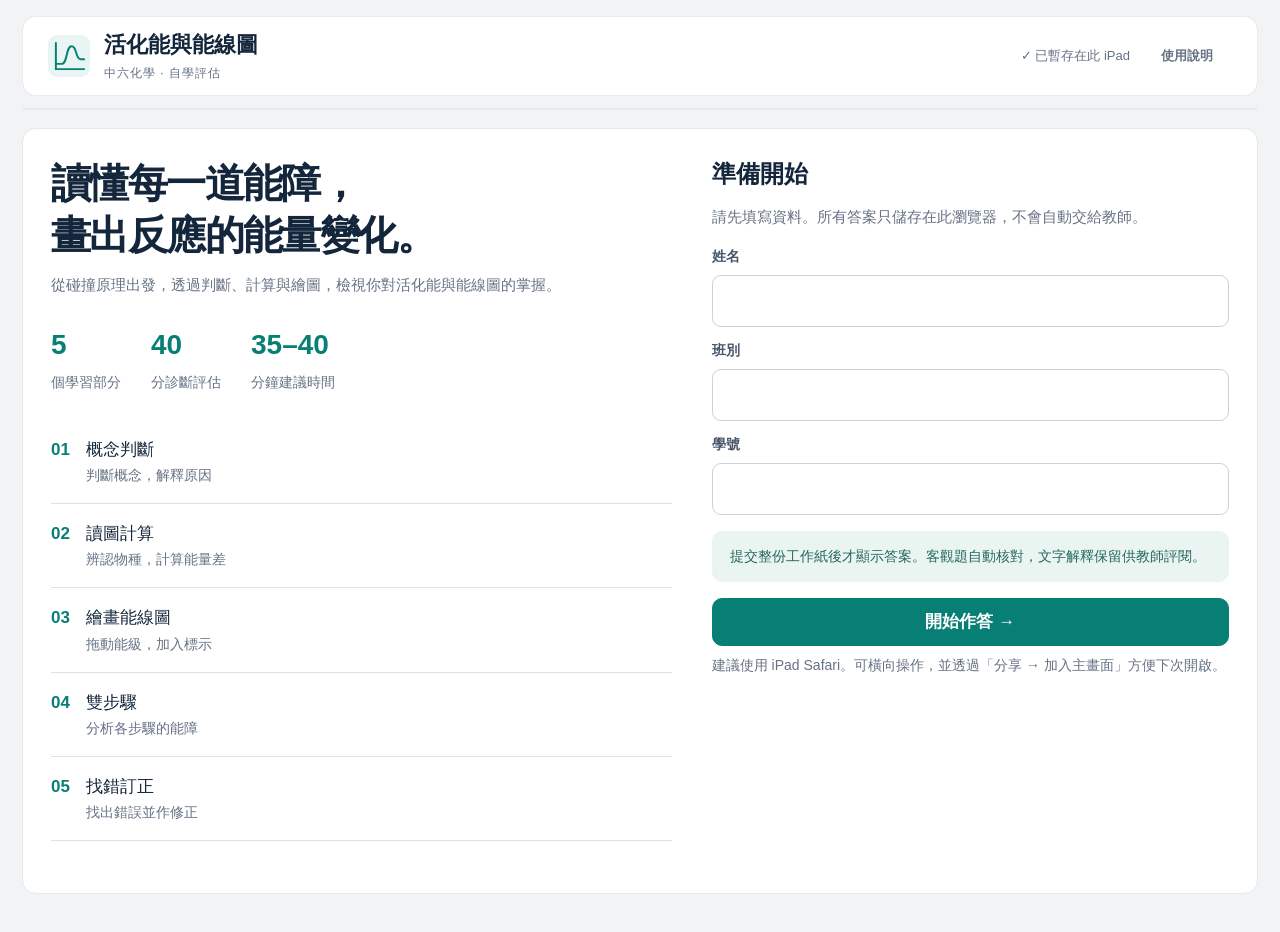
<file: sims/activation-energy/index.html>
<!doctype html><html lang="zh-Hant"><head><meta charset="utf-8"><meta name="viewport" content="width=device-width, initial-scale=1, viewport-fit=cover"><meta name="theme-color" content="#087f75"><meta name="description" content="中六化學互動自學評估：活化能、能線圖、雙步驟反應。適合 iPad，毋須登入或 API key。"><title>活化能與能線圖｜自學評估</title><link rel="icon" href="icon.svg" type="image/svg+xml"><link rel="stylesheet" href="style.css"><script defer src="app.js"></script></head><body><a class="skip" href="#main">跳至題目</a><header><div class="brand"><img src="icon.svg" alt="" width="42" height="42"><div>活化能與能線圖<small>中六化學 · 自學評估</small></div></div><div class="header-end"><span id="saved" role="status">答案只儲存在此裝置</span><button class="quiet" data-action="help">使用說明</button></div></header><div id="storage-warning" role="alert" hidden></div><nav id="steps" aria-label="工作紙部分"></nav><main id="main" tabindex="-1"></main><footer id="navigation"></footer><dialog id="dialog"></dialog><div id="toast" role="status"></div><noscript>本工作紙需要啟用 JavaScript 才能作答。</noscript></body></html>
</file>
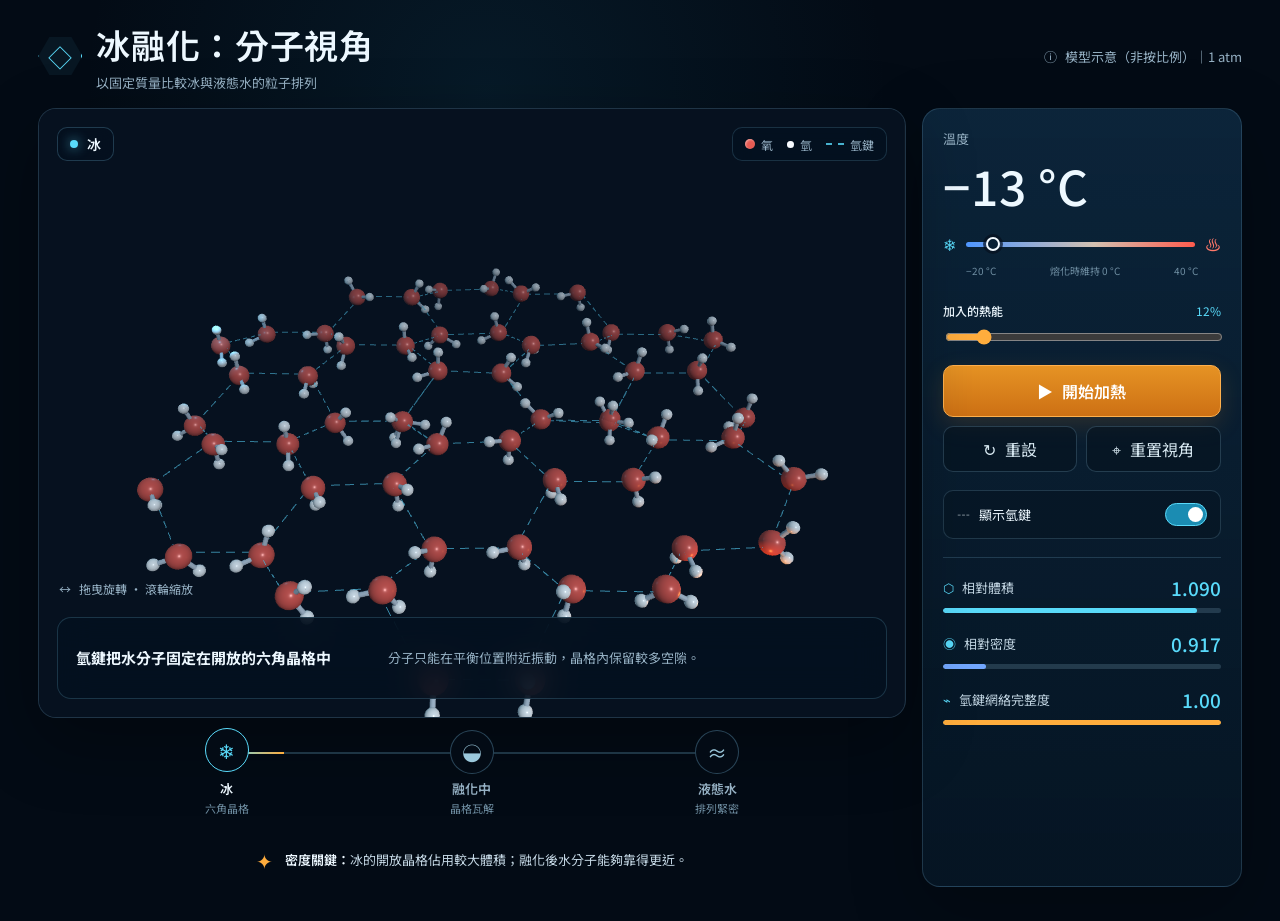
<file: sims/ice-melting/index.html>
<!doctype html>
<html lang="zh-Hant-HK">
  <head>
    <meta charset="UTF-8" />
    <meta name="viewport" content="width=device-width, initial-scale=1.0" />
    <meta
      name="description"
      content="以 3D 分子模型展示冰的開放六角晶格如何在融化後變成較緊密的液態水結構。"
    />
    <title>冰融化：分子視角</title>
    <script type="module" crossorigin src="assets/index-BCgrg9Yx.js"></script>
    <link rel="stylesheet" crossorigin href="assets/index-D7n3Zz7r.css">
  </head>
  <body>
    <div id="root"></div>
  </body>
</html>
</file>
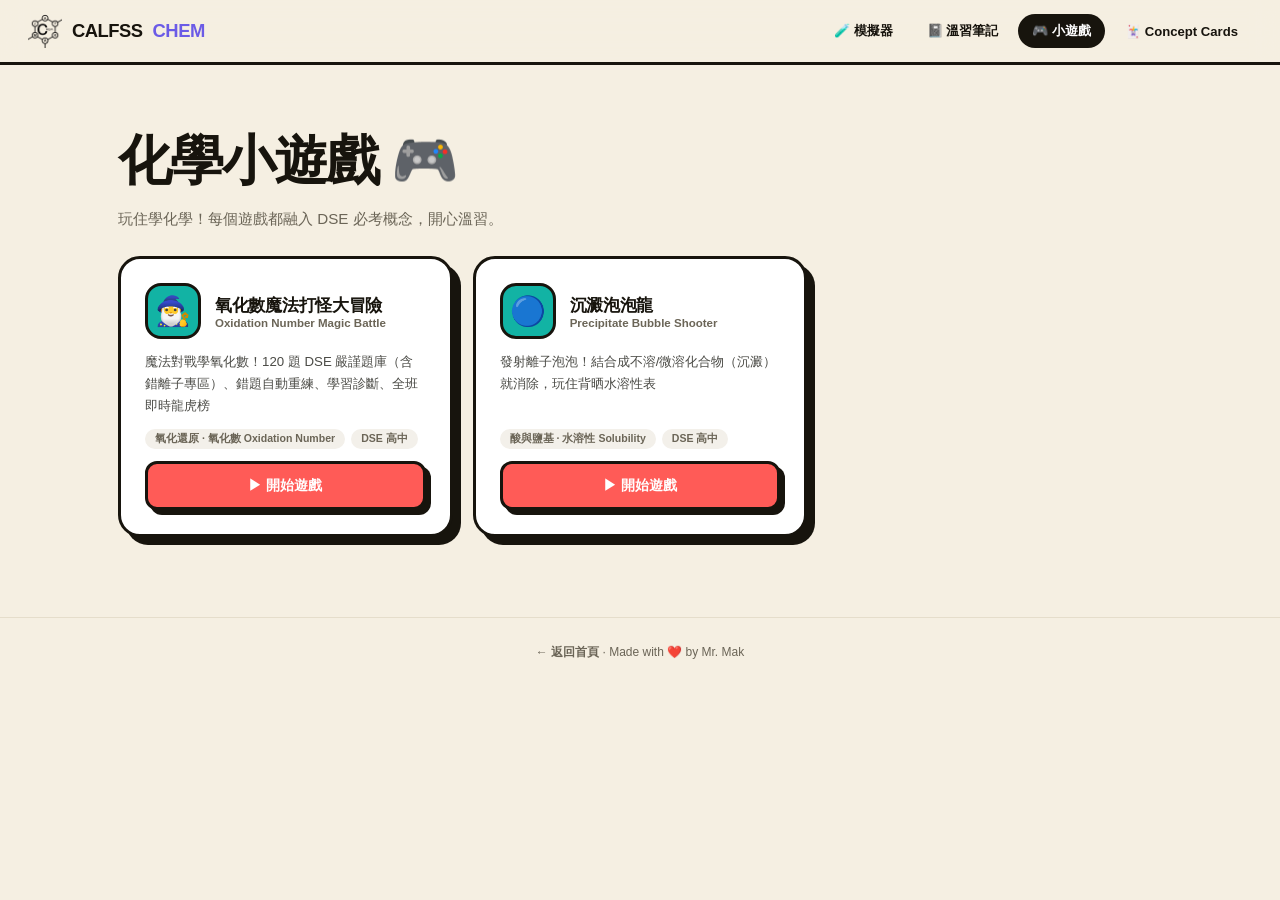
<file: games.html>
<!DOCTYPE html>
<html lang="zh-HK">
<head>
<meta charset="UTF-8">
<meta name="viewport" content="width=device-width, initial-scale=1">
<title>化學小遊戲 | CALFSS CHEM</title>
<style>
  :root{--cream:#f5efe2;--ink:#17140d;--muted:#6b6557;--line:#e5ddcb;--teal:#12b3a4;--coral:#ff5b57}
  *{box-sizing:border-box;margin:0;padding:0}
  body{font-family:-apple-system,"PingFang HK","Noto Sans HK","Microsoft JhengHei",sans-serif;background:var(--cream);color:var(--ink);-webkit-font-smoothing:antialiased}
  nav{
    position:sticky;top:0;z-index:50;display:flex;align-items:center;justify-content:space-between;
    padding:14px 28px;background:rgba(245,239,226,.9);backdrop-filter:blur(14px);border-bottom:3px solid var(--ink);
  }
  .logo{font-weight:900;font-size:1.15rem;letter-spacing:-.5px;text-decoration:none;color:var(--ink);display:flex;align-items:center;gap:10px}
  .logo-img{height:34px;width:auto;display:block}
  .logo em{font-style:normal;color:#6b5be6}
  .navlinks{display:flex;gap:6px;flex-wrap:wrap;align-items:center}
  .navlinks a{text-decoration:none;color:var(--ink);font-size:.82rem;padding:8px 14px;border-radius:999px;transition:.15s;font-weight:700}
  .navlinks a:hover{background:#ffc531}
  .navlinks a.on{background:var(--ink);color:#fff}

  .page-head{padding:60px 28px 24px;max-width:1100px;margin:0 auto}
  .page-head h1{font-size:clamp(2rem,5.5vw,3.4rem);font-weight:900;letter-spacing:-2px}
  .page-head p{color:var(--muted);margin-top:8px;max-width:560px;line-height:1.7;font-size:.95rem}

  .grid{display:grid;gap:20px;padding:0 28px 80px;max-width:1100px;margin:0 auto;grid-template-columns:repeat(auto-fill,minmax(310px,1fr))}
  .card{background:#fff;border:3px solid var(--ink);border-radius:22px;padding:24px;display:flex;flex-direction:column;gap:12px;box-shadow:8px 8px 0 var(--ink);transition:.15s;text-decoration:none;color:inherit}
  .card:hover{transform:translate(3px,3px);box-shadow:3px 3px 0 var(--ink)}
  .card .top{display:flex;align-items:center;gap:14px}
  .card .icon{width:56px;height:56px;border-radius:16px;display:grid;place-items:center;font-size:1.8rem;flex-shrink:0;border:3px solid var(--ink);background:var(--teal)}
  .card h2{font-size:1.08rem;font-weight:900;letter-spacing:-.3px}
  .card .en{font-size:.72rem;color:var(--muted);font-weight:600}
  .card .desc{font-size:.83rem;color:#4b4b46;line-height:1.65;flex:1}
  .tags{display:flex;flex-wrap:wrap;gap:6px}
  .tag{font-size:.66rem;font-weight:700;padding:3px 10px;border-radius:999px;background:#f3f0ea;color:var(--muted)}
  .play{text-align:center;padding:12px;border-radius:12px;font-size:.88rem;font-weight:800;border:3px solid var(--ink);background:var(--coral);color:#fff;box-shadow:5px 5px 0 var(--ink);transition:.12s}
  .card:hover .play{transform:translate(2px,2px);box-shadow:2px 2px 0 var(--ink)}

  footer{border-top:1px solid var(--line);padding:26px 28px;text-align:center;color:var(--muted);font-size:.75rem}
  footer a{color:var(--muted);font-weight:700;text-decoration:none}
</style>
</head>
<body>

<nav>
  <a class="logo" href="index.html"><img src="assets/MWK_logo.png" alt="MWK" class="logo-img">CALFSS<em>CHEM</em></a>
  <div class="navlinks">
    <a href="sims.html">🧪 模擬器</a>
    <a href="notes.html">📓 溫習筆記</a>
    <a href="games.html" class="on">🎮 小遊戲</a>
    <a href="cards.html">🃏 Concept Cards</a>
  </div>
</nav>

<div class="page-head">
  <h1>化學小遊戲 🎮</h1>
  <p>玩住學化學！每個遊戲都融入 DSE 必考概念，開心溫習。</p>
</div>

<div class="grid" id="grid"></div>

<footer>← <a href="index.html">返回首頁</a> · Made with ❤️ by Mr. Mak</footer>

<script src="games/games.js"></script>
<script>
const grid=document.getElementById('grid');
function render(){
  grid.innerHTML=GAMES.map(g=>`
    <a class="card" href="games/${g.id}/index.html" target="_blank">
      <div class="top">
        <div class="icon">${g.emoji}</div>
        <div><h2>${g.title}</h2><div class="en">${g.titleEn}</div></div>
      </div>
      <div class="desc">${g.desc}</div>
      <div class="tags">
        <span class="tag">${g.topic}</span>
        <span class="tag">${g.level==='dse'?'DSE 高中':'初中'}</span>
      </div>
      <div class="play">▶ 開始遊戲</div>
    </a>`).join('');
}
render();
</script>
</body>
</html>
</file>
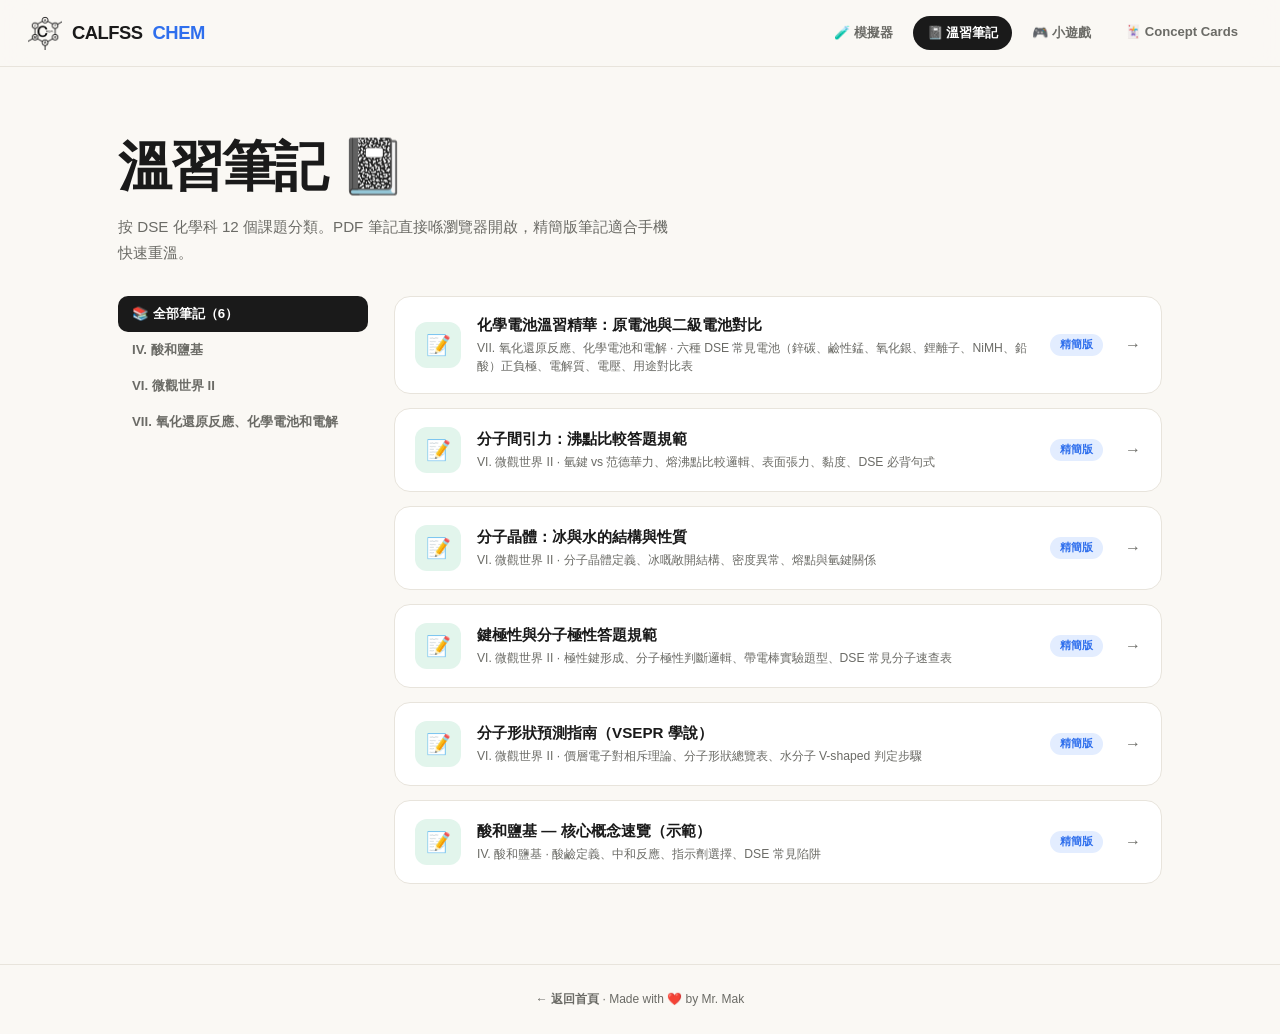
<file: notes.html>
<!DOCTYPE html>
<html lang="zh-HK">
<head>
<meta charset="UTF-8">
<meta name="viewport" content="width=device-width, initial-scale=1">
<title>溫習筆記 | CALFSS CHEM</title>
<style>
  :root{--cream:#faf8f4;--ink:#1a1a1a;--muted:#6b6b66;--line:#e8e4dc;--green:#1d9e6b}
  *{box-sizing:border-box;margin:0;padding:0}
  body{font-family:-apple-system,"PingFang HK","Noto Sans HK","Microsoft JhengHei",sans-serif;
       background:var(--cream);color:var(--ink);-webkit-font-smoothing:antialiased}
  nav{
    position:sticky;top:0;z-index:50;display:flex;align-items:center;justify-content:space-between;
    padding:16px 28px;background:rgba(250,248,244,.88);backdrop-filter:blur(14px);border-bottom:1px solid var(--line);
  }
  .logo{font-weight:900;font-size:1.15rem;letter-spacing:-.5px;text-decoration:none;color:var(--ink);display:flex;align-items:center;gap:10px}
  .logo-img{height:34px;width:auto;display:block}
  .logo em{font-style:normal;color:#2f6fed}
  .navlinks{display:flex;gap:6px;flex-wrap:wrap}
  .navlinks a{text-decoration:none;color:var(--muted);font-size:.82rem;padding:8px 14px;border-radius:999px;transition:.15s;font-weight:600}
  .navlinks a:hover,.navlinks a.on{background:var(--ink);color:#fff}

  .page-head{padding:64px 28px 30px;max-width:1100px;margin:0 auto}
  .page-head h1{font-size:clamp(2rem,5.5vw,3.4rem);font-weight:900;letter-spacing:-2px}
  .page-head p{color:var(--muted);margin-top:10px;max-width:560px;line-height:1.7;font-size:.95rem}

  .wrap{display:flex;gap:26px;max-width:1100px;margin:0 auto;padding:0 28px 80px;align-items:flex-start}
  .toc{width:250px;flex-shrink:0;position:sticky;top:80px}
  .toc button{
    display:block;width:100%;text-align:left;background:none;border:none;padding:9px 14px;
    font-size:.83rem;color:var(--muted);border-radius:10px;cursor:pointer;font-weight:600;transition:.12s;
  }
  .toc button:hover{background:#efece5;color:var(--ink)}
  .toc button.on{background:var(--ink);color:#fff}
  .toc .all{font-weight:800;color:var(--ink)}

  .list{flex:1;display:grid;gap:14px;min-width:0}
  .note{
    display:flex;gap:16px;align-items:center;background:#fff;border:1.5px solid var(--line);
    border-radius:16px;padding:18px 20px;text-decoration:none;color:var(--ink);transition:.15s;
  }
  .note:hover{border-color:var(--ink);transform:translateX(4px)}
  .note .ic{
    width:46px;height:46px;border-radius:12px;display:grid;place-items:center;font-size:1.25rem;
    flex-shrink:0;background:#e2f5ec;
  }
  .note .t{font-weight:800;font-size:.95rem}
  .note .s{font-size:.76rem;color:var(--muted);margin-top:3px;line-height:1.5}
  .note .badge{margin-left:auto;font-size:.66rem;font-weight:800;padding:4px 10px;border-radius:999px;flex-shrink:0}
  .b-pdf{background:#fde8e8;color:#c0392b}
  .b-md{background:#e3edff;color:#2f6fed}
  .note .go{color:var(--muted);font-weight:800;margin-left:6px}

  .empty{
    text-align:center;padding:70px 24px;color:var(--muted);background:#fff;
    border:1.5px dashed var(--line);border-radius:20px;
  }
  .empty .big{font-size:3rem;margin-bottom:12px}
  .empty code{background:#f3f0ea;padding:2px 8px;border-radius:6px;font-size:.8rem}

  @media(max-width:760px){.wrap{flex-direction:column}.toc{width:100%;position:static;display:flex;flex-wrap:wrap;gap:6px}.toc button{width:auto}}
  footer{border-top:1px solid var(--line);padding:26px 28px;text-align:center;color:var(--muted);font-size:.75rem}
  footer a{color:var(--muted);font-weight:700;text-decoration:none}
</style>
</head>
<body>

<nav>
  <a class="logo" href="index.html"><img src="assets/MWK_logo.png" alt="MWK" class="logo-img">CALFSS<em>CHEM</em></a>
  <div class="navlinks">
    <a href="sims.html">🧪 模擬器</a>
    <a href="notes.html" class="on">📓 溫習筆記</a>
    <a href="games.html">🎮 小遊戲</a>
    <a href="cards.html">🃏 Concept Cards</a>
  </div>
</nav>

<div class="page-head">
  <h1>溫習筆記 📓</h1>
  <p>按 DSE 化學科 12 個課題分類。PDF 筆記直接喺瀏覽器開啟，精簡版筆記適合手機快速重溫。</p>
</div>

<div class="wrap">
  <div class="toc" id="toc"></div>
  <div class="list" id="list"></div>
</div>

<footer>← <a href="index.html">返回首頁</a> · Made with ❤️ by Mr. Mak</footer>

<script src="notes/notes.js"></script>
<script>
let topic='all';
const toc=document.getElementById('toc'),list=document.getElementById('list');

function renderToc(){
  const used=new Set(NOTES.map(n=>n.topic));
  toc.innerHTML=`<button class="all ${topic==='all'?'on':''}" data-t="all">📚 全部筆記（${NOTES.length}）</button>`
    + DSE_TOPICS.filter(t=>used.has(t)).map(t=>
      `<button class="${topic===t?'on':''}" data-t="${t}">${t}</button>`).join('');
  toc.querySelectorAll('button').forEach(b=>b.onclick=()=>{topic=b.dataset.t;renderToc();renderList();});
}

function renderList(){
  const arr=NOTES.filter(n=>topic==='all'||n.topic===topic);
  if(!arr.length){
    list.innerHTML=`<div class="empty">
      <div class="big">📝</div>
      <b>筆記陸續上架中</b><br><br>
      <small>老師正在整理筆記，好快就有！<br>
      （有新 PDF 或 Markdown 筆記時，會加喺 <code>notes/notes.js</code>）</small>
    </div>`;
    return;
  }
  list.innerHTML=arr.map(n=>{
    const href = n.type==='pdf' ? `notes/${n.file}` : `notes/view.html?f=${encodeURIComponent(n.file)}`;
    return `<a class="note" href="${href}" target="_blank">
      <div class="ic">${n.type==='pdf'?'📄':'📝'}</div>
      <div><div class="t">${n.title}</div><div class="s">${n.topic}${n.desc?' · '+n.desc:''}</div></div>
      <span class="badge ${n.type==='pdf'?'b-pdf':'b-md'}">${n.type==='pdf'?'PDF':'精簡版'}</span>
      <div class="go">→</div>
    </a>`;
  }).join('');
}
renderToc();renderList();
</script>
</body>
</html>
</file>
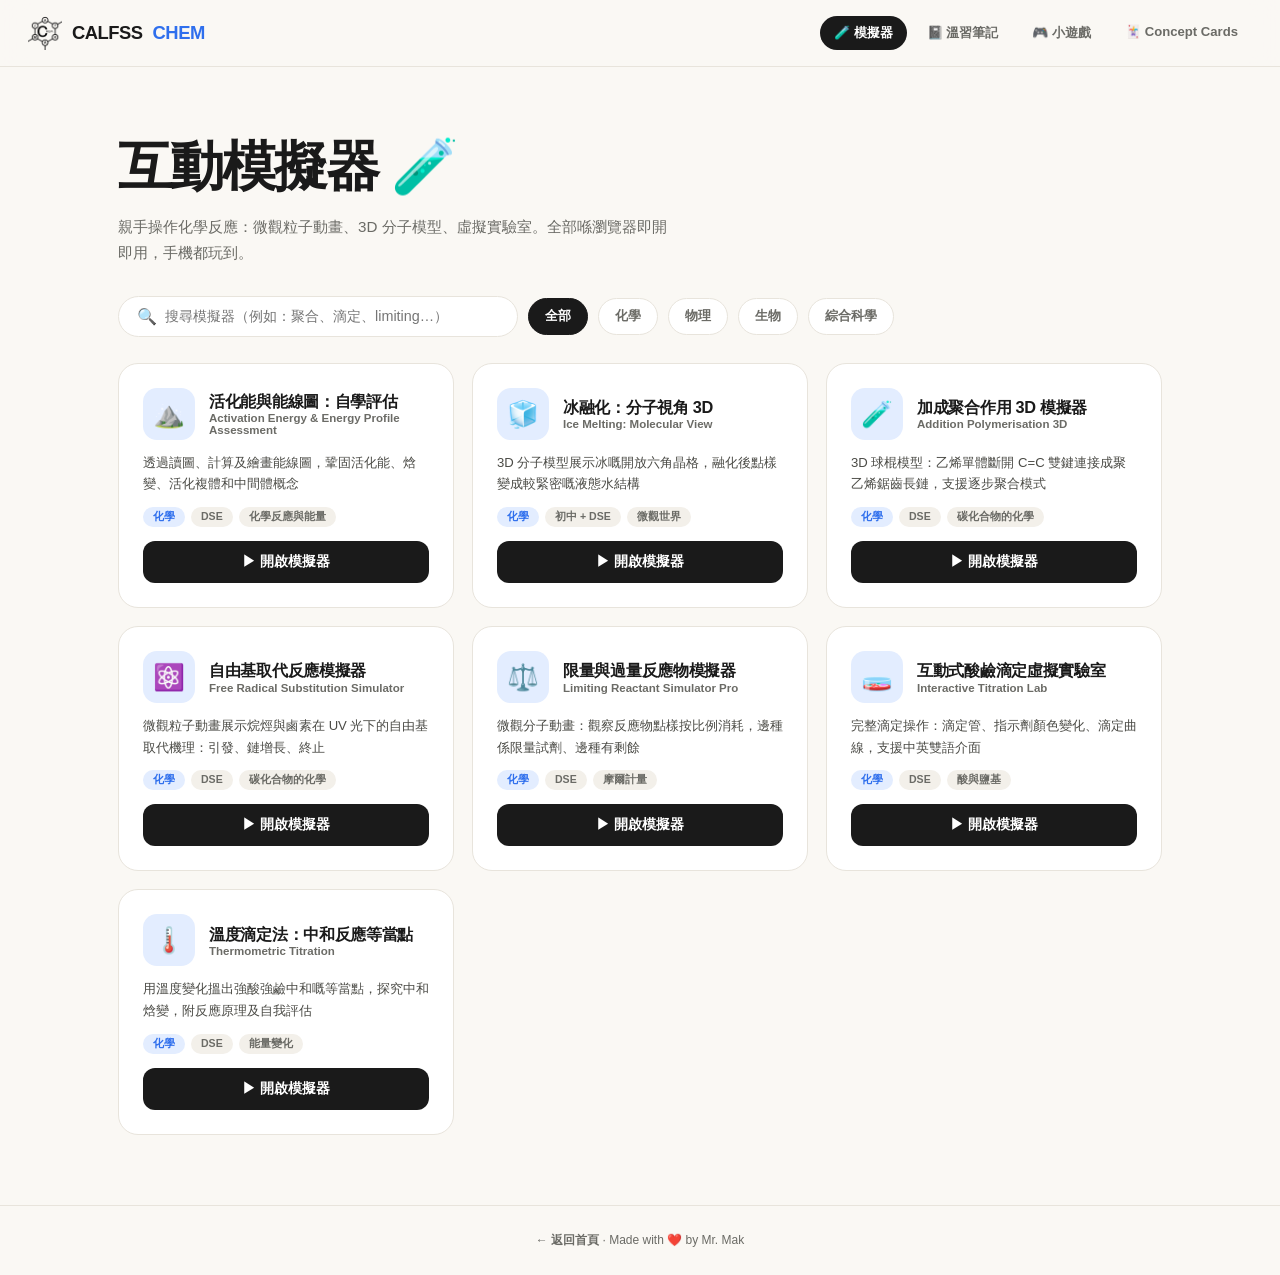
<file: sims.html>
<!DOCTYPE html>
<html lang="zh-HK">
<head>
<meta charset="UTF-8">
<meta name="viewport" content="width=device-width, initial-scale=1">
<title>互動模擬器 | CALFSS CHEM</title>
<style>
  :root{
    --cream:#faf8f4; --ink:#1a1a1a; --muted:#6b6b66; --line:#e8e4dc;
    --blue:#2f6fed; --green:#1d9e6b; --phys:#d6499e; --bio:#d99a1d; --is:#6a56d8;
  }
  *{box-sizing:border-box;margin:0;padding:0}
  body{font-family:-apple-system,"PingFang HK","Noto Sans HK","Microsoft JhengHei",sans-serif;
       background:var(--cream);color:var(--ink);-webkit-font-smoothing:antialiased}

  nav{
    position:sticky;top:0;z-index:50;display:flex;align-items:center;justify-content:space-between;
    padding:16px 28px;background:rgba(250,248,244,.88);backdrop-filter:blur(14px);
    border-bottom:1px solid var(--line);
  }
  .logo{font-weight:900;font-size:1.15rem;letter-spacing:-.5px;text-decoration:none;color:var(--ink);display:flex;align-items:center;gap:10px}
  .logo-img{height:34px;width:auto;display:block}
  .logo em{font-style:normal;color:var(--blue)}
  .navlinks{display:flex;gap:6px;flex-wrap:wrap}
  .navlinks a{text-decoration:none;color:var(--muted);font-size:.82rem;padding:8px 14px;border-radius:999px;transition:.15s;font-weight:600}
  .navlinks a:hover,.navlinks a.on{background:var(--ink);color:#fff}

  .page-head{padding:64px 28px 30px;max-width:1100px;margin:0 auto}
  .page-head h1{font-size:clamp(2rem,5.5vw,3.4rem);font-weight:900;letter-spacing:-2px}
  .page-head p{color:var(--muted);margin-top:10px;max-width:560px;line-height:1.7;font-size:.95rem}

  .toolbar{
    display:flex;flex-wrap:wrap;gap:10px;align-items:center;
    padding:0 28px 26px;max-width:1100px;margin:0 auto;
  }
  .search{
    flex:1 1 240px;max-width:400px;display:flex;align-items:center;gap:8px;
    background:#fff;border:1.5px solid var(--line);border-radius:999px;padding:10px 18px;
  }
  .search input{flex:1;background:none;border:none;outline:none;color:var(--ink);font-size:.9rem}
  .chip{
    padding:9px 16px;border-radius:999px;border:1.5px solid var(--line);background:#fff;
    color:var(--muted);font-size:.8rem;font-weight:700;cursor:pointer;transition:.15s;user-select:none;
  }
  .chip:hover{border-color:var(--ink);color:var(--ink)}
  .chip.on{background:var(--ink);border-color:var(--ink);color:#fff}

  .grid{
    display:grid;gap:18px;padding:0 28px 70px;max-width:1100px;margin:0 auto;
    grid-template-columns:repeat(auto-fill,minmax(300px,1fr));
  }
  .card{
    background:#fff;border:1.5px solid var(--line);border-radius:20px;padding:24px;
    display:flex;flex-direction:column;gap:12px;transition:.18s;text-decoration:none;color:inherit;
  }
  .card:hover{transform:translateY(-4px);border-color:var(--ink);box-shadow:0 14px 34px rgba(0,0,0,.08)}
  .card .top{display:flex;align-items:center;gap:14px}
  .card .icon{width:52px;height:52px;border-radius:14px;display:grid;place-items:center;font-size:1.6rem;flex-shrink:0}
  .card h2{font-size:1.02rem;font-weight:900;letter-spacing:-.3px;line-height:1.3}
  .card .en{font-size:.72rem;color:var(--muted);font-weight:600}
  .card .desc{font-size:.82rem;color:#4b4b46;line-height:1.65;flex:1}
  .tags{display:flex;flex-wrap:wrap;gap:6px}
  .tag{font-size:.66rem;font-weight:700;padding:3px 10px;border-radius:999px;background:#f3f0ea;color:var(--muted)}
  .tag.subj{background:#e3edff;color:var(--blue)}
  .open{
    margin-top:2px;text-align:center;padding:12px;border-radius:12px;font-size:.86rem;font-weight:800;
    background:var(--ink);color:#fff;transition:.15s;
  }
  .card:hover .open{background:var(--blue)}
  .empty{grid-column:1/-1;text-align:center;padding:60px 20px;color:var(--muted)}
  .empty .big{font-size:3rem;margin-bottom:10px}

  footer{border-top:1px solid var(--line);padding:26px 28px;text-align:center;color:var(--muted);font-size:.75rem}
  footer a{color:var(--muted);font-weight:700;text-decoration:none}
</style>
</head>
<body>

<nav>
  <a class="logo" href="index.html"><img src="assets/MWK_logo.png" alt="MWK" class="logo-img">CALFSS<em>CHEM</em></a>
  <div class="navlinks">
    <a href="sims.html" class="on">🧪 模擬器</a>
    <a href="notes.html">📓 溫習筆記</a>
    <a href="games.html">🎮 小遊戲</a>
    <a href="cards.html">🃏 Concept Cards</a>
  </div>
</nav>

<div class="page-head">
  <h1>互動模擬器 🧪</h1>
  <p>親手操作化學反應：微觀粒子動畫、3D 分子模型、虛擬實驗室。全部喺瀏覽器即開即用，手機都玩到。</p>
</div>

<div class="toolbar">
  <div class="search">🔍 <input id="q" placeholder="搜尋模擬器（例如：聚合、滴定、limiting…）"></div>
  <div class="chip on" data-s="all">全部</div>
  <div class="chip" data-s="chemistry">化學</div>
  <div class="chip" data-s="physics">物理</div>
  <div class="chip" data-s="biology">生物</div>
  <div class="chip" data-s="is">綜合科學</div>
</div>

<div class="grid" id="grid"></div>

<footer>← <a href="index.html">返回首頁</a> · Made with ❤️ by Mr. Mak</footer>

<script src="sims.js"></script>
<script>
const grid=document.getElementById('grid');
let subject='all',kw='';
const SUBJ_NAME={chemistry:'化學',physics:'物理',biology:'生物',is:'綜合科學'};
const LEVEL_NAME={junior:'初中',dse:'DSE',both:'初中 + DSE'};
const BG={chemistry:'#e3edff',physics:'#ffe3f1',biology:'#fff3d6',is:'#e6e3ff'};

function render(){
  const list=SIMS.filter(s=>{
    if(subject!=='all'&&s.subject!==subject)return false;
    if(kw){
      const hay=(s.title+s.titleEn+s.topic+s.desc+(s.tags||[]).join(' ')).toLowerCase();
      if(!hay.includes(kw))return false;
    }
    return true;
  });
  if(!list.length){
    grid.innerHTML='<div class="empty"><div class="big">🔭</div>搵唔到相關嘅模擬器<br><small>試下其他關鍵字</small></div>';
    return;
  }
  grid.innerHTML=list.map(s=>`
    <a class="card" href="sims/${s.id}/index.html" target="_blank">
      <div class="top">
        <div class="icon" style="background:${BG[s.subject]}">${s.emoji}</div>
        <div><h2>${s.title}</h2><div class="en">${s.titleEn}</div></div>
      </div>
      <div class="desc">${s.desc}</div>
      <div class="tags">
        <span class="tag subj">${SUBJ_NAME[s.subject]}</span>
        <span class="tag">${LEVEL_NAME[s.level]}</span>
        <span class="tag">${s.topic.split(' ')[0]}</span>
      </div>
      <div class="open">▶ 開啟模擬器</div>
    </a>`).join('');
}

document.querySelectorAll('.chip').forEach(c=>c.onclick=()=>{
  document.querySelectorAll('.chip').forEach(x=>x.classList.remove('on'));
  c.classList.add('on');subject=c.dataset.s;render();
});
document.getElementById('q').oninput=e=>{kw=e.target.value.trim().toLowerCase();render();};
render();
</script>
</body>
</html>
</file>
<file: sims/activation-energy/style.css>
:root{--ink:#14263b;--muted:#657285;--teal:#087f75;--pale:#eaf5f2;--line:#dce3e8;--canvas:#f1f3f5;--red:#a63d33;--amber:#86540b}*{box-sizing:border-box}body{margin:0;background:var(--canvas);color:var(--ink);font-family:-apple-system,BlinkMacSystemFont,"PingFang TC","Noto Sans TC",sans-serif;font-size:17px;line-height:1.65;-webkit-text-size-adjust:100%}button,input,textarea,select{font:inherit}button{cursor:pointer;min-height:48px;border:1px solid var(--line);background:#fff;color:var(--ink);border-radius:10px;padding:9px 18px;font-weight:600;touch-action:manipulation}button:hover{border-color:var(--teal)}button:disabled{cursor:default;opacity:.45}button:focus-visible,a:focus-visible,input:focus-visible,select:focus-visible,textarea:focus-visible{outline:3px solid #28b7a4;outline-offset:3px}.primary{background:var(--teal);border-color:var(--teal);color:white}.secondary{border-color:var(--teal);color:var(--teal)}.quiet{background:transparent;border-color:transparent;color:var(--muted)}.danger{color:var(--red);border-color:#d9b3ae}.skip{position:absolute;top:-100px}.skip:focus{top:0;background:white;z-index:10}header{display:flex;align-items:center;justify-content:space-between;background:white;padding:14px 25px;margin:16px 22px 12px;border:1px solid #e7ebef;border-radius:14px;gap:20px}.brand{display:flex;gap:14px;align-items:center;font-size:22px;font-weight:750;line-height:1.3}.brand small{display:block;font-size:12px;color:var(--muted);letter-spacing:.08em;font-weight:500;margin-top:6px}.header-end{display:flex;align-items:center;gap:12px;font-size:13px;color:var(--muted)}#steps{display:flex;margin:0 22px 18px;background:white;border:1px solid #e7ebef;border-radius:14px;overflow:hidden}#steps button{flex:1;border:0;border-radius:0;min-height:72px;font-size:17px;border-bottom:4px solid transparent;white-space:nowrap;padding:12px 8px}#steps button.active{color:var(--teal);border-bottom-color:var(--teal);background:#fbfdfc}#steps b{display:inline-flex;background:#e8ecf0;width:32px;height:32px;align-items:center;justify-content:center;border-radius:50%;margin-right:8px;font-size:15px}#steps .active b{background:var(--teal);color:white}main{max-width:1320px;margin:0 auto;padding:0 22px 20px;outline:none}h1{font-size:32px;letter-spacing:-.04em;line-height:1.3;margin:0 0 12px}h2{font-size:24px;line-height:1.4;margin:0 0 14px}h3{font-size:19px;margin:0 0 12px}p{margin:8px 0 15px}.sub{color:var(--muted);font-size:15px}.paper{background:white;border:1px solid #e4e9ed;border-radius:14px;padding:28px;margin-bottom:18px}.section-heading{display:flex;justify-content:space-between;align-items:start;gap:12px;margin-bottom:18px}.marks{font-size:14px;white-space:nowrap;color:var(--muted);margin-top:8px}.question{padding:24px 0;border-top:1px solid var(--line)}.question:first-child{border-top:0;padding-top:0}.question:last-child{padding-bottom:0}.question-title{font-size:18px;margin-bottom:16px;font-weight:650}.fields{display:grid;grid-template-columns:repeat(2,minmax(0,1fr));gap:18px}.fields.three{grid-template-columns:repeat(3,minmax(0,1fr))}.field{display:flex;flex-direction:column;gap:7px;min-width:0;margin-bottom:12px}.field>span{font-size:14px;color:#48576b;font-weight:600}input,select,textarea{border:1px solid #cad3dc;border-radius:9px;padding:11px 12px;background:#fff;color:var(--ink);min-height:49px;max-width:100%;width:100%}input[type=number]{font-variant-numeric:tabular-nums}input:disabled,select:disabled,textarea:disabled{opacity:1;color:#384a5c;-webkit-text-fill-color:#384a5c;background:#f6f8f9}textarea{min-height:108px;resize:vertical;line-height:1.7}label.check{display:flex;align-items:center;gap:10px;min-height:48px}label.check input{width:22px;min-height:22px;height:22px}.choice-group{display:flex;gap:12px;margin:12px 0 18px}.choice-group label{flex:1;position:relative;min-width:0}.choice-group input{position:absolute;opacity:0;width:1px;min-height:1px}.choice-group span{display:flex;align-items:center;justify-content:center;border:1px solid #cfd7df;border-radius:10px;min-height:52px;padding:9px 12px;cursor:pointer}.choice-group input:checked+span{background:var(--pale);border-color:var(--teal);color:var(--teal);box-shadow:inset 0 0 0 1px var(--teal)}.choice-group input:focus-visible+span{outline:3px solid #28b7a4}.choice-group input:disabled+span{cursor:default}.workspace{display:grid;grid-template-columns:minmax(0,1.8fr) minmax(310px,1fr);gap:18px;align-items:start}.workspace>.paper{min-width:0}.graph{width:100%;height:auto;display:block;user-select:none;-webkit-user-select:none;touch-action:none}.graph.static{touch-action:pan-y}.graph text{font-family:inherit;font-size:17px;fill:#455569}.graph .curve{fill:none;stroke:var(--teal);stroke-width:3}.graph .grid{stroke:#e4eaee;stroke-width:1}.graph .axis{stroke:#566777;stroke-width:1.7;fill:none}.graph .guide{stroke:#a1abb7;stroke-dasharray:5 5;stroke-width:1}.graph .knob{fill:#fff;stroke:var(--teal);stroke-width:3}.graph .arrow{stroke:#98602b;stroke-width:2;fill:none}.graph .arrow-label{fill:#805124;font-size:15px}.graph .answer-curve{fill:none;stroke:#7566a0;stroke-width:2.5;stroke-dasharray:8 5}.graph-wrap{margin:14px 0}.graph-caption{font-size:13px;color:var(--muted);margin-top:10px}.inspector{padding:24px}.inspector h3{margin-top:20px}.inspector h3:first-child{margin-top:0}.inspector .fields{gap:10px}.inspector .field>span{font-size:13px}.inspector input,.inspector select{font-size:16px}.arrow-controls{padding:16px 0;border-top:1px solid var(--line)}.arrow-controls .fields{grid-template-columns:1fr 1fr}.hint{background:var(--pale);padding:14px 18px;border-radius:10px;font-size:14px;color:#24665f;margin:16px 0}.feedback{background:#f3f8f6;border-left:3px solid var(--teal);padding:16px 18px;margin:18px 0 4px;border-radius:0 8px 8px 0}.feedback .scoreline{font-weight:700;margin-bottom:9px}.feedback.wrong{background:#fff6ef;border-color:#c88543}.feedback ul{padding-left:20px;font-size:15px;margin:8px 0}.feedback li{margin:6px 0}.manual{color:var(--amber);font-size:14px}.correction{margin-top:18px;padding-top:16px;border-top:1px dashed #b7c8c0}.intro{display:grid;grid-template-columns:1.2fr 1fr;gap:40px;align-items:start}.intro h1{font-size:40px;max-width:500px}.intro-list{list-style:none;margin:24px 0;padding:0}.intro-list li{padding:16px 0;border-bottom:1px solid var(--line);display:flex;gap:16px}.intro-list b{color:var(--teal);font-variant-numeric:tabular-nums}.intro-list span{color:var(--muted);font-size:14px;display:block}.stats{display:flex;gap:30px;margin:24px 0}.stats strong{font-size:28px;display:block;color:var(--teal)}.stats span{font-size:14px;color:var(--muted)}.actions{display:flex;flex-wrap:wrap;gap:12px;margin-top:20px}#navigation{max-width:1276px;margin:0 auto 20px;padding:16px 22px;background:white;border:1px solid #e4e9ed;border-radius:14px;display:flex;align-items:center;justify-content:space-between;gap:20px}#navigation:empty{display:none}.progress-center{text-align:center;color:var(--muted);font-size:13px;flex:1;max-width:300px}progress{width:100%;height:6px;display:block;margin-top:8px;accent-color:var(--teal)}.summary-strip{display:flex;justify-content:space-between;gap:18px;align-items:center;margin-bottom:20px}.summary-strip strong{font-size:36px;color:var(--teal)}.result-row{display:grid;grid-template-columns:1fr auto auto;gap:16px;align-items:center;border-top:1px solid var(--line);padding:16px 0}.result-row small{display:block;color:var(--muted)}.result-row .score{font-weight:700}.badge{font-size:12px;color:var(--teal);background:var(--pale);border-radius:5px;padding:3px 8px}.note{font-size:14px;color:var(--muted)}details{border-top:1px solid var(--line);padding:16px 0}summary{cursor:pointer;font-weight:600;min-height:48px;padding:10px 0}dialog{border:0;border-radius:16px;padding:30px;max-width:560px;width:calc(100% - 40px);color:var(--ink);box-shadow:0 20px 100px #14263b33}dialog::backdrop{background:#14263b66}#toast{position:fixed;bottom:24px;left:50%;transform:translateX(-50%);background:#14263b;color:white;border-radius:12px;padding:12px 20px;z-index:30;max-width:90vw;display:none}#toast.show{display:block}#storage-warning{margin:10px 22px;padding:12px;background:#fff2d9;border-radius:10px;color:#754c0f}.readonly-note{padding:10px 15px;background:var(--pale);border-radius:9px;margin-bottom:16px;font-size:14px}.review-table{width:100%;border-collapse:collapse;font-size:14px}.review-table th,.review-table td{padding:10px;text-align:left;border:1px solid var(--line);overflow-wrap:anywhere}.review-table th{background:#f3f5f7}.report-graph{max-width:760px}input,textarea{scroll-margin-top:24px}.missing-list{max-height:220px;overflow:auto}.sr-only{position:absolute;width:1px;height:1px;overflow:hidden;clip:rect(0,0,0,0)}
@media(max-width:1050px){.workspace{grid-template-columns:minmax(0,1.6fr) minmax(290px,1fr)}.paper{padding:22px}h1{font-size:29px}#steps button{font-size:15px}#steps b{margin-right:5px;width:28px;height:28px}.header-end{gap:4px}.intro{gap:28px}.brand{font-size:20px}}
@media(max-width:850px){.workspace{grid-template-columns:1fr}.workspace>.paper{margin-bottom:0}.workspace{margin-bottom:18px}.inspector>.fields{grid-template-columns:repeat(3,minmax(0,1fr))}.intro{grid-template-columns:1fr;gap:22px}.intro h1{font-size:34px}.intro-list{display:none}.fields.three{grid-template-columns:repeat(3,minmax(0,1fr))}header{margin:12px 14px;padding:14px}#steps{margin:0 14px 14px}main{padding:0 14px 15px}#navigation{margin:0 14px 16px}#steps button{white-space:normal;line-height:1.4;font-size:13px}#steps b{display:flex;margin:0 auto 6px}#saved{max-width:120px;font-size:11px}.brand small{font-size:11px}.graph{max-height:520px}.intro .paper{margin:0}}
@media(max-width:540px){body{font-size:16px}.brand{font-size:17px}.brand img{width:32px;height:32px}.brand{gap:8px}.header-end{flex-direction:column}.header-end button{font-size:12px;min-height:32px;padding:2px 8px}#saved{font-size:10px}.paper{padding:18px}h1{font-size:26px}.fields,.fields.three{grid-template-columns:1fr}.inspector>.fields{grid-template-columns:1fr}#navigation{padding:12px;gap:10px}#navigation button{font-size:14px;padding:10px}.progress-center{font-size:11px}.result-row{grid-template-columns:1fr auto}.result-row button{grid-column:1/-1}.summary-strip{align-items:start;flex-direction:column}.question-title{font-size:17px}.intro h1{font-size:30px}}
@media print{header,#steps,#navigation,.actions,button,dialog{display:none!important}body{background:white;font-size:12px}main{max-width:none;padding:0}.paper{border:0;padding:0;break-inside:avoid}.graph{max-height:310px}.report-graph{break-inside:avoid}.review-table{font-size:11px}.review-table tr{break-inside:avoid}h2{break-after:avoid}}
</file>
<file: sims/ice-melting/assets/index-D7n3Zz7r.css>
@import"https://fonts.googleapis.com/css2?family=Noto+Sans+TC:wght@400;500;600&display=swap";:root{color-scheme:dark;font-family:Noto Sans TC,PingFang TC,Microsoft JhengHei,sans-serif;color:#edf8ff;background:#030b15;font-synthesis:none;text-rendering:optimizeLegibility;--bg: #030b15;--panel: #071727;--panel-strong: #0a2034;--line: rgba(129, 189, 222, .2);--line-strong: rgba(104, 218, 255, .42);--text: #edf8ff;--muted: #96b1c4;--cyan: #59dafa;--blue: #72a7ff;--amber: #ffad3d;--oxygen: #e65b53}*{box-sizing:border-box}html{min-width:320px;background:var(--bg)}body{margin:0;min-width:320px;min-height:100vh;background:radial-gradient(circle at 38% 10%,rgba(24,102,137,.16),transparent 35%),var(--bg)}button,input{font:inherit}button{color:inherit}button:focus-visible,input:focus-visible{outline:3px solid rgba(89,218,250,.55);outline-offset:3px}.app-shell{width:min(100%,1600px);margin:0 auto;padding:20px clamp(16px,3vw,44px) 34px}.app-header{min-height:62px;display:flex;align-items:center;justify-content:space-between;gap:24px;margin-bottom:16px}.brand{display:flex;align-items:center;gap:14px}.brand__mark{width:44px;height:44px;border:1px solid var(--cyan);clip-path:polygon(25% 7%,75% 7%,100% 50%,75% 93%,25% 93%,0 50%);display:grid;place-items:center;color:var(--cyan);font-size:24px;background:#59dafa0f}h1{margin:0;font-size:clamp(24px,3vw,34px);font-weight:600;letter-spacing:.02em}.brand p{margin:4px 0 0;color:var(--muted);font-size:13px}.model-note{display:flex;align-items:center;gap:8px;color:var(--muted);font-size:13px}.simulator-layout{display:grid;grid-template-columns:minmax(0,1fr) 320px;gap:16px;align-items:stretch}.visual-column{min-width:0}.scene-frame{position:relative;min-height:610px;overflow:hidden;border:1px solid var(--line);border-radius:18px;background:#06111f;box-shadow:0 24px 70px #00000052,inset 0 0 0 1px #ffffff05}.water-scene{position:absolute;top:0;right:0;bottom:0;left:0}.water-scene canvas{display:block;width:100%;height:100%}.scene-topbar{position:absolute;top:18px;left:18px;right:18px;display:flex;justify-content:space-between;gap:16px;pointer-events:none}.phase-indicator{display:inline-flex;align-items:center;gap:9px;min-height:34px;padding:6px 12px;border:1px solid rgba(120,198,231,.24);border-radius:10px;background:#04111fc2;-webkit-backdrop-filter:blur(10px);backdrop-filter:blur(10px);font-size:14px;font-weight:600}.phase-indicator__dot{width:8px;height:8px;border-radius:50%;background:var(--cyan);box-shadow:0 0 12px #59dafab8}.phase-indicator--melting .phase-indicator__dot{background:var(--amber);box-shadow:0 0 12px #ffad3db8}.phase-indicator--water .phase-indicator__dot{background:var(--blue);box-shadow:0 0 12px #72a7ffb8}.scene-legend{display:flex;align-items:center;gap:14px;padding:7px 12px;border:1px solid rgba(120,198,231,.18);border-radius:10px;background:#04111fad;-webkit-backdrop-filter:blur(10px);backdrop-filter:blur(10px);color:var(--muted);font-size:12px}.scene-legend>span{display:inline-flex;align-items:center;gap:6px}.atom{width:10px;height:10px;border-radius:50%;display:inline-block;box-shadow:inset 1px 1px 2px #ffffff6b}.atom--oxygen{background:var(--oxygen)}.atom--hydrogen{width:7px;height:7px;background:#f7fbff}.bond-key{width:18px;border-top:2px dashed var(--cyan);opacity:.8}.orbit-hint{position:absolute;left:20px;bottom:120px;display:flex;align-items:center;gap:8px;color:var(--muted);font-size:12px;pointer-events:none}.state-explainer{position:absolute;left:18px;right:18px;bottom:18px;display:grid;grid-template-columns:minmax(220px,.75fr) minmax(280px,1.25fr);gap:24px;align-items:center;min-height:82px;padding:16px 18px;border:1px solid rgba(120,198,231,.2);border-radius:14px;background:#04111fd6;-webkit-backdrop-filter:blur(16px);backdrop-filter:blur(16px);pointer-events:none}.state-explainer strong{color:var(--text);font-size:15px;line-height:1.5}.state-explainer span{color:var(--muted);font-size:13px;line-height:1.65}.stage-track{position:relative;display:grid;grid-template-columns:repeat(3,1fr);gap:8px;margin:12px 8% 0}.stage-track__line{position:absolute;z-index:0;top:22px;left:16%;right:16%;height:2px;overflow:hidden;background:#68a4c647}.stage-track__line span{display:block;width:0;height:100%;max-width:100%;background:linear-gradient(90deg,var(--cyan),var(--amber));transition:width .18s ease}.stage{position:relative;z-index:1;-webkit-appearance:none;-moz-appearance:none;appearance:none;border:0;background:transparent;color:var(--muted);display:grid;justify-items:center;gap:2px;padding:0 10px 8px;cursor:pointer}.stage__icon{width:44px;height:44px;display:grid;place-items:center;border:1px solid rgba(104,164,198,.38);border-radius:50%;background:var(--bg);color:#9bc8dc;font-size:20px;transition:color .18s ease,border-color .18s ease,transform .18s ease}.stage strong{margin-top:3px;font-size:13px;font-weight:600}.stage small{font-size:11px;color:#6f8ea2}.stage:hover .stage__icon,.stage--active .stage__icon{border-color:var(--cyan);color:var(--cyan);transform:translateY(-2px)}.stage--active{color:var(--text)}.stage--active:nth-of-type(3) .stage__icon{border-color:var(--amber);color:var(--amber)}.learning-note{display:flex;align-items:center;justify-content:center;gap:12px;max-width:880px;margin:10px auto 0;padding:12px 18px;color:#c4d7e4;text-align:center}.learning-note__icon{color:var(--amber);font-size:20px}.learning-note p{margin:0;font-size:13px;line-height:1.55}.learning-note strong{color:var(--text);font-weight:600}.control-panel{min-width:0;padding:20px;border:1px solid var(--line);border-radius:18px;background:linear-gradient(180deg,#0e2c459e,#051422e0),var(--panel);box-shadow:0 24px 70px #00000040}.eyeline{margin-bottom:2px;color:var(--muted);font-size:13px}.temperature-value{margin:1px 0 12px;font-size:48px;font-weight:500;letter-spacing:.02em}.heat-scale{display:grid;grid-template-columns:auto 1fr auto;align-items:center;gap:10px;color:var(--cyan)}.heat-scale>span:last-child{color:#ff796a}.heat-scale__line{position:relative;height:5px;border-radius:3px;background:linear-gradient(90deg,#4e96ff,#d3c1b1 56%,#ff5b4d)}.heat-scale__line span{position:absolute;top:50%;width:14px;height:14px;border:2px solid #f4fbff;border-radius:50%;background:#092034;transform:translate(-50%,-50%);box-shadow:0 0 0 3px #06111fb3}.heat-scale__labels{display:flex;justify-content:space-between;margin:7px 23px 0;color:#6f8ea2;font-size:10px}.energy-control{display:grid;gap:8px;margin:24px 0 18px}.energy-control>span{display:flex;justify-content:space-between;gap:16px;color:var(--muted);font-size:12px}.energy-control strong{color:var(--text);font-weight:500}.energy-control output{color:var(--cyan)}input[type=range]{width:100%;accent-color:var(--amber)}.button-stack{display:grid;gap:9px}.button{min-height:44px;border:1px solid rgba(134,188,218,.24);border-radius:10px;background:#0513209e;color:#d7e8f1;display:inline-flex;align-items:center;justify-content:center;gap:9px;padding:10px 14px;cursor:pointer;transition:transform .15s ease,border-color .15s ease,background .15s ease}.button:hover{transform:translateY(-1px);border-color:#59dafa7a;background:#0c273dcc}.button--primary{min-height:52px;border-color:#ffb04d;background:linear-gradient(180deg,#e69324,#cd7014);color:#fff;font-weight:600;box-shadow:0 8px 24px #e68e2329}.button--primary:hover{border-color:#ffc36d;background:linear-gradient(180deg,#efa136,#d77a1a)}.secondary-actions{display:grid;grid-template-columns:1fr 1fr;gap:9px}.toggle-row{display:flex;align-items:center;justify-content:space-between;gap:16px;margin:18px 0;padding:12px 13px;border:1px solid rgba(134,188,218,.2);border-radius:10px;background:#05121e6b;cursor:pointer;font-size:13px}.toggle-row>span{display:flex;align-items:center;gap:9px}.toggle-row input{-webkit-appearance:none;-moz-appearance:none;appearance:none;width:42px;height:23px;margin:0;border:1px solid rgba(134,188,218,.35);border-radius:99px;background:#122a3d;position:relative;cursor:pointer}.toggle-row input:after{content:"";position:absolute;top:3px;left:3px;width:15px;height:15px;border-radius:50%;background:#a9bdc9;transition:transform .18s ease,background .18s ease}.toggle-row input:checked{background:#1b8cb2;border-color:var(--cyan)}.toggle-row input:checked:after{transform:translate(19px);background:#fff}.metrics{display:grid;gap:17px;padding:16px 0 0;border-top:1px solid var(--line)}.metric{display:grid;gap:7px}.metric__header{display:flex;align-items:center;justify-content:space-between;gap:16px;font-size:13px}.metric__label{display:flex;align-items:center;gap:8px;color:#bfd2df}.metric__label span{color:var(--cyan)}.metric strong{color:var(--cyan);font-size:19px;font-weight:500;font-variant-numeric:tabular-nums}.metric__track{height:5px;overflow:hidden;border-radius:3px;background:#8bb2c738}.metric__fill{display:block;height:100%;border-radius:inherit;background:var(--cyan);transition:width .18s ease}.metric__fill--blue{background:var(--blue)}.metric__fill--amber{background:var(--amber)}@media(max-width:1060px){.simulator-layout{grid-template-columns:1fr}.control-panel{display:grid;grid-template-columns:minmax(220px,.85fr) minmax(250px,1fr);gap:18px 24px;align-items:start}.temperature-block{grid-row:span 2}.energy-control,.toggle-row{margin:0}.metrics{grid-column:1 / -1;grid-template-columns:repeat(3,1fr);border-top:1px solid var(--line)}}@media(max-width:720px){.app-shell{padding:14px 12px 26px}.app-header{align-items:flex-start}.model-note{display:none}.brand__mark{width:38px;height:38px}.brand p{font-size:11px}.scene-frame{min-height:540px;border-radius:14px}.scene-topbar{top:12px;left:12px;right:12px}.scene-legend{gap:9px;padding:7px 9px}.scene-legend>span{gap:4px}.orbit-hint{left:16px;bottom:154px}.state-explainer{left:12px;right:12px;bottom:12px;grid-template-columns:1fr;gap:6px;min-height:126px;padding:13px 14px}.stage-track{margin-inline:0}.stage-track__line{left:15%;right:15%}.stage small{display:none}.control-panel{grid-template-columns:1fr;padding:18px;border-radius:14px}.temperature-block{grid-row:auto}.metrics{grid-column:auto;grid-template-columns:1fr}.temperature-value{font-size:42px}}@media(max-width:470px){.scene-frame{min-height:510px}.scene-legend span:last-child{display:none}.phase-indicator{padding-inline:9px}.stage{padding-inline:2px}.learning-note{align-items:flex-start;text-align:left;padding-inline:8px}}@media(prefers-reduced-motion:reduce){*,*:before,*:after{scroll-behavior:auto!important;transition-duration:.01ms!important;animation-duration:.01ms!important;animation-iteration-count:1!important}}
</file>
